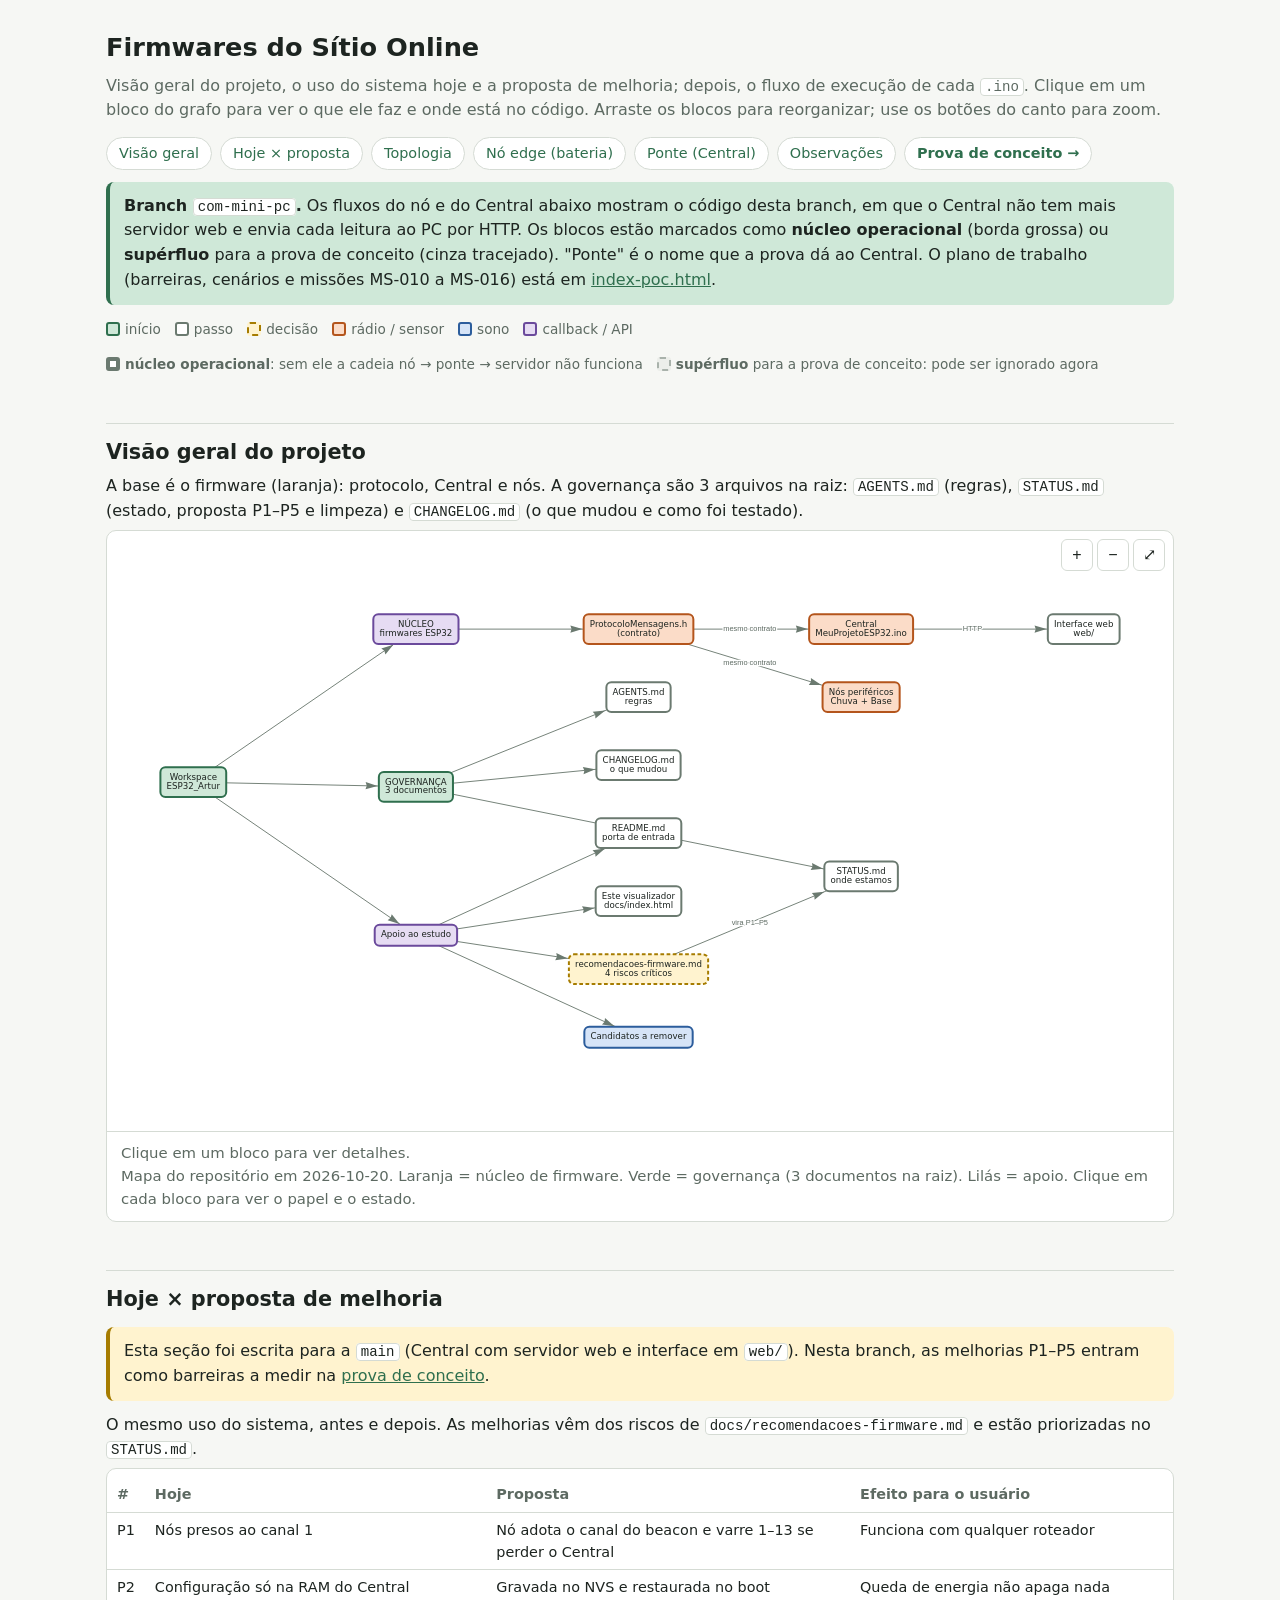
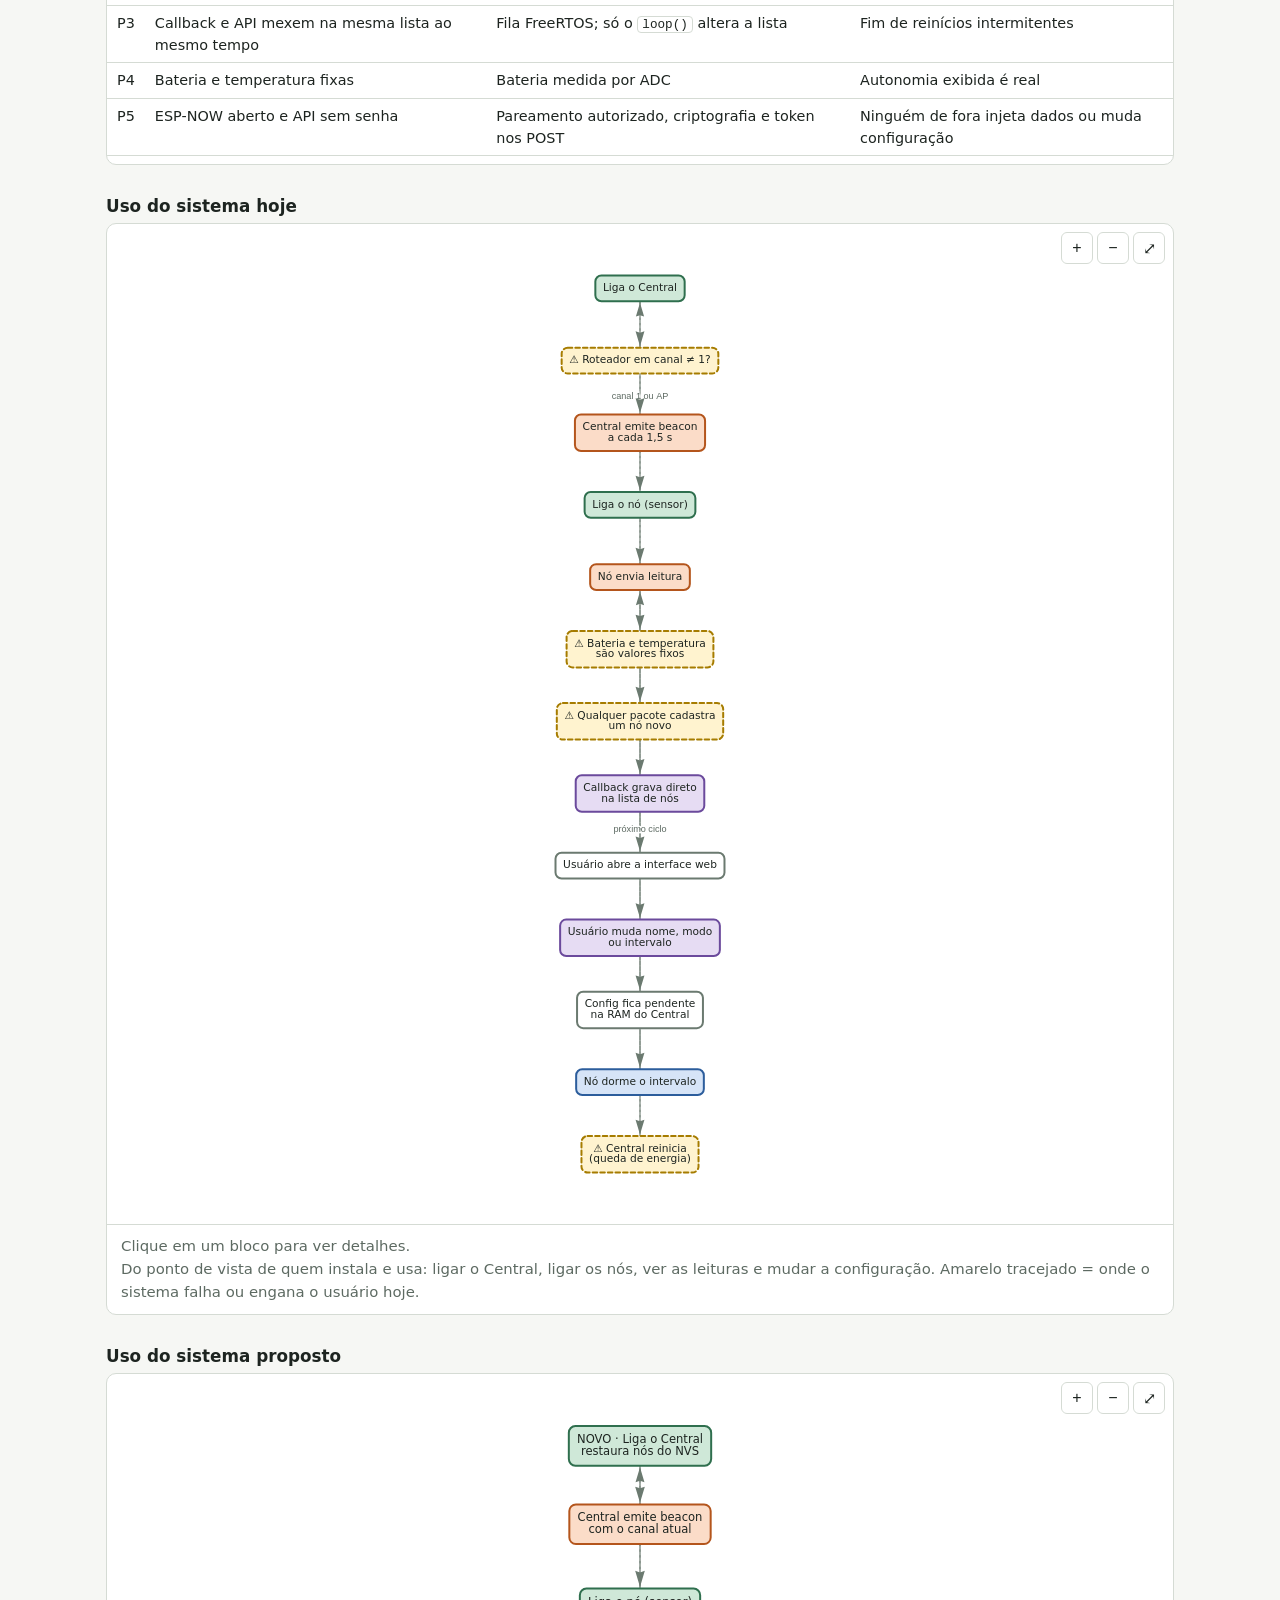
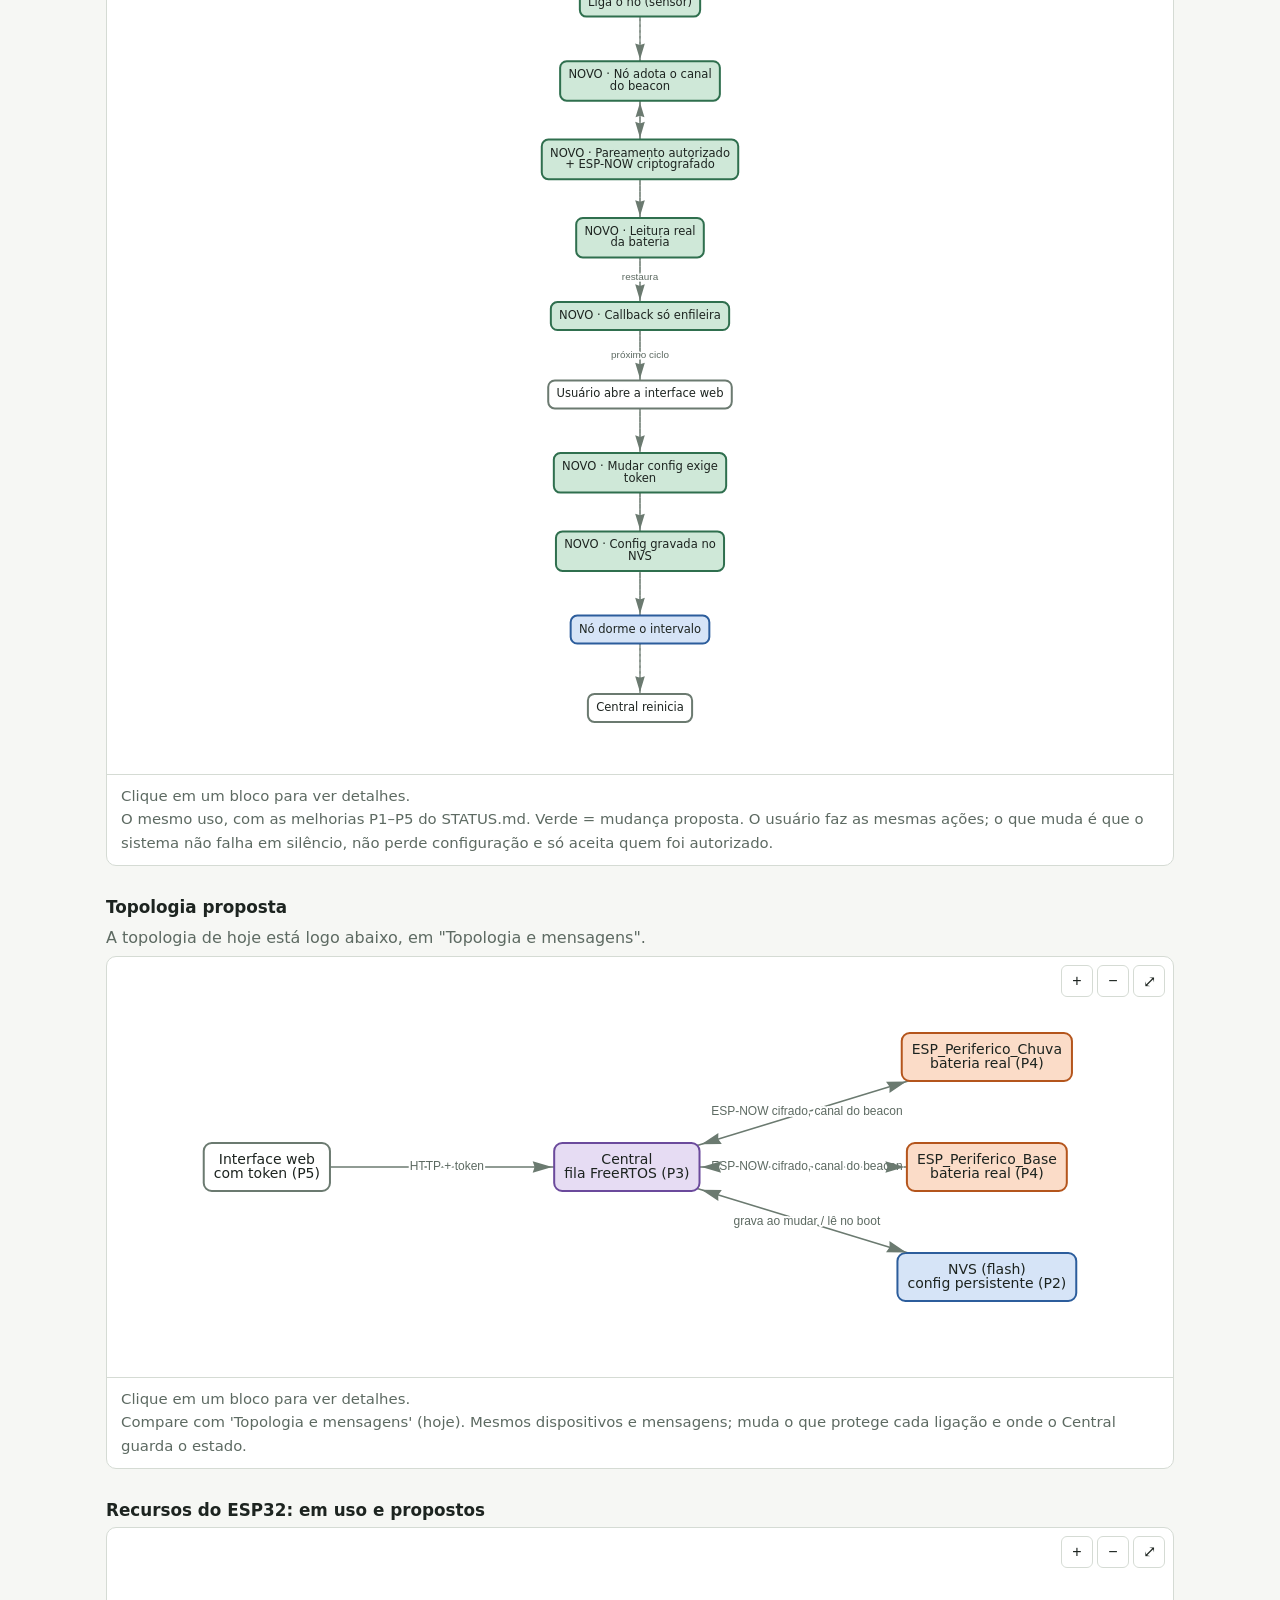
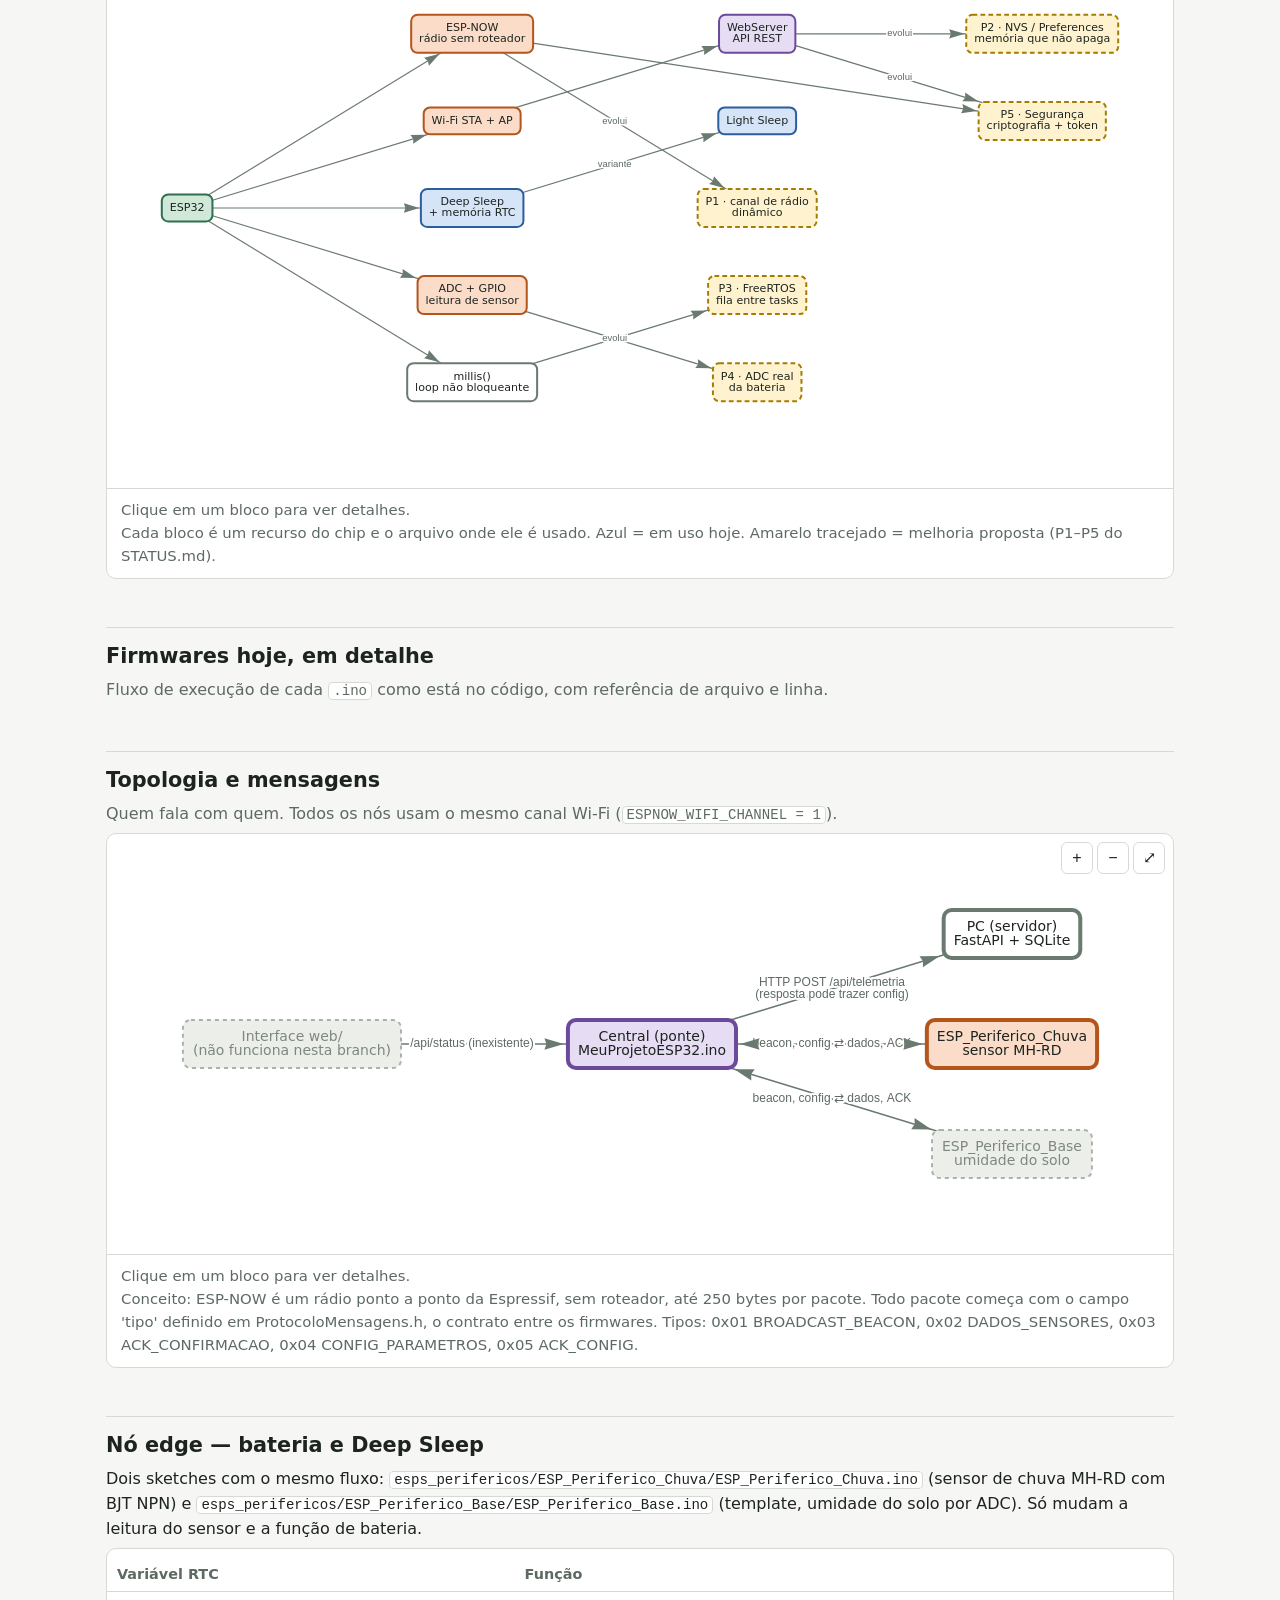
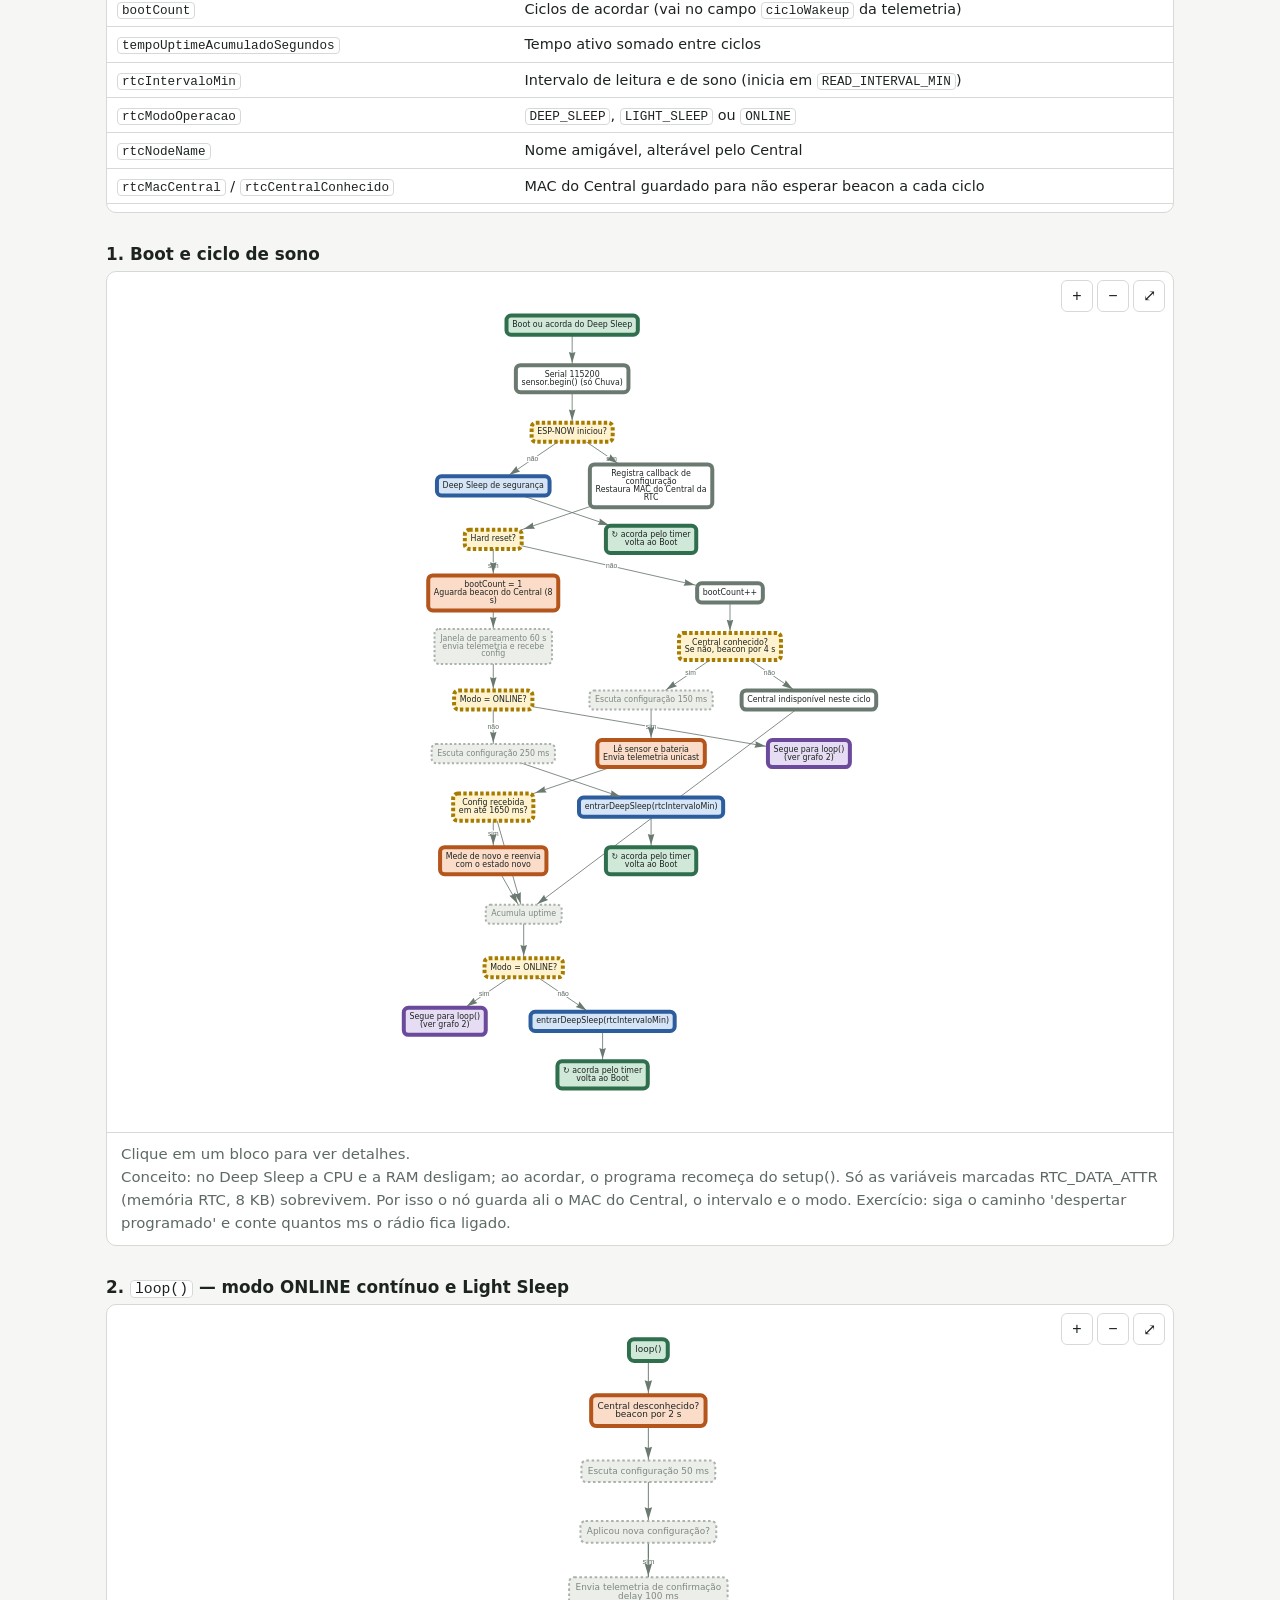
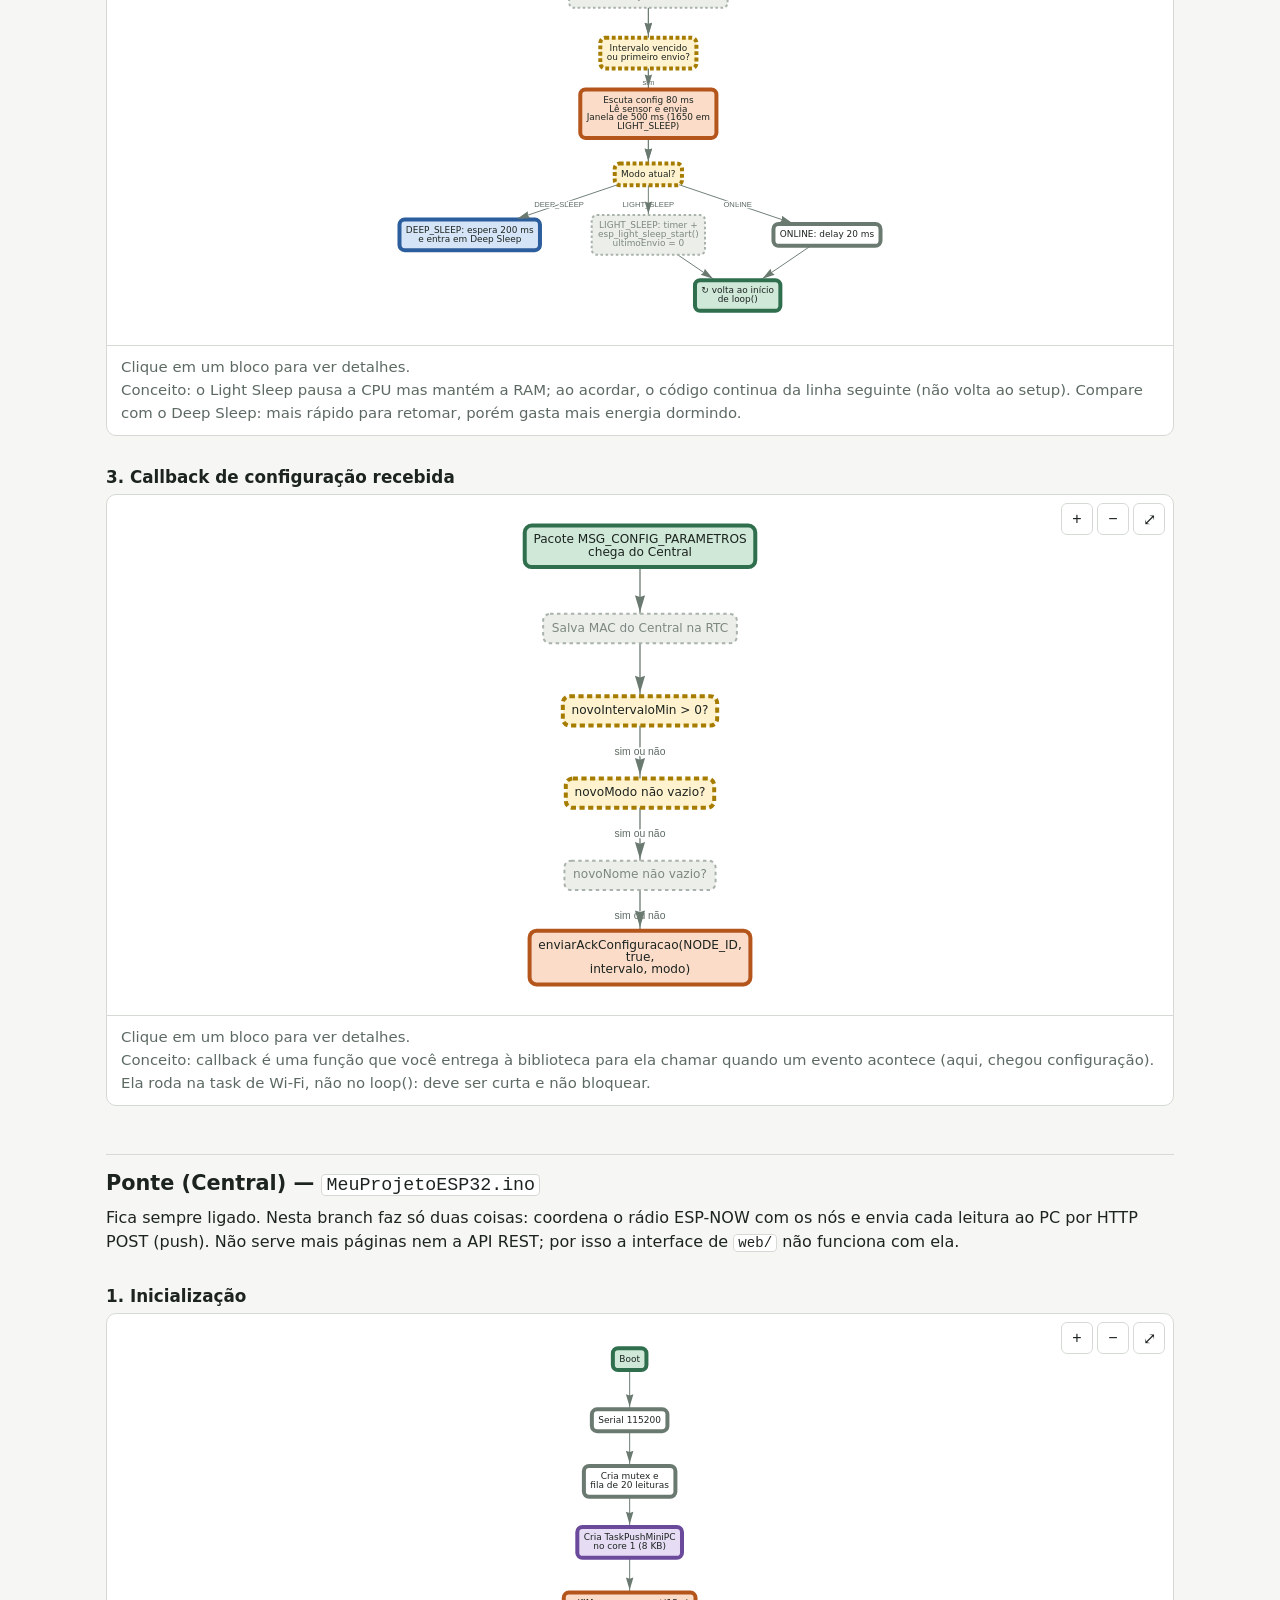
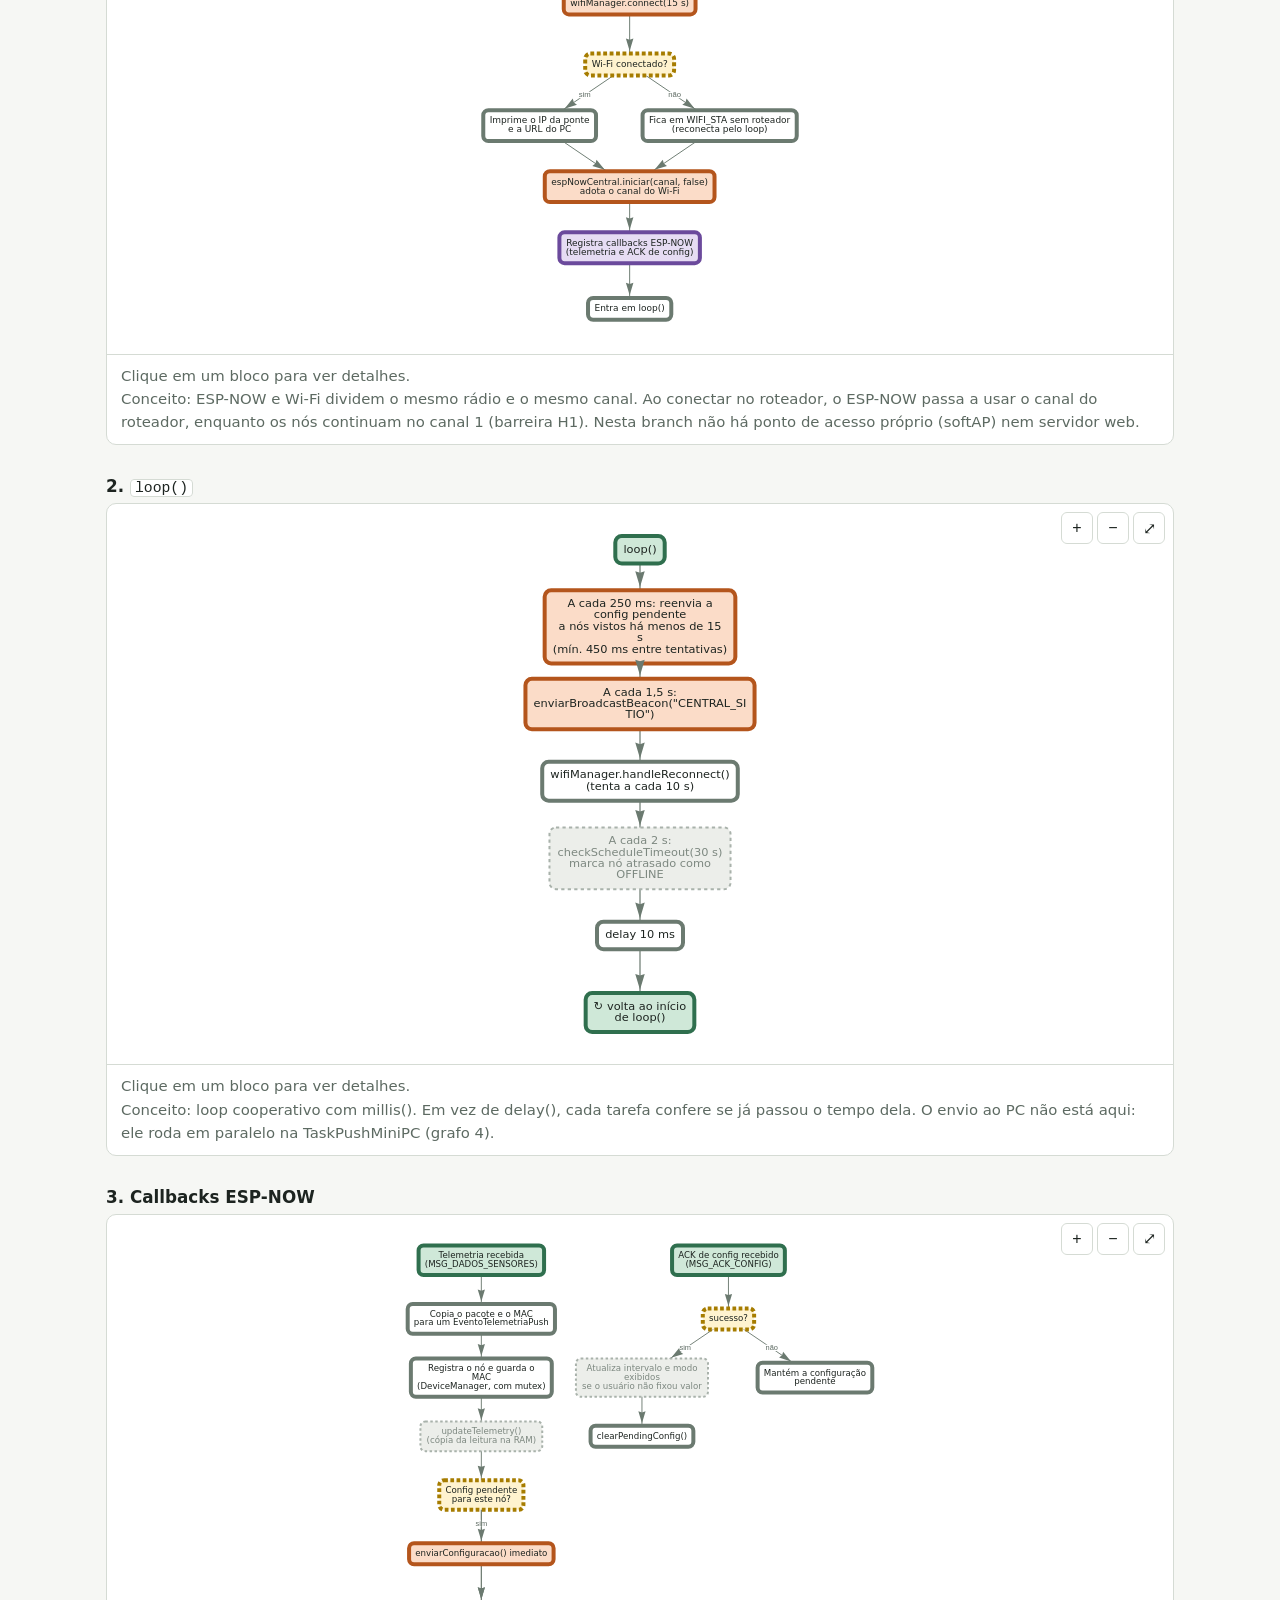
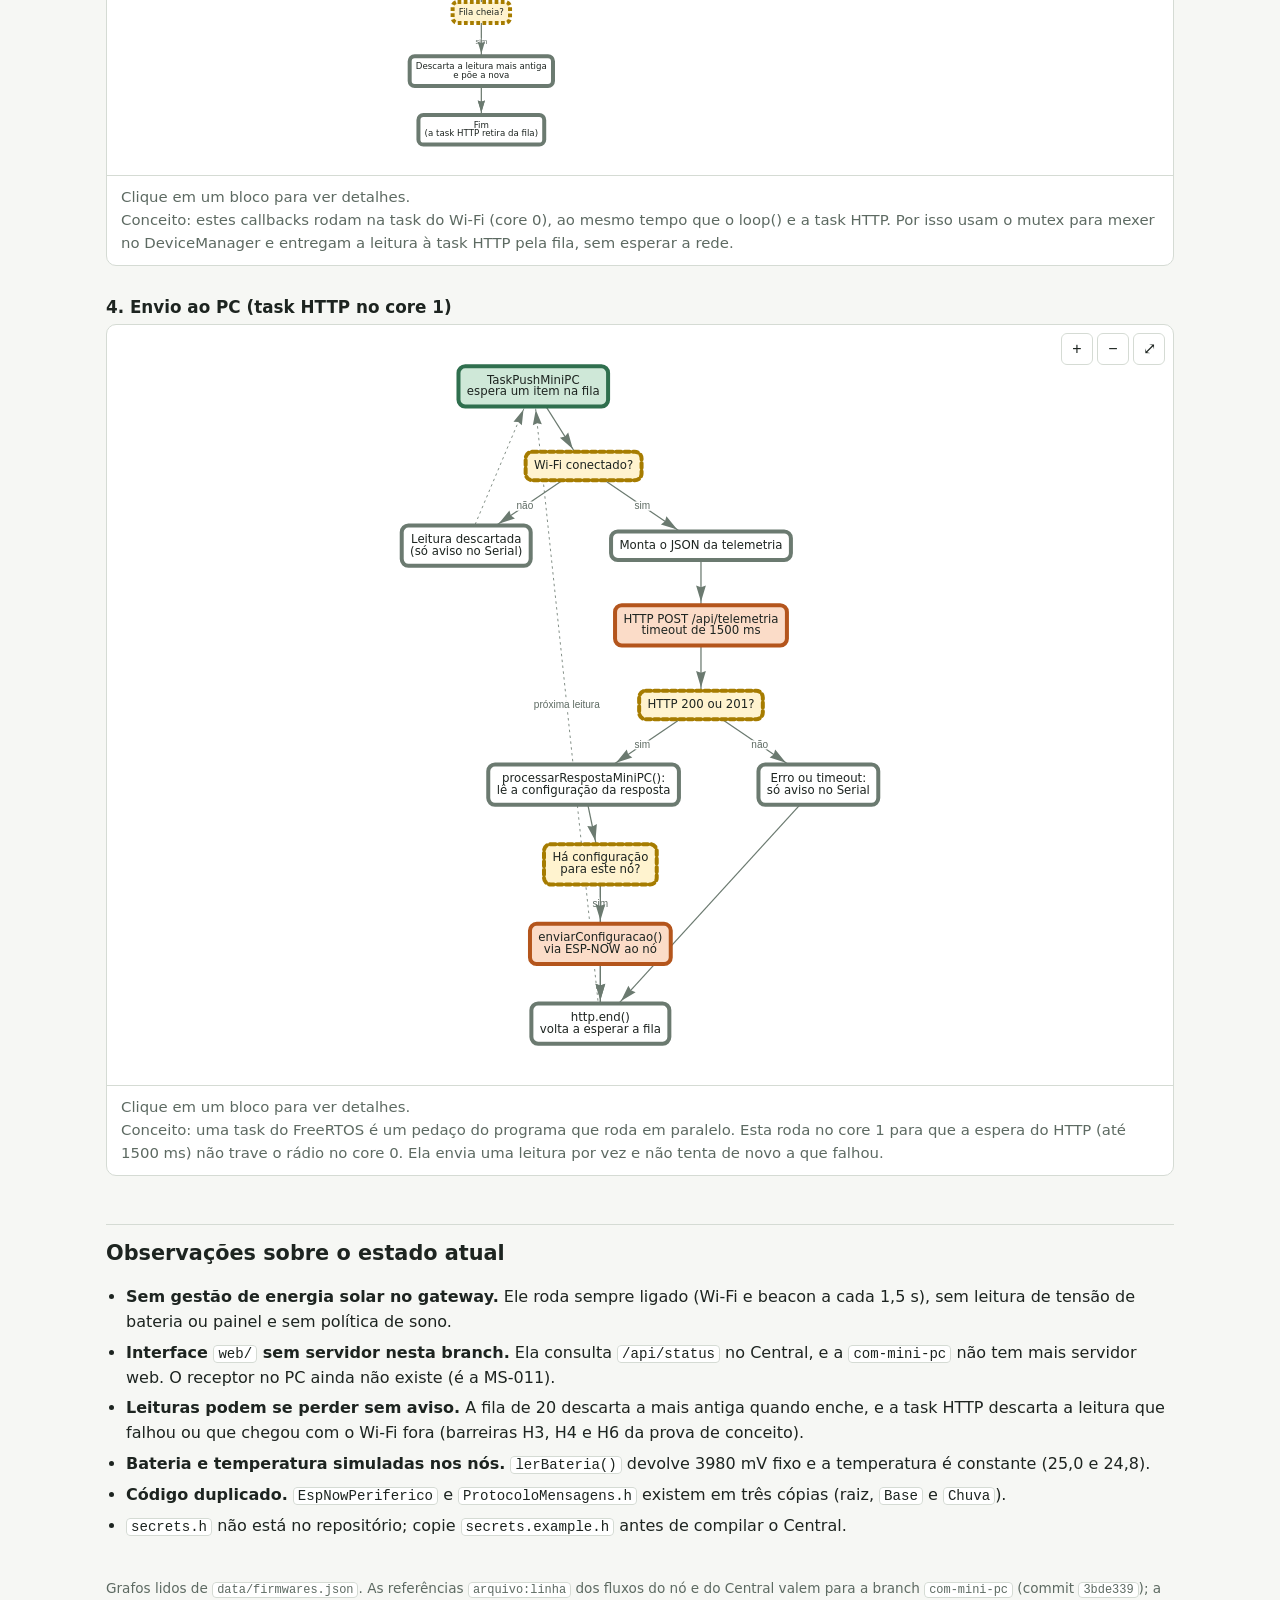
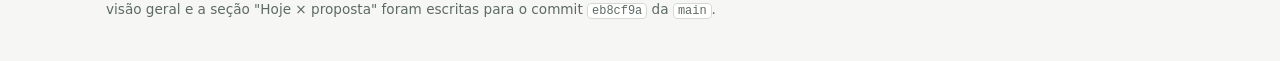
<file: docs/index.html>
<!doctype html>
<html lang="pt-BR">
<head>
<meta charset="utf-8">
<meta name="viewport" content="width=device-width, initial-scale=1">
<title>Firmwares do Sítio Online</title>
<link rel="stylesheet" href="visualizador.css">
</head>
<body>
<header>
  <h1>Firmwares do Sítio Online</h1>
  <p class="muted">Visão geral do projeto, o uso do sistema hoje e a proposta de melhoria; depois, o fluxo de execução de cada <code>.ino</code>. Clique em um bloco do grafo para ver o que ele faz e onde está no código. Arraste os blocos para reorganizar; use os botões do canto para zoom.</p>
  <nav>
    <a href="#inicio">Visão geral</a>
    <a href="#proposta">Hoje × proposta</a>
    <a href="#topologia">Topologia</a>
    <a href="#edge">Nó edge (bateria)</a>
    <a href="#gateway">Ponte (Central)</a>
    <a href="#obs">Observações</a>
    <a href="index-poc.html"><b>Prova de conceito →</b></a>
  </nav>
  <div class="callout"><b>Branch <code>com-mini-pc</code>.</b> Os fluxos do nó e do Central abaixo mostram o código desta branch, em que o
    Central não tem mais servidor web e envia cada leitura ao PC por HTTP. Os blocos estão marcados como <b>núcleo operacional</b> (borda grossa) ou
    <b>supérfluo</b> para a prova de conceito (cinza tracejado). "Ponte" é o nome que a prova dá ao Central. O plano de trabalho (barreiras, cenários e missões MS-010 a MS-016) está em
    <a href="index-poc.html">index-poc.html</a>.</div>
  <div class="legend" aria-label="Legenda">
    <span><i style="background:var(--n-start-bg);border-color:var(--n-start-bd)"></i>início</span>
    <span><i style="background:var(--n-step-bg);border-color:var(--n-step-bd)"></i>passo</span>
    <span><i style="background:var(--n-dec-bg);border-color:var(--n-dec-bd);border-style:dashed"></i>decisão</span>
    <span><i style="background:var(--n-io-bg);border-color:var(--n-io-bd)"></i>rádio / sensor</span>
    <span><i style="background:var(--n-sleep-bg);border-color:var(--n-sleep-bd)"></i>sono</span>
    <span><i style="background:var(--n-sub-bg);border-color:var(--n-sub-bd)"></i>callback / API</span>
  </div>
  <div class="legend" aria-label="Legenda do papel na prova de conceito">
    <span><i class="nucleo"></i><b>núcleo operacional</b>: sem ele a cadeia nó → ponte → servidor não funciona</span>
    <span><i class="superfluo"></i><b>supérfluo</b> para a prova de conceito: pode ser ignorado agora</span>
  </div>
  <noscript>Os grafos precisam de JavaScript.</noscript>
</header>

<main>
  <h2 id="inicio">Visão geral do projeto</h2>
  <p>A base é o firmware (laranja): protocolo, Central e nós. A governança são 3 arquivos na raiz: <code>AGENTS.md</code> (regras), <code>STATUS.md</code> (estado, proposta P1–P5 e limpeza) e <code>CHANGELOG.md</code> (o que mudou e como foi testado).</p>
  <div class="card"><div class="graph-wrap"><div class="tools"></div><div class="graph" id="g-avaliacao" style="height:600px"></div></div>
    <div class="detail"></div></div>
  <h2 id="proposta">Hoje × proposta de melhoria</h2>
  <p class="callout warn">Esta seção foi escrita para a <code>main</code> (Central com servidor web e interface em <code>web/</code>).
    Nesta branch, as melhorias P1–P5 entram como barreiras a medir na <a href="index-poc.html">prova de conceito</a>.</p>
  <p>O mesmo uso do sistema, antes e depois. As melhorias vêm dos riscos de <code>docs/recomendacoes-firmware.md</code> e estão priorizadas no <code>STATUS.md</code>.</p>
  <div class="tablewrap"><table>
    <tr><th>#</th><th>Hoje</th><th>Proposta</th><th>Efeito para o usuário</th></tr>
    <tr><td>P1</td><td>Nós presos ao canal 1</td><td>Nó adota o canal do beacon e varre 1–13 se perder o Central</td><td>Funciona com qualquer roteador</td></tr>
    <tr><td>P2</td><td>Configuração só na RAM do Central</td><td>Gravada no NVS e restaurada no boot</td><td>Queda de energia não apaga nada</td></tr>
    <tr><td>P3</td><td>Callback e API mexem na mesma lista ao mesmo tempo</td><td>Fila FreeRTOS; só o <code>loop()</code> altera a lista</td><td>Fim de reinícios intermitentes</td></tr>
    <tr><td>P4</td><td>Bateria e temperatura fixas</td><td>Bateria medida por ADC</td><td>Autonomia exibida é real</td></tr>
    <tr><td>P5</td><td>ESP-NOW aberto e API sem senha</td><td>Pareamento autorizado, criptografia e token nos POST</td><td>Ninguém de fora injeta dados ou muda configuração</td></tr>
  </table></div>
  <h3>Uso do sistema hoje</h3>
  <div class="card"><div class="graph-wrap"><div class="tools"></div><div class="graph" id="g-uso-atual" style="height:1000px"></div></div>
    <div class="detail"></div></div>
  <h3>Uso do sistema proposto</h3>
  <div class="card"><div class="graph-wrap"><div class="tools"></div><div class="graph" id="g-uso-proposto" style="height:1000px"></div></div>
    <div class="detail"></div></div>
  <h3>Topologia proposta</h3>
  <p class="muted">A topologia de hoje está logo abaixo, em "Topologia e mensagens".</p>
  <div class="card"><div class="graph-wrap"><div class="tools"></div><div class="graph" id="g-topo-proposta" style="height:420px"></div></div>
    <div class="detail"></div></div>
  <h3>Recursos do ESP32: em uso e propostos</h3>
  <div class="card"><div class="graph-wrap"><div class="tools"></div><div class="graph" id="g-capacidades" style="height:560px"></div></div>
    <div class="detail"></div></div>

  <h2 id="hoje">Firmwares hoje, em detalhe</h2>
  <p class="muted">Fluxo de execução de cada <code>.ino</code> como está no código, com referência de arquivo e linha.</p>

  <h2 id="topologia">Topologia e mensagens</h2>
  <p class="muted">Quem fala com quem. Todos os nós usam o mesmo canal Wi-Fi (<code>ESPNOW_WIFI_CHANNEL = 1</code>).</p>
  <div class="card"><div class="graph-wrap"><div class="tools"></div><div class="graph" id="g-topo" style="height:420px"></div></div>
    <div class="detail"></div></div>

  <h2 id="edge">Nó edge — bateria e Deep Sleep</h2>
  <p>Dois sketches com o mesmo fluxo: <code>esps_perifericos/ESP_Periferico_Chuva/ESP_Periferico_Chuva.ino</code> (sensor de chuva MH-RD com BJT NPN) e <code>esps_perifericos/ESP_Periferico_Base/ESP_Periferico_Base.ino</code> (template, umidade do solo por ADC). Só mudam a leitura do sensor e a função de bateria.</p>

  <div class="tablewrap"><table>
    <tr><th>Variável RTC</th><th>Função</th></tr>
    <tr><td><code>bootCount</code></td><td>Ciclos de acordar (vai no campo <code>cicloWakeup</code> da telemetria)</td></tr>
    <tr><td><code>tempoUptimeAcumuladoSegundos</code></td><td>Tempo ativo somado entre ciclos</td></tr>
    <tr><td><code>rtcIntervaloMin</code></td><td>Intervalo de leitura e de sono (inicia em <code>READ_INTERVAL_MIN</code>)</td></tr>
    <tr><td><code>rtcModoOperacao</code></td><td><code>DEEP_SLEEP</code>, <code>LIGHT_SLEEP</code> ou <code>ONLINE</code></td></tr>
    <tr><td><code>rtcNodeName</code></td><td>Nome amigável, alterável pelo Central</td></tr>
    <tr><td><code>rtcMacCentral</code> / <code>rtcCentralConhecido</code></td><td>MAC do Central guardado para não esperar beacon a cada ciclo</td></tr>
  </table></div>

  <h3>1. Boot e ciclo de sono</h3>
  <div class="card"><div class="graph-wrap"><div class="tools"></div><div class="graph" id="g-edge-boot" style="height:860px"></div></div>
    <div class="detail"></div></div>

  <h3>2. <code>loop()</code> — modo ONLINE contínuo e Light Sleep</h3>
  <div class="card"><div class="graph-wrap"><div class="tools"></div><div class="graph" id="g-edge-loop" style="height:640px"></div></div>
    <div class="detail"></div></div>

  <h3>3. Callback de configuração recebida</h3>
  <div class="card"><div class="graph-wrap"><div class="tools"></div><div class="graph" id="g-edge-cfg" style="height:520px"></div></div>
    <div class="detail"></div></div>

  <h2 id="gateway">Ponte (Central) — <code>MeuProjetoESP32.ino</code></h2>
  <p>Fica sempre ligado. Nesta branch faz só duas coisas: coordena o rádio ESP-NOW com os nós e envia cada leitura ao PC por
    HTTP POST (push). Não serve mais páginas nem a API REST; por isso a interface de <code>web/</code> não funciona com ela.</p>

  <h3>1. Inicialização</h3>
  <div class="card"><div class="graph-wrap"><div class="tools"></div><div class="graph" id="g-gw-setup" style="height:640px"></div></div>
    <div class="detail"></div></div>

  <h3>2. <code>loop()</code></h3>
  <div class="card"><div class="graph-wrap"><div class="tools"></div><div class="graph" id="g-gw-loop" style="height:560px"></div></div>
    <div class="detail"></div></div>

  <h3>3. Callbacks ESP-NOW</h3>
  <div class="card"><div class="graph-wrap"><div class="tools"></div><div class="graph" id="g-gw-cb" style="height:560px"></div></div>
    <div class="detail"></div></div>

  <h3>4. Envio ao PC (task HTTP no core 1)</h3>
  <div class="card"><div class="graph-wrap"><div class="tools"></div><div class="graph" id="g-gw-push" style="height:760px"></div></div>
    <div class="detail"></div></div>

  <section id="extras"></section>

  <h2 id="obs">Observações sobre o estado atual</h2>
  <ul class="notes">
    <li><b>Sem gestão de energia solar no gateway.</b> Ele roda sempre ligado (Wi-Fi e beacon a cada 1,5 s), sem leitura de tensão de bateria ou painel e sem política de sono.</li>
    <li><b>Interface <code>web/</code> sem servidor nesta branch.</b> Ela consulta <code>/api/status</code> no Central, e a <code>com-mini-pc</code> não tem mais servidor web. O receptor no PC ainda não existe (é a MS-011).</li>
    <li><b>Leituras podem se perder sem aviso.</b> A fila de 20 descarta a mais antiga quando enche, e a task HTTP descarta a leitura que falhou ou que chegou com o Wi-Fi fora (barreiras H3, H4 e H6 da prova de conceito).</li>
    <li><b>Bateria e temperatura simuladas nos nós.</b> <code>lerBateria()</code> devolve 3980 mV fixo e a temperatura é constante (25,0 e 24,8).</li>
    <li><b>Código duplicado.</b> <code>EspNowPeriferico</code> e <code>ProtocoloMensagens.h</code> existem em três cópias (raiz, <code>Base</code> e <code>Chuva</code>).</li>
    <li><b><code>secrets.h</code></b> não está no repositório; copie <code>secrets.example.h</code> antes de compilar o Central.</li>
  </ul>
</main>

<footer>Grafos lidos de <code>data/firmwares.json</code>. As referências <code>arquivo:linha</code> dos fluxos do nó e do Central valem para a branch <code>com-mini-pc</code> (commit <code>3bde339</code>); a visão geral e a seção "Hoje × proposta" foram escritas para o commit <code>eb8cf9a</code> da <code>main</code>. <span id="src"></span></footer>

<script src="vendor/vis-network.min.js"></script>
<script src="data/firmwares.js"></script>
<script src="visualizador.js"></script>
</body>
</html>
</file>
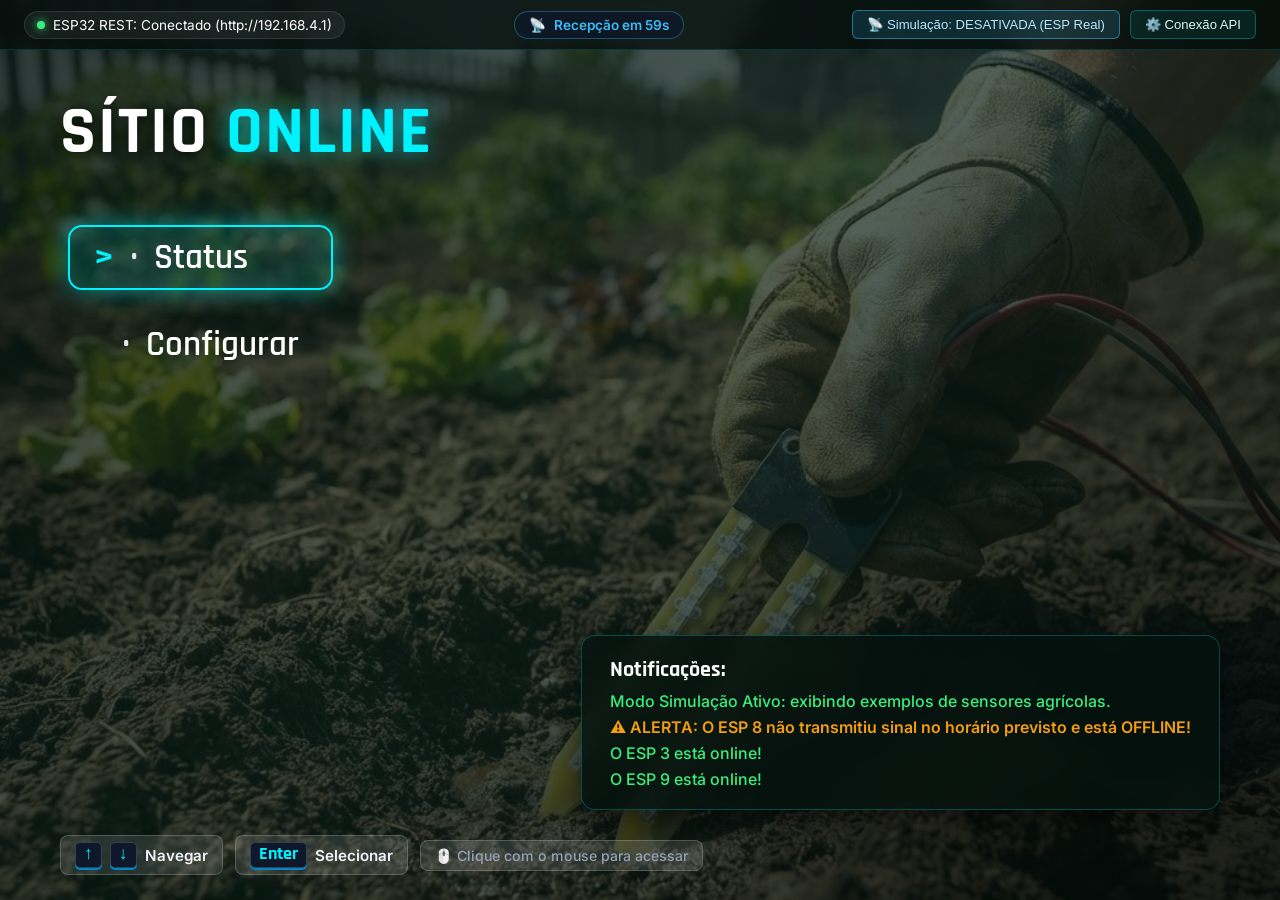
<file: web/index.html>
<!DOCTYPE html>
<html lang="pt-BR">
<head>
    <meta charset="UTF-8">
    <meta name="viewport" content="width=device-width, initial-scale=1.0">
    <title>Sítio Online - Monitoramento Agrícola ESP32</title>
    <link rel="stylesheet" href="styles.css">
    <link rel="preconnect" href="https://fonts.googleapis.com">
    <link rel="preconnect" href="https://fonts.gstatic.com" crossorigin>
    <link href="https://fonts.googleapis.com/css2?family=Rajdhani:wght@500;600;700&family=Inter:wght@300;400;500;600;700&display=swap" rel="stylesheet">
</head>
<body>
    <div id="app" class="app-container">
        <!-- Camada de Fundo Dinâmico (Menu Principal) -->
        <div id="dynamic-bg-container" class="bg-container">
            <div id="bg-slide-1" class="bg-slide bg-active" style="background-image: url('assets/sensor_solo.jpg');"></div>
            <div id="bg-slide-2" class="bg-slide" style="background-image: url('assets/sensor_mhrd.jpg');"></div>
            <div class="bg-gradient-overlay"></div>
        </div>

        <!-- Camada de Fundo com Opacidade Exata de 14% (Status e Configurações) -->
        <div id="subpage-bg-layer" class="subpage-bg-overlay"></div>

        <!-- Barra Superior com Indicador de Conexão com o ESP32 -->
        <header class="top-bar">
            <div class="api-status-badge" id="api-status-badge">
                <span class="status-dot online" id="api-status-dot"></span>
                <span id="api-status-text">ESP32 REST API: Conectado (192.168.4.1)</span>
            </div>
            <div class="reception-status-badge" id="reception-status-badge" title="Janela agendada de recepção de dados dos nós periféricos">
                <span class="reception-icon">📡</span>
                <span id="reception-text">Recepção em 60s</span>
            </div>
            <div class="queue-status-badge" id="queue-status-badge" title="Alterações pendentes para nós dormindo">
                <span class="queue-icon">⏳</span>
                <span id="queue-count-text">0 comandos na fila offline</span>
            </div>
            <div class="top-controls">
                <button class="top-btn simulation-active" id="btn-toggle-simulation" title="Alternar entre modo simulação e conexão real">🧪 Simulação: ATIVA</button>
                <button class="top-btn" id="btn-toggle-api-modal" title="Configurar IP do ESP32">⚙️ Conexão API</button>
            </div>
        </header>

        <!-- Painel Principal de Telas -->
        <main class="screens-viewport">
            <!-- TELA 1: MENU PRINCIPAL (Slides 1 e 2) -->
            <section id="screen-main-menu" class="screen-view active">
                <div class="brand-header">
                    <h1 class="main-title">SÍTIO <span class="highlight-cyan">ONLINE</span></h1>
                </div>

                <div class="menu-options-container">
                    <div class="menu-option active-target" data-action="go-status" id="menu-opt-status" title="Clique ou use Enter para abrir Status">
                        <span class="cursor-indicator">&gt;</span>
                        <span class="bullet">•</span>
                        <span class="opt-label">Status</span>
                    </div>
                    <div class="menu-option" data-action="go-config" id="menu-opt-config" title="Clique ou use Enter para abrir Configurações">
                        <span class="cursor-indicator">&gt;</span>
                        <span class="bullet">•</span>
                        <span class="opt-label">Configurar</span>
                    </div>
                </div>

                <div class="notifications-card" id="notifications-box">
                    <h3 class="notifications-title">Notificações:</h3>
                    <div class="notifications-list" id="notifications-content">
                        <p class="notif-item">O ESP 3 está online!</p>
                        <p class="notif-item">O ESP 9 está online!</p>
                    </div>
                </div>

                <footer class="screen-footer-legend">
                    <div class="legend-pc-controls">
                        <span class="control-badge"><kbd>↑</kbd> <kbd>↓</kbd> Navegar</span>
                        <span class="control-badge"><kbd>Enter</kbd> Selecionar</span>
                        <span class="control-badge mouse-hint">🖱️ Clique com o mouse para acessar</span>
                    </div>
                </footer>
            </section>

            <!-- TELA 2: STATUS - PÁGINA 1 (Slide 3) -->
            <section id="screen-status-p1" class="screen-view subpage-view">
                <div class="subpage-header">
                    <h2 class="subpage-title">STATUS</h2>
                    <div class="status-pagination-indicators">
                        <span class="page-indicator" id="status-col-indicator">Colunas: 1/2</span>
                        <span class="row-page-indicator" id="status-row-indicator">Linhas: 1/2 (Nós 1 a 5 de 10)</span>
                    </div>
                </div>

                <div class="table-container" id="status-table-p1-container">
                    <table class="data-table" id="table-status-p1">
                        <thead>
                            <tr>
                                <th>Nó</th>
                                <th>Conectividade</th>
                                <th>Modo atual</th>
                                <th>Estimativa de Bateria</th>
                                <th>Última atualização</th>
                                <th>Dado do sensor</th>
                            </tr>
                        </thead>
                        <tbody id="tbody-status-p1">
                            <!-- Preenchido dinamicamente via JS -->
                        </tbody>
                    </table>
                    <div class="empty-state-message" id="empty-status-message">
                        Nenhum ESP Online ou Configurado
                    </div>
                </div>

                <footer class="subpage-footer-legend">
                    <button class="footer-btn action-return" id="btn-status-return" title="Retornar ao Menu Principal (Esc)">
                        <span class="btn-icon">&lt;</span> RETORNAR <span class="key-tag">Esc</span>
                    </button>
                    <button class="footer-btn action-scroll" id="btn-status-scroll" title="Descer e mostrar mais microcontroladores (Seta Baixo ou C)">
                        <span class="btn-icon">v</span> MAIS LINHAS / ESPs <span class="key-tag">↓</span>
                    </button>
                    <button class="footer-btn action-next" id="btn-status-next-page" title="Ver próximas colunas de status (Tab ou Seta Direita)">
                        PRÓXIMA PÁGINA (COLUNAS) <span class="key-tag">Tab / &gt;</span> <span class="btn-icon">&gt;</span>
                    </button>
                </footer>
            </section>

            <!-- TELA 3: STATUS - PÁGINA 2 (Slide 4) -->
            <section id="screen-status-p2" class="screen-view subpage-view">
                <div class="subpage-header">
                    <h2 class="subpage-title">STATUS</h2>
                    <div class="status-pagination-indicators">
                        <span class="page-indicator">Colunas: 2/2</span>
                        <span class="row-page-indicator" id="status-row-indicator-p2">Linhas: 1/2 (Nós 1 a 5 de 10)</span>
                    </div>
                </div>

                <div class="table-container">
                    <table class="data-table" id="table-status-p2">
                        <thead>
                            <tr>
                                <th>Nó</th>
                                <th>Próxima atualização</th>
                                <th>Consumo Médio (Estimado)</th>
                                <th>Tempo Total em Operação</th>
                                <th>Fila Offline (Deep Sleep)</th>
                            </tr>
                        </thead>
                        <tbody id="tbody-status-p2">
                            <!-- Preenchido dinamicamente via JS -->
                        </tbody>
                    </table>
                    <div class="empty-state-message" id="empty-status-message-p2">
                        Nenhum ESP Online ou Configurado
                    </div>
                </div>

                <footer class="subpage-footer-legend">
                    <button class="footer-btn action-return" id="btn-status-prev-page" title="Retornar à página anterior de colunas (Esc ou Seta Esquerda)">
                        <span class="btn-icon">&lt;</span> PÁGINA ANTERIOR <span class="key-tag">Esc / &lt;</span>
                    </button>
                    <button class="footer-btn action-scroll" id="btn-status-scroll-p2" title="Descer e mostrar mais microcontroladores (Seta Baixo ou C)">
                        <span class="btn-icon">v</span> MAIS LINHAS / ESPs <span class="key-tag">↓</span>
                    </button>
                </footer>
            </section>

            <!-- TELA 4: CONFIGURAÇÕES - LISTA DE ESPs (Slides 5 e 6) -->
            <section id="screen-config-list" class="screen-view subpage-view">
                <div class="subpage-header">
                    <h2 class="subpage-title">CONFIGURAÇÕES</h2>
                </div>

                <div class="config-selection-area">
                    <div class="config-instruction-banner">
                        <span id="config-instruction-text">CLIQUE NO ESP OU DIGITE 1 A 7</span>
                        <small class="instruction-sub">ou use as setas ↑ ↓ e Enter para confirmar</small>
                    </div>

                    <div class="esp-list-cards" id="esp-config-list-container">
                        <!-- Itens dos ESPs gerados dinamicamente -->
                    </div>

                    <div class="empty-state-message" id="empty-config-message">
                        Nenhum ESP conectado
                    </div>
                </div>

                <footer class="subpage-footer-legend">
                    <button class="footer-btn action-return" id="btn-config-list-return" title="Retornar ao Menu Principal (Esc)">
                        <span class="btn-icon">&lt;</span> RETORNAR <span class="key-tag">Esc</span>
                    </button>
                    <div class="legend-pc-controls">
                        <span class="control-badge"><kbd>↑</kbd> <kbd>↓</kbd> Navegar</span>
                        <span class="control-badge"><kbd>Enter</kbd> Selecionar ESP</span>
                        <span class="control-badge mouse-hint">🖱️ Clique direto no card</span>
                    </div>
                </footer>
            </section>

            <!-- TELA 5: CONFIGURAÇÕES DO ESP SELECIONADO (Slide 7) -->
            <section id="screen-esp-options" class="screen-view subpage-view">
                <div class="subpage-header">
                    <h2 class="subpage-title">CONFIGURAÇÕES</h2>
                    <h3 class="subpage-subtitle" id="selected-esp-title">ESP 1</h3>
                </div>

                <div class="esp-suboptions-list">
                    <div class="esp-subopt active-target" data-opt="rename" id="subopt-rename" title="Clique ou use Enter para Renomear">
                        <span class="cursor-indicator">&gt;</span>
                        <span class="subopt-text">Renomear</span>
                    </div>
                    <div class="esp-subopt" data-opt="interval" id="subopt-interval" title="Clique ou use Enter para Definir intervalo">
                        <span class="cursor-indicator">&gt;</span>
                        <span class="subopt-text">Definir intervalo de leitura</span>
                        <span class="subopt-value" id="val-preview-interval">(atual: 60s)</span>
                    </div>
                    <div class="esp-subopt" data-opt="unit" id="subopt-unit" title="Clique ou use Enter para Definir unidade">
                        <span class="cursor-indicator">&gt;</span>
                        <span class="subopt-text">Definir unidade de medida</span>
                        <span class="subopt-value" id="val-preview-unit">(atual: % Umidade)</span>
                    </div>
                    <div class="esp-subopt" data-opt="mode" id="subopt-mode" title="Clique ou use Enter para Definir modo de energia">
                        <span class="cursor-indicator">&gt;</span>
                        <span class="subopt-text">Definir modo</span>
                        <span class="subopt-value" id="val-preview-mode">(atual: ONLINE)</span>
                    </div>
                    <div class="esp-subopt" data-opt="power" id="subopt-power" title="Clique ou use Enter para Definir fonte de alimentação">
                        <span class="cursor-indicator">&gt;</span>
                        <span class="subopt-text">Definir fonte de alimentação</span>
                        <span class="subopt-value" id="val-preview-power">(atual: Bateria 2500 mAh)</span>
                    </div>
                    <div class="esp-subopt danger-opt" data-opt="delete" id="subopt-delete" title="Clique ou use Enter para Apagar este periférico">
                        <span class="cursor-indicator">&gt;</span>
                        <span class="subopt-text">🗑️ Apagar periférico</span>
                        <span class="subopt-value danger-text">Excluir do sistema</span>
                    </div>
                </div>

                <div class="sync-status-box" id="esp-sync-badge">
                    <span class="sync-icon">⚡</span>
                    <span id="esp-sync-status-text">Status: Conectado e Sincronizado</span>
                </div>

                <footer class="subpage-footer-legend">
                    <button class="footer-btn action-return" id="btn-esp-options-return" title="Retornar à lista de ESPs (Esc)">
                        <span class="btn-icon">&lt;</span> RETORNAR <span class="key-tag">Esc</span>
                    </button>
                    <div class="legend-pc-controls">
                        <span class="control-badge"><kbd>↑</kbd> <kbd>↓</kbd> Navegar</span>
                        <span class="control-badge"><kbd>Enter</kbd> Selecionar Opção</span>
                        <span class="control-badge mouse-hint">🖱️ Clique direto na opção</span>
                    </div>
                </footer>
            </section>

            <!-- TELA 6: TECLADO VIRTUAL DE DIGITAÇÃO (Slide 8) -->
            <section id="screen-virtual-keyboard" class="screen-view subpage-view">
                <div class="vk-header">
                    <h3 class="vk-field-label" id="vk-field-label">(NOME SENDO DIGITADO)</h3>
                    <div class="vk-display-box">
                        <span id="vk-text-preview" class="vk-text-content">MEU_ESP_1</span>
                        <span class="vk-caret"></span>
                    </div>
                    <div class="vk-slots-decor" id="vk-slots-decor">_ _ _ _ _ _ _ _ _ _</div>
                </div>

                <div class="virtual-keyboard-grid" id="vk-grid">
                    <!-- Gerado dinamicamente via JS com linha de números, QWERTYUIOP, etc. -->
                </div>

                <div class="vk-pc-guide">
                    <div class="vk-guide-item"><span class="key-tag">Teclado PC</span> Digitação direta de letras, números e símbolos</div>
                    <div class="vk-guide-item"><span class="key-tag">Enter</span> Salvar</div>
                    <div class="vk-guide-item"><span class="key-tag">Backspace</span> Apagar</div>
                    <div class="vk-guide-item"><span class="key-tag">Esc</span> Cancelar</div>
                </div>

                <footer class="vk-footer-controls">
                    <button class="vk-btn-cancel" id="btn-vk-cancel" title="Cancelar e voltar (Esc)">
                        <span class="key-badge">Esc</span> CANCELAR
                    </button>
                    <button class="vk-btn-save" id="btn-vk-save" title="Salvar alteração (Enter)">
                        <span class="key-badge">Enter</span> SALVAR
                    </button>
                </footer>
            </section>

            <!-- TELA 7: SELETOR DE MODO DE ENERGIA -->
            <section id="screen-mode-selector" class="screen-view subpage-view">
                <div class="subpage-header">
                    <h2 class="subpage-title">DEFINIR MODO DE ENERGIA</h2>
                    <h3 class="subpage-subtitle" id="mode-esp-title">ESP 1</h3>
                </div>

                <div class="mode-options-container" id="mode-options-list">
                    <div class="mode-card active-target" data-mode="ONLINE" id="mode-opt-online" title="Clique ou use Enter para confirmar">
                        <span class="cursor-indicator">&gt;</span>
                        <div class="mode-info">
                            <h4>ONLINE (Contínuo)</h4>
                            <p>ESP32 sempre ativo, responde imediatamente a requisições e comandos.</p>
                        </div>
                    </div>
                    <div class="mode-card" data-mode="LIGHT SLEEP" id="mode-opt-light" title="Clique ou use Enter para confirmar">
                        <span class="cursor-indicator">&gt;</span>
                        <div class="mode-info">
                            <h4>LIGHT SLEEP</h4>
                            <p>Economia moderada. Acorda periodicamente ou via interrupção de pino.</p>
                        </div>
                    </div>
                    <div class="mode-card" data-mode="DEEP SLEEP" id="mode-opt-deep" title="Clique ou use Enter para confirmar">
                        <span class="cursor-indicator">&gt;</span>
                        <div class="mode-info">
                            <h4>DEEP SLEEP</h4>
                            <p>Máxima economia de bateria. Alterações ficarão na fila e serão aplicadas ao acordar.</p>
                        </div>
                    </div>
                </div>

                <footer class="subpage-footer-legend">
                    <button class="footer-btn action-return" id="btn-mode-return" title="Retornar às opções (Esc)">
                        <span class="btn-icon">&lt;</span> RETORNAR <span class="key-tag">Esc</span>
                    </button>
                    <div class="legend-pc-controls">
                        <span class="control-badge"><kbd>↑</kbd> <kbd>↓</kbd> Navegar</span>
                        <span class="control-badge"><kbd>Enter</kbd> Confirmar Modo</span>
                        <span class="control-badge mouse-hint">🖱️ Clique no modo para selecionar</span>
                    </div>
                </footer>
            </section>

            <!-- TELA 8: SELETOR DE FONTE DE ALIMENTAÇÃO -->
            <section id="screen-power-selector" class="screen-view subpage-view">
                <div class="subpage-header">
                    <h2 class="subpage-title">FONTE DE ALIMENTAÇÃO</h2>
                    <h3 class="subpage-subtitle" id="power-esp-title">ESP 1</h3>
                </div>

                <div class="power-options-container" id="power-options-list">
                    <div class="power-card active-target" data-power="BATTERY_2500" id="power-opt-bat2500" title="Clique ou use Enter para confirmar">
                        <span class="cursor-indicator">&gt;</span>
                        <div class="power-icon">🔋</div>
                        <div class="power-info">
                            <h4>Bateria Li-ion 18650 (2500 mAh)</h4>
                            <p>Célula padrão recarregável. Autonomia típica de meses em Deep Sleep.</p>
                        </div>
                    </div>
                    <div class="power-card" data-power="BATTERY_5000" id="power-opt-bat5000" title="Clique ou use Enter para confirmar">
                        <span class="cursor-indicator">&gt;</span>
                        <div class="power-icon">🔋🔋</div>
                        <div class="power-info">
                            <h4>Bateria Dupla / Banco Li-ion (5000 mAh)</h4>
                            <p>2x células em paralelo ou LiPo de alta capacidade para estações remotas.</p>
                        </div>
                    </div>
                    <div class="power-card" data-power="BATTERY_1200" id="power-opt-bat1200" title="Clique ou use Enter para confirmar">
                        <span class="cursor-indicator">&gt;</span>
                        <div class="power-icon">🪫</div>
                        <div class="power-info">
                            <h4>Pilhas AA / Compacta (1200 mAh)</h4>
                            <p>Pilhas convencionais ou célula compacta para medições temporárias.</p>
                        </div>
                    </div>
                    <div class="power-card" data-power="DC" id="power-opt-dc" title="Clique ou use Enter para confirmar">
                        <span class="cursor-indicator">&gt;</span>
                        <div class="power-icon">🔌</div>
                        <div class="power-info">
                            <h4>Fonte DC / Tomada (Rede Elétrica 5V/12V)</h4>
                            <p>Alimentação contínua ininterrupta (sem bateria). Autonomia ilimitada (∞ Contínuo).</p>
                        </div>
                    </div>
                    <div class="power-card" data-power="SOLAR" id="power-opt-solar" title="Clique ou use Enter para confirmar">
                        <span class="cursor-indicator">&gt;</span>
                        <div class="power-icon">☀️</div>
                        <div class="power-info">
                            <h4>Painel Solar + Bateria (Híbrido)</h4>
                            <p>Módulo solar com bateria tampão (2500 mAh). Sistema autossuficiente em campo.</p>
                        </div>
                    </div>
                    <div class="power-card" data-power="CUSTOM_MAH" id="power-opt-custom" title="Clique ou use Enter para digitar capacidade">
                        <span class="cursor-indicator">&gt;</span>
                        <div class="power-icon">⚙️</div>
                        <div class="power-info">
                            <h4>Capacidade Personalizada (Editar mAh)</h4>
                            <p>Definir capacidade específica da bateria em mAh usando o teclado virtual ou teclado do PC.</p>
                        </div>
                    </div>
                </div>

                <footer class="subpage-footer-legend">
                    <button class="footer-btn action-return" id="btn-power-return" title="Retornar às opções (Esc)">
                        <span class="btn-icon">&lt;</span> RETORNAR <span class="key-tag">Esc</span>
                    </button>
                    <div class="legend-pc-controls">
                        <span class="control-badge"><kbd>↑</kbd> <kbd>↓</kbd> Navegar</span>
                        <span class="control-badge"><kbd>Enter</kbd> Confirmar Fonte</span>
                        <span class="control-badge mouse-hint">🖱️ Clique no card para selecionar</span>
                    </div>
                </footer>
            </section>
        </main>

        <!-- MODAL DE CONFIGURAÇÃO DA API REST DO ESP32 -->
        <div class="modal-backdrop" id="modal-api-config">
            <div class="modal-dialog">
                <div class="modal-header">
                    <h3>Configurações de Conexão com ESP32</h3>
                    <button class="modal-close-btn" id="btn-close-modal">✕</button>
                </div>
                <div class="modal-body">
                    <label for="input-esp-ip">Endereço IP / URL do ESP32 REST Server:</label>
                    <input type="text" id="input-esp-ip" value="http://192.168.4.1" placeholder="http://192.168.4.1 ou http://192.168.1.50">

                    <label for="input-sync-interval">Intervalo de atualização (Polling):</label>
                    <select id="input-sync-interval">
                        <option value="2000">2 segundos (Rápido)</option>
                        <option value="4000" selected>4 segundos (Padrão)</option>
                        <option value="8000">8 segundos (Econômico)</option>
                    </select>

                    <div class="mode-toggle-group">
                        <label>
                            <input type="checkbox" id="chk-simulator-mode">
                            Modo Simulador Offline Ativo (Desmarque para exibir apenas dados do ESP Central real)
                        </label>
                    </div>

                    <div class="schedule-config-group" style="margin-top: 15px; padding-top: 12px; border-top: 1px solid #334155;">
                        <h4 style="color: #38bdf8; margin-bottom: 6px; font-size: 0.95rem;">Janela Agendada de Recepção de Dados (Periféricos):</h4>
                        <p style="font-size: 0.8rem; color: #94a3b8; margin-bottom: 10px;">
                            A interface web cessa automaticamente todas as requisições HTTP durante a janela para evitar colisões e perda de pacotes no rádio do ESP Central.
                        </p>
                        <div style="display: flex; gap: 12px;">
                            <div style="flex: 1;">
                                <label for="input-reception-cycle" style="font-size: 0.8rem;">Ciclo entre janelas (segundos):</label>
                                <input type="number" id="input-reception-cycle" value="60" min="15" max="600" style="width: 100%; padding: 6px; border-radius: 6px; background: #0f172a; border: 1px solid #334155; color: #fff;">
                            </div>
                            <div style="flex: 1;">
                                <label for="input-reception-duration" style="font-size: 0.8rem;">Duração da janela (segundos):</label>
                                <input type="number" id="input-reception-duration" value="10" min="3" max="60" style="width: 100%; padding: 6px; border-radius: 6px; background: #0f172a; border: 1px solid #334155; color: #fff;">
                            </div>
                        </div>
                    </div>

                    <div class="pending-queue-summary" style="margin-top: 15px;">
                        <h4>Fila de Comandos Offline (Deep Sleep):</h4>
                        <div id="modal-queue-items" class="modal-queue-list">
                            <p class="empty-queue-msg">Nenhum comando na fila no momento.</p>
                        </div>
                    </div>
                </div>
                <div class="modal-footer">
                    <button class="modal-btn secondary" id="btn-modal-cancel">Fechar</button>
                    <button class="modal-btn primary" id="btn-modal-save">Salvar e Conectar</button>
                </div>
            </div>
        </div>
        <!-- MODAL DE CONFIRMAÇÃO PARA APAGAR PERIFÉRICO -->
        <div class="modal-backdrop" id="modal-confirm-delete">
            <div class="modal-dialog modal-dialog-danger">
                <div class="modal-header">
                    <h3 style="color: #ef4444;">⚠️ Confirmar Exclusão de Periférico</h3>
                    <button class="modal-close-btn" id="btn-close-delete-modal">✕</button>
                </div>
                <div class="modal-body">
                    <p style="font-size: 1.05rem; color: #f8fafc; margin-bottom: 12px;">
                        Tem certeza de que deseja apagar o periférico <strong id="delete-esp-name" style="color: #38bdf8;">ESP 1</strong>?
                    </p>
                    <p style="font-size: 0.85rem; color: #94a3b8; line-height: 1.4;">
                        Esta ação removerá este microcontrolador da base de dados, da fila de sincronização e do registro do ESP Central. Caso ele transmita dados novamente no futuro via ESP-NOW, ele será redescoberto automaticamente.
                    </p>
                </div>
                <div class="modal-footer">
                    <button class="modal-btn secondary" id="btn-cancel-delete">Cancelar (Esc)</button>
                    <button class="modal-btn danger" id="btn-confirm-delete">🗑️ Sim, Apagar Periférico (Enter)</button>
                </div>
            </div>
        </div>
    </div>

    <script src="app.js"></script>
</body>
</html>
</file>
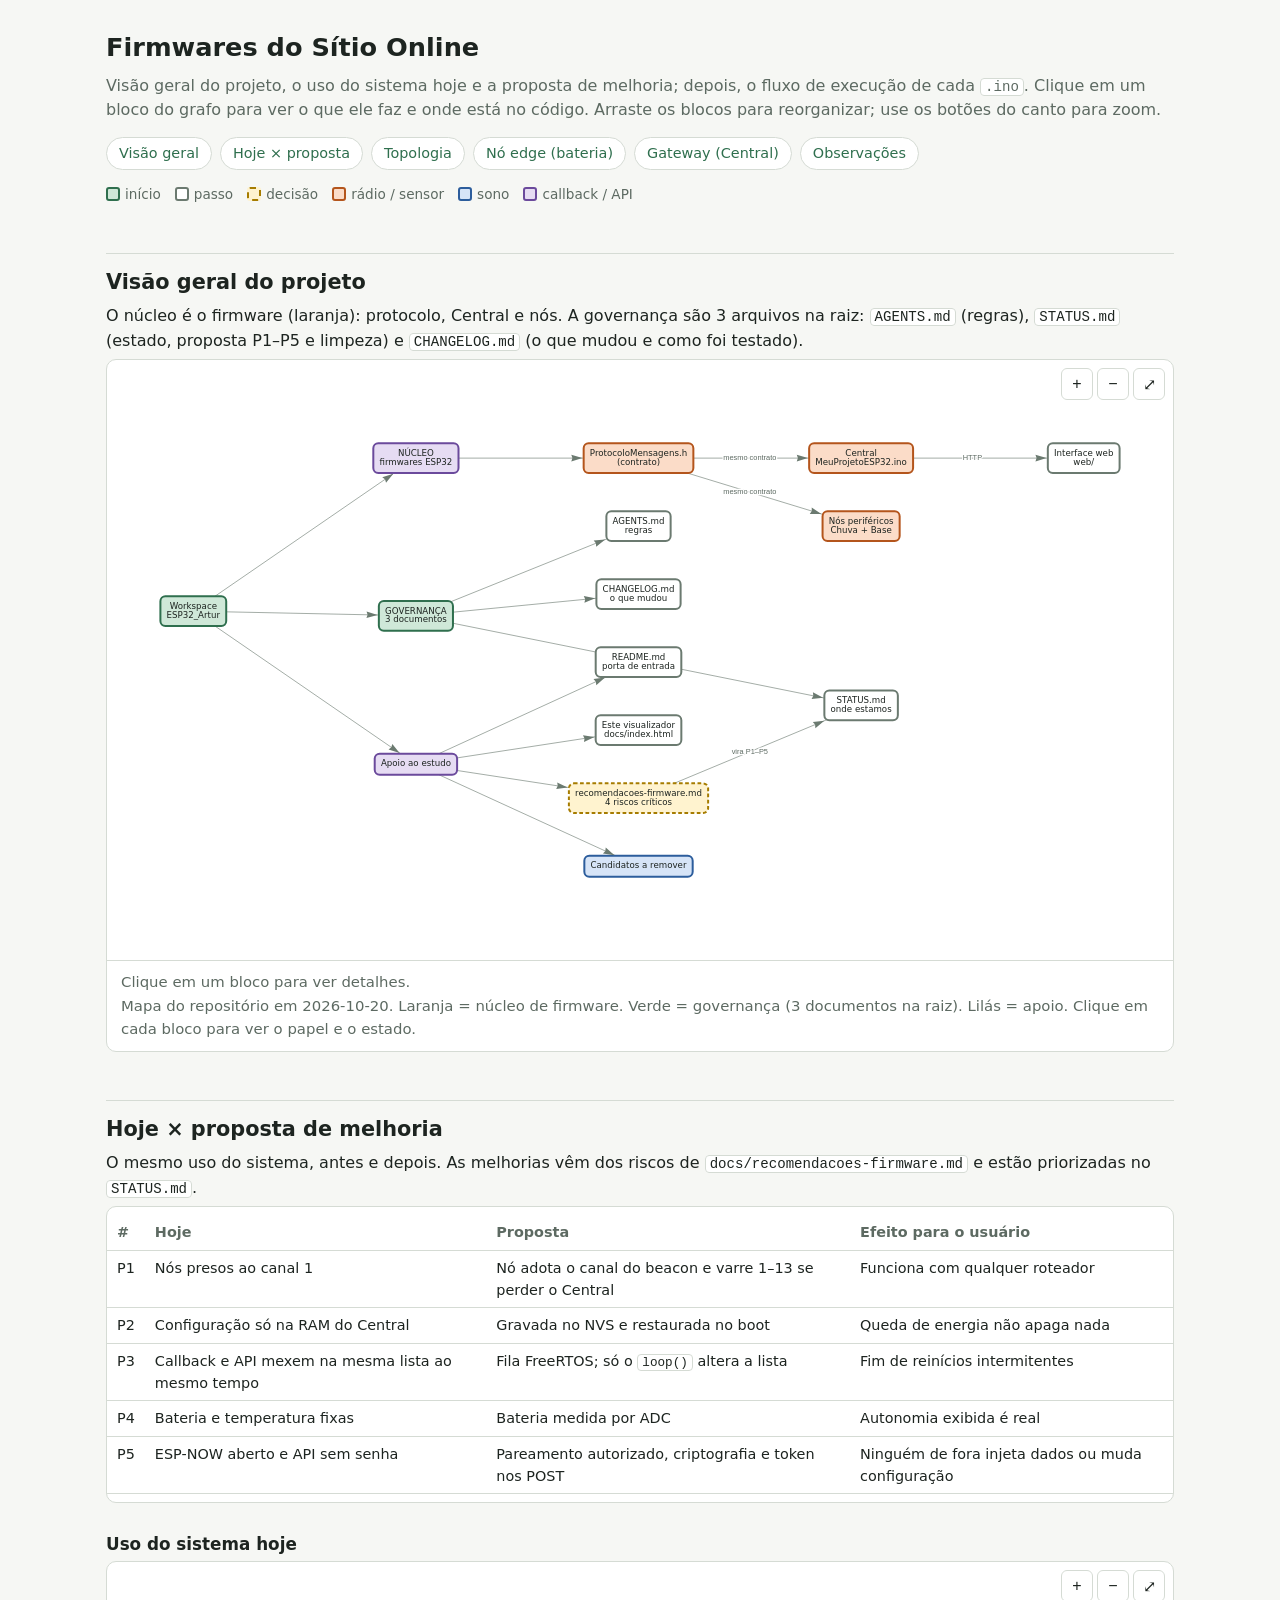
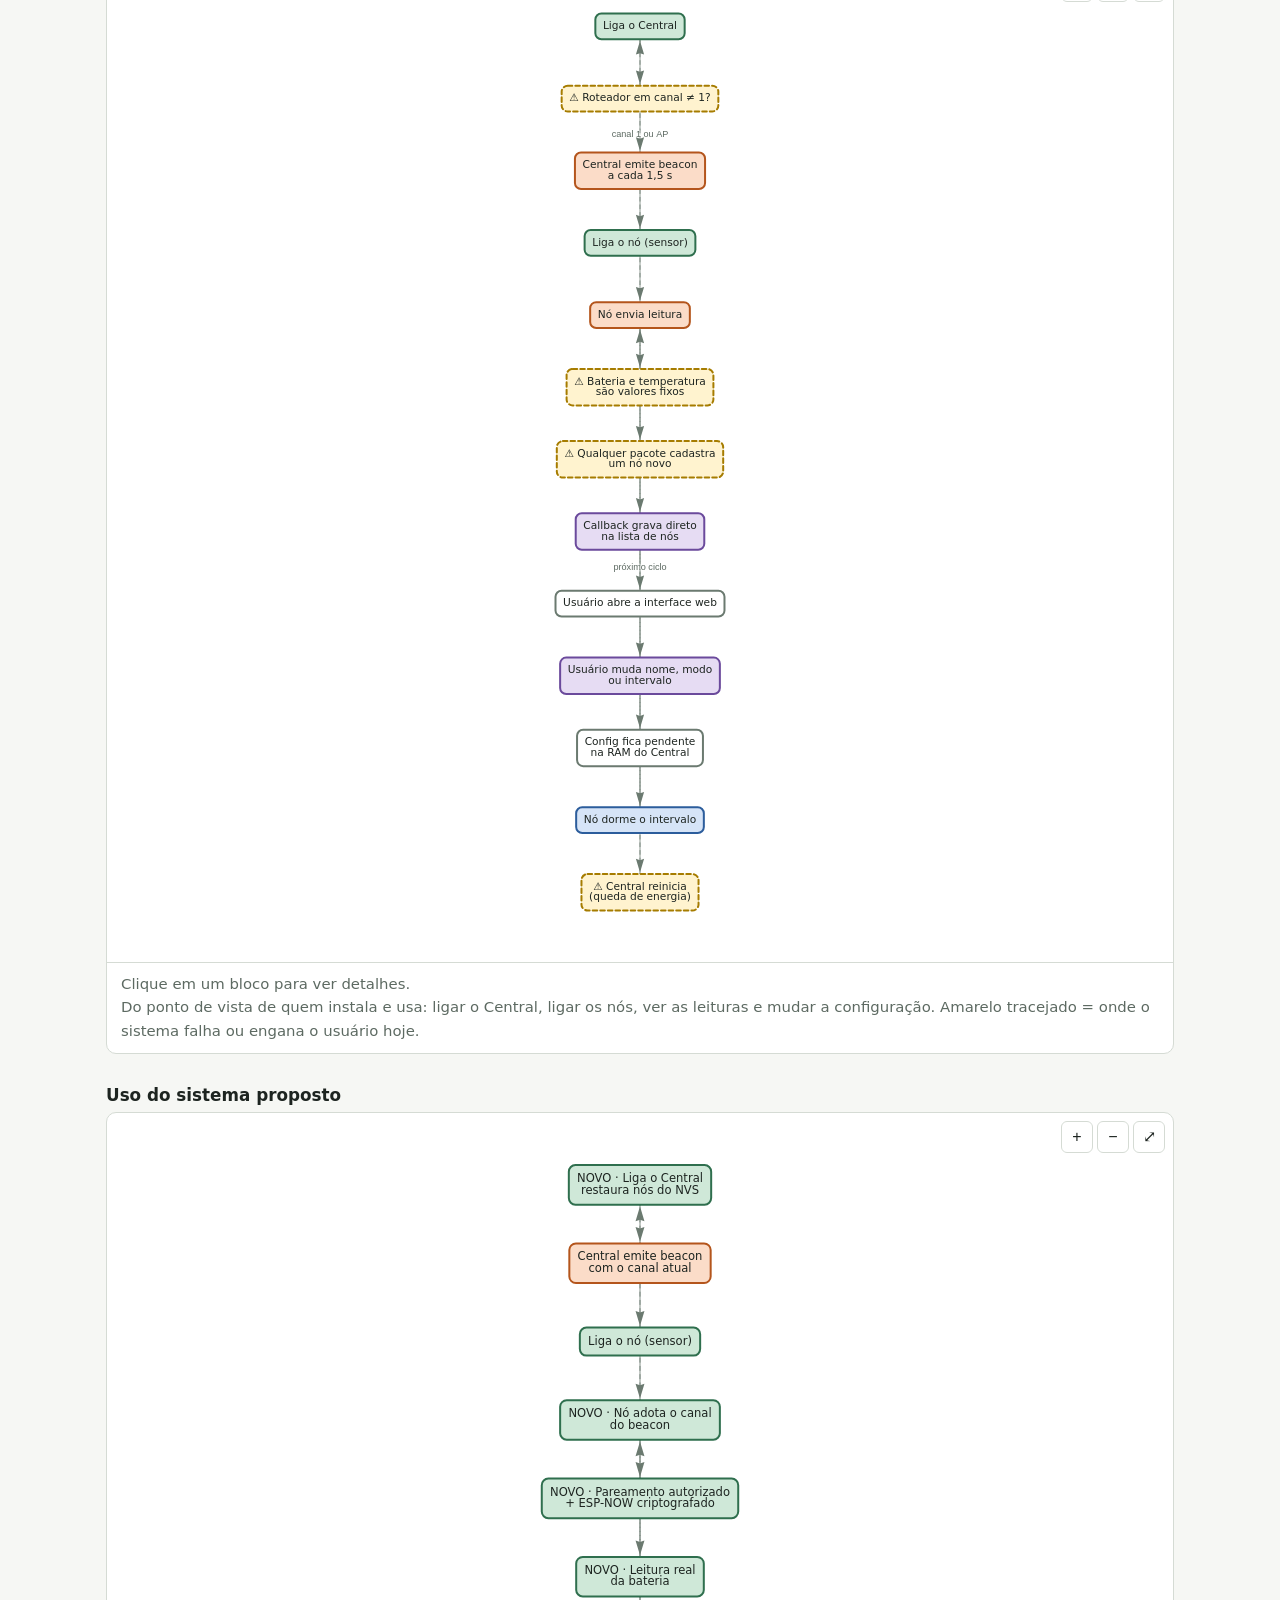
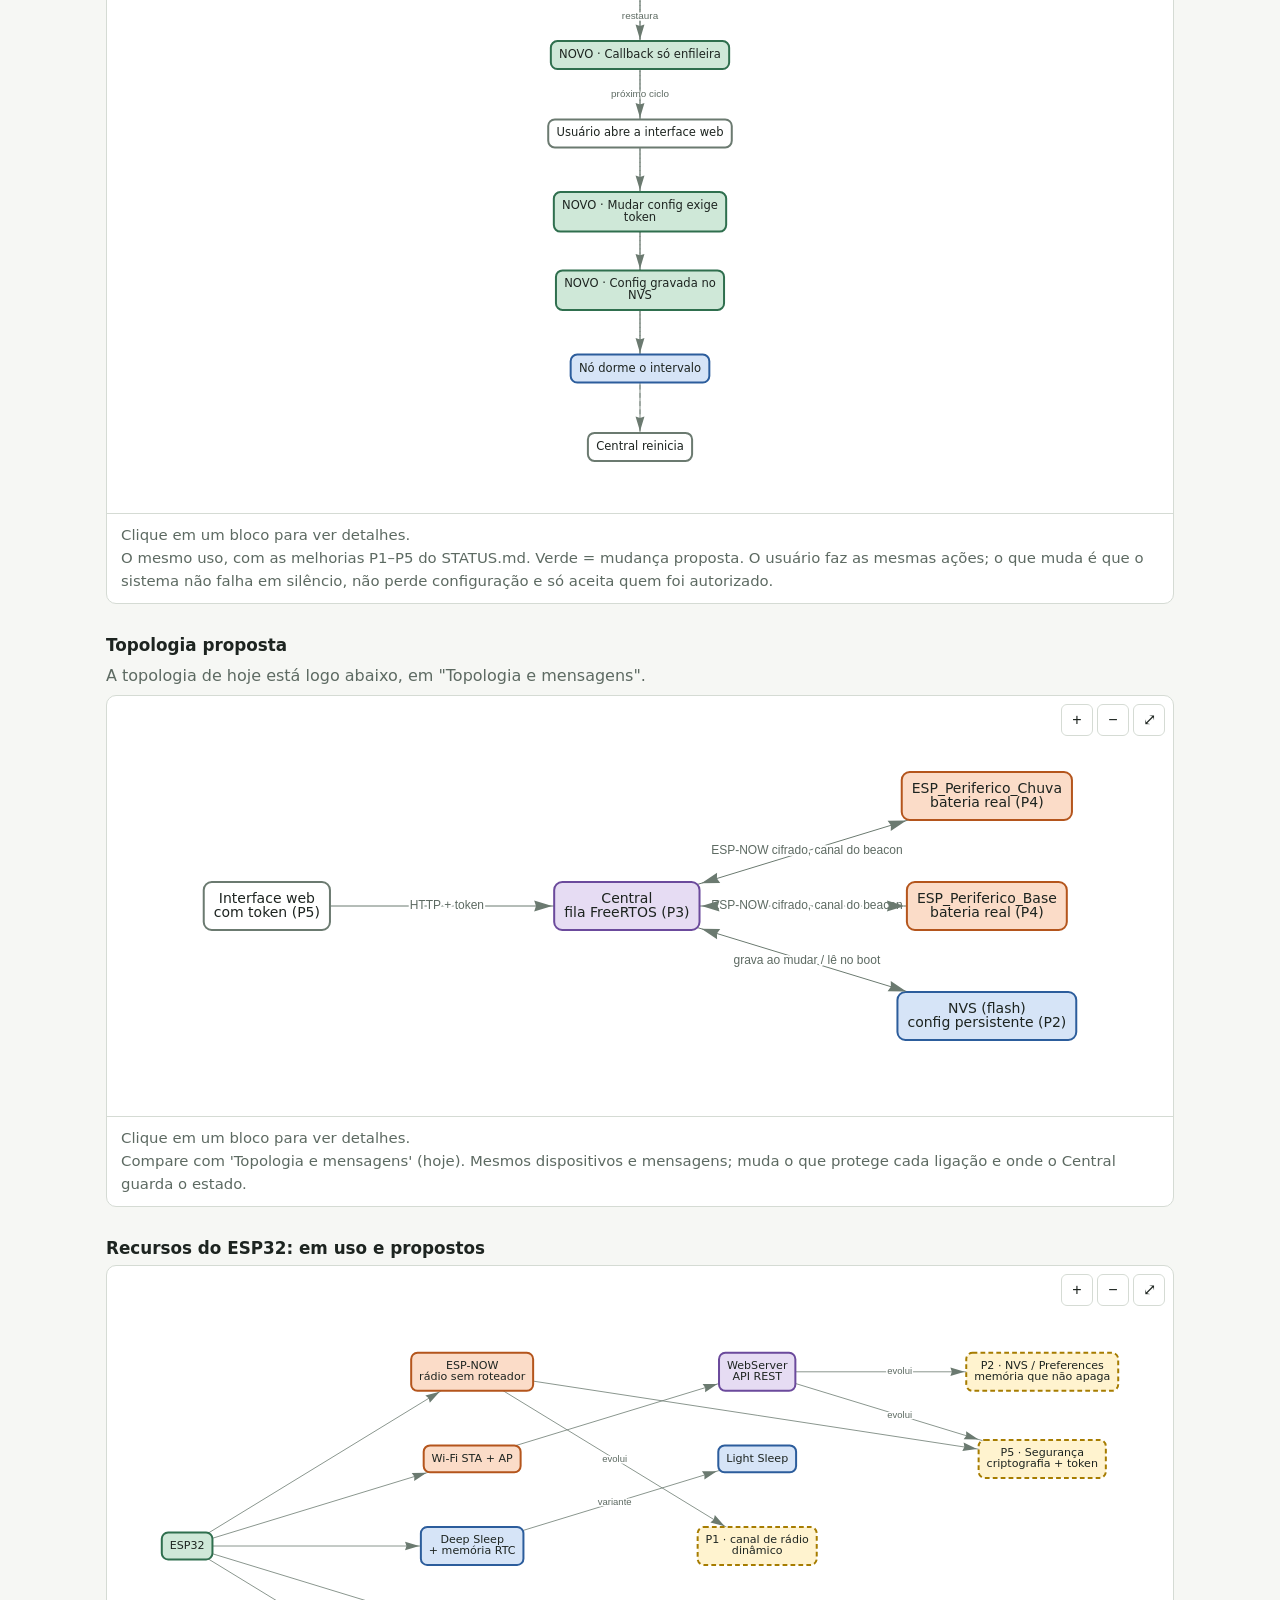
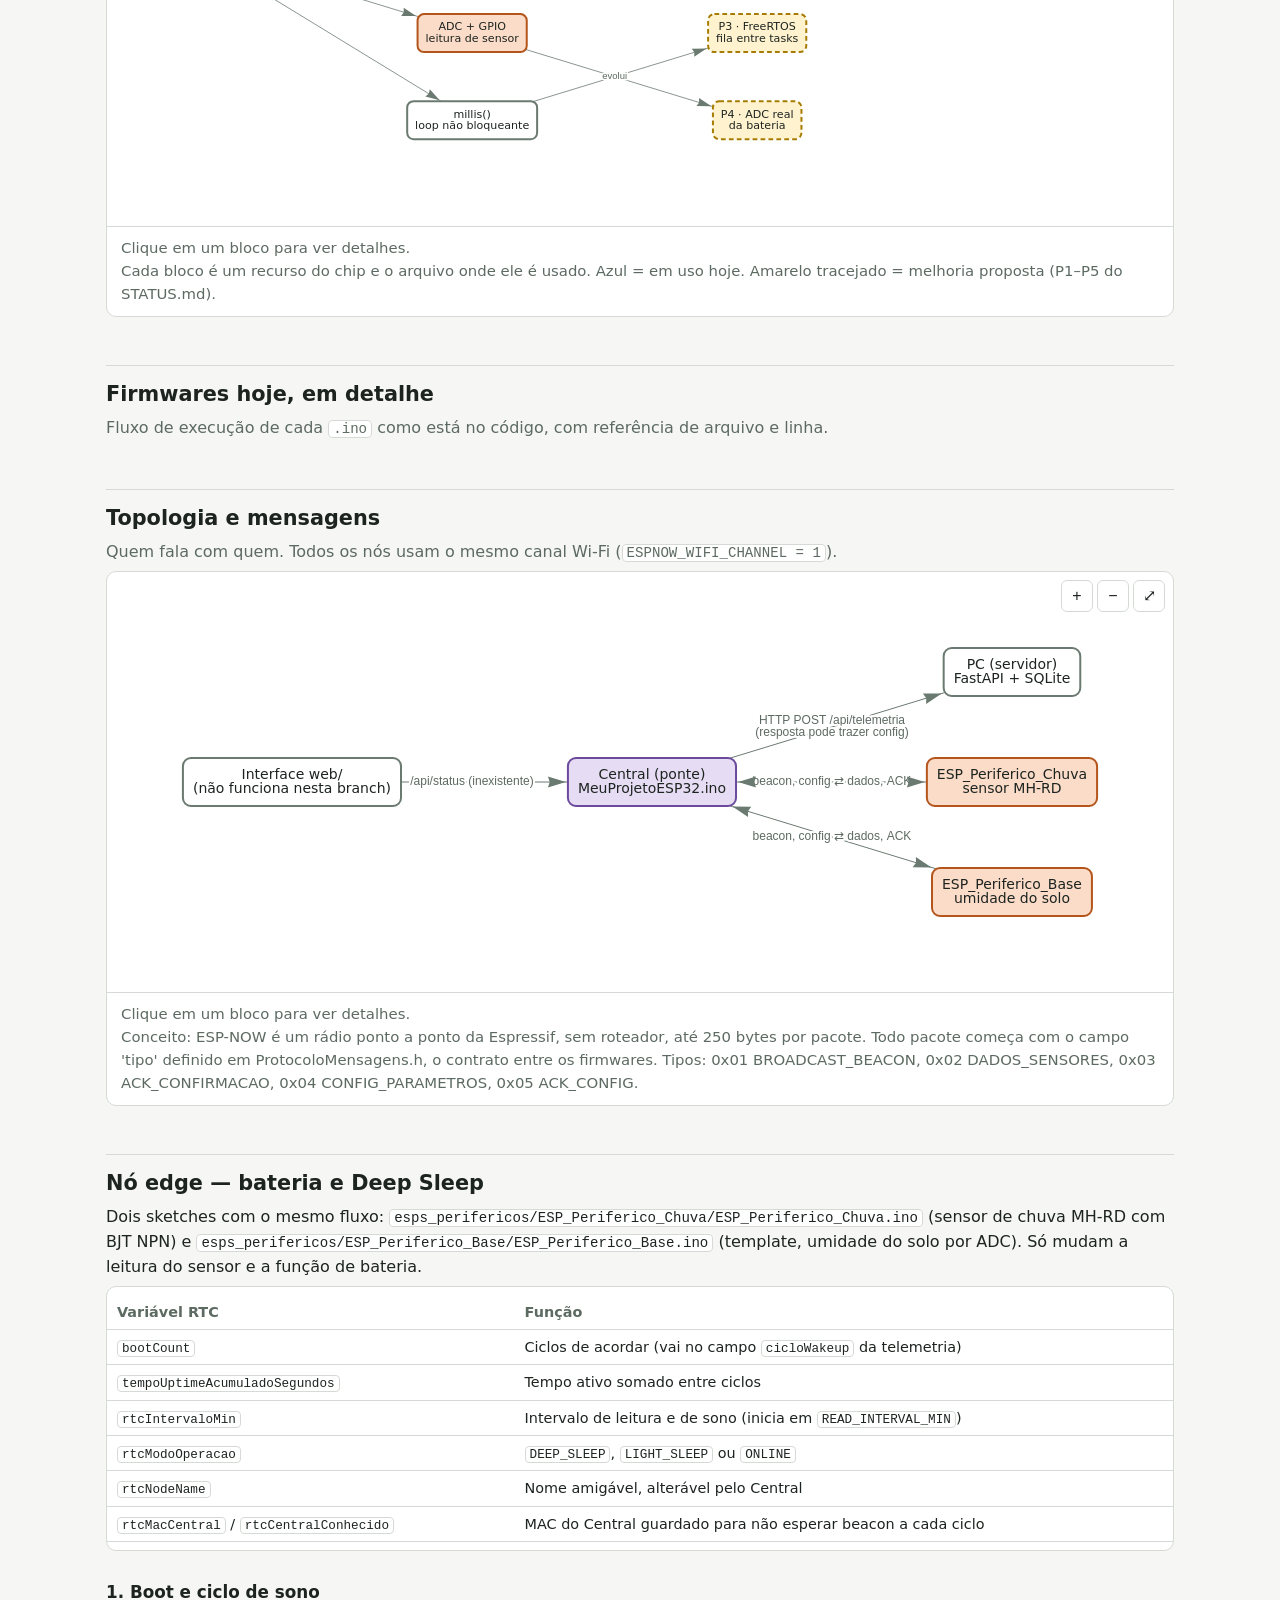
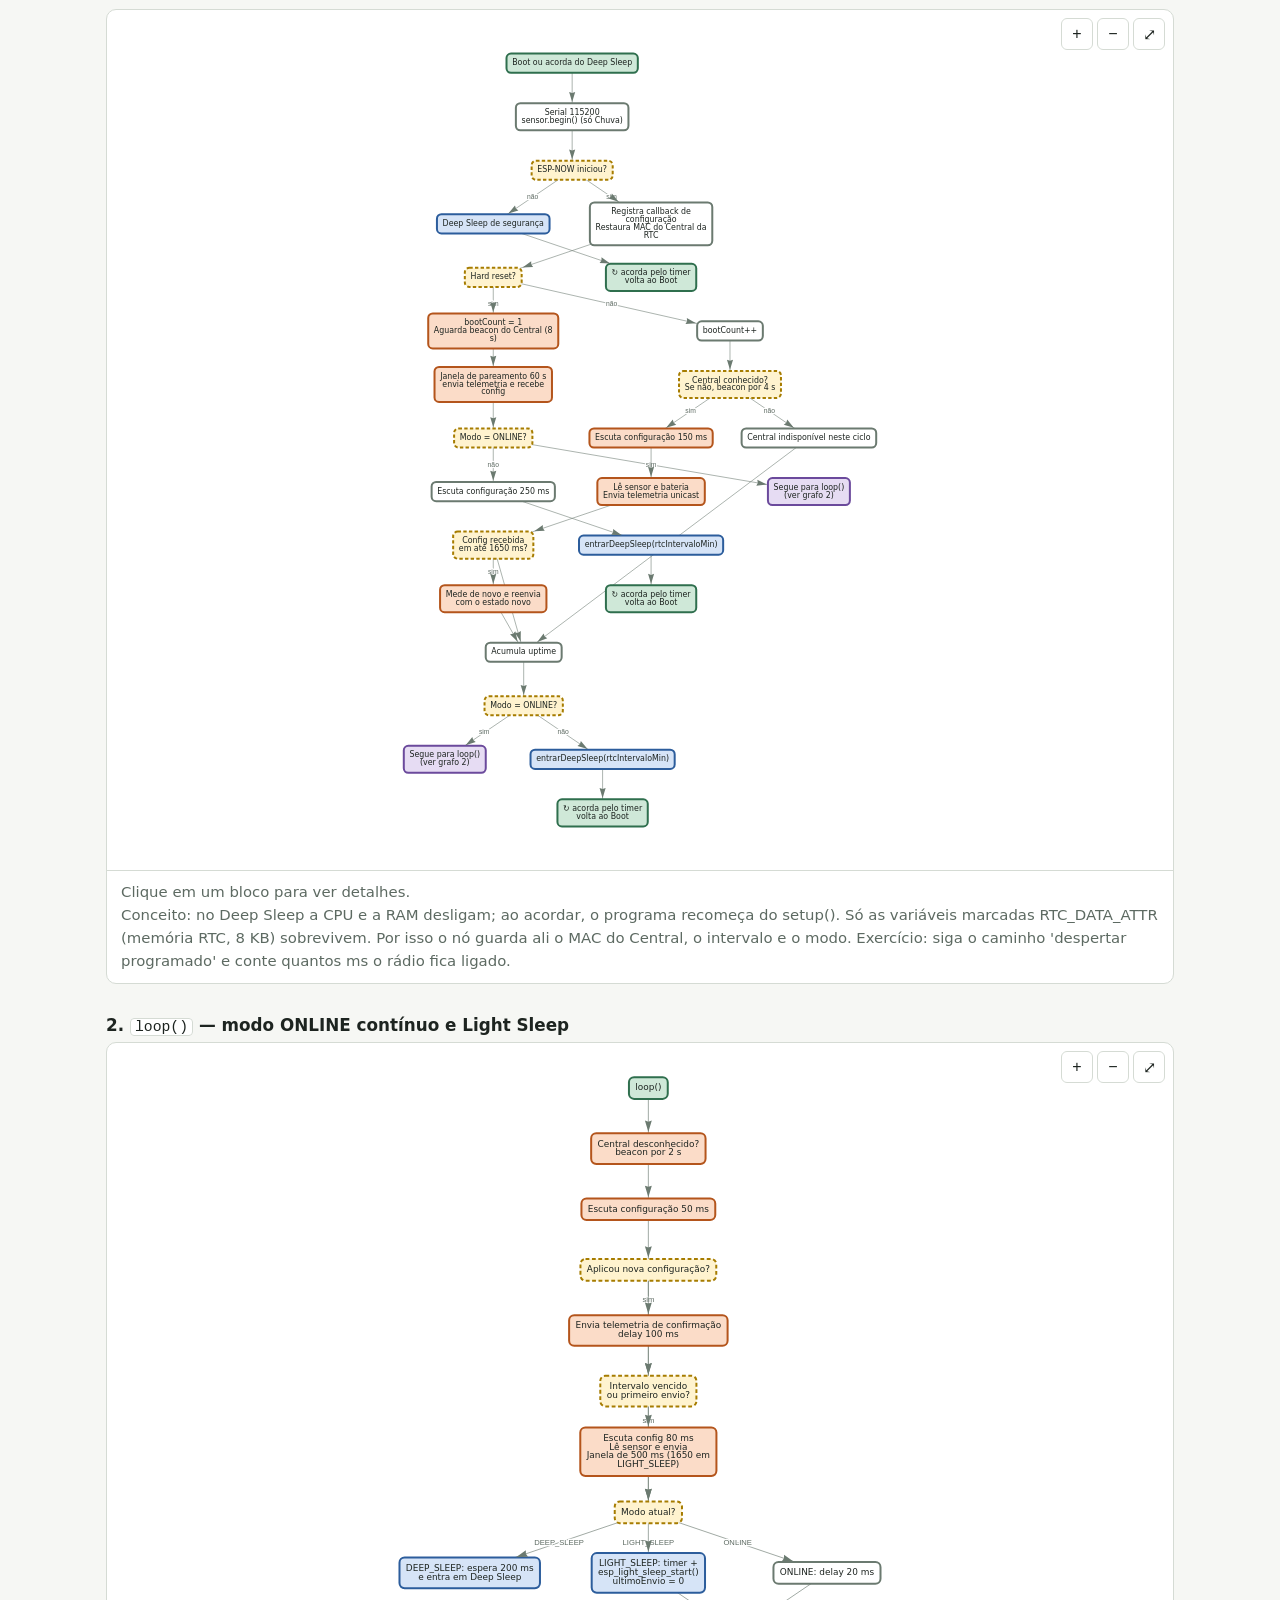
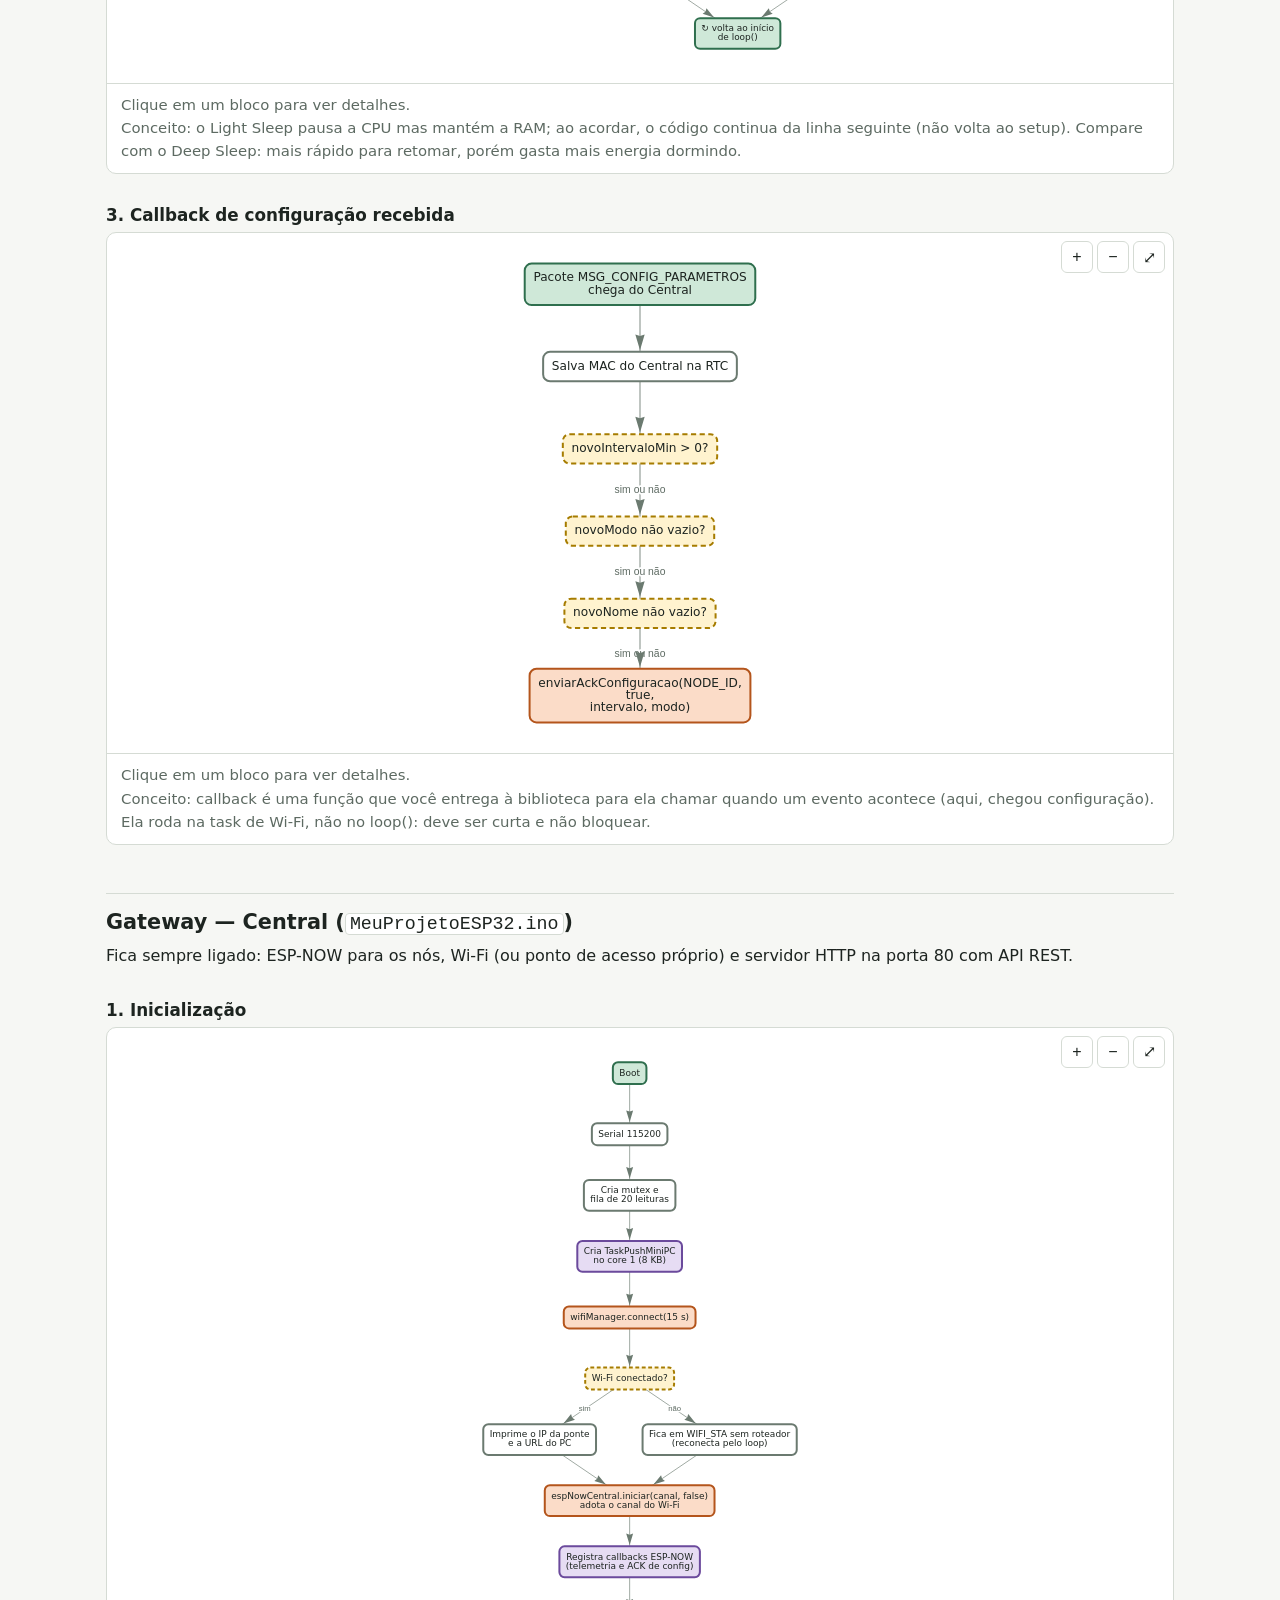
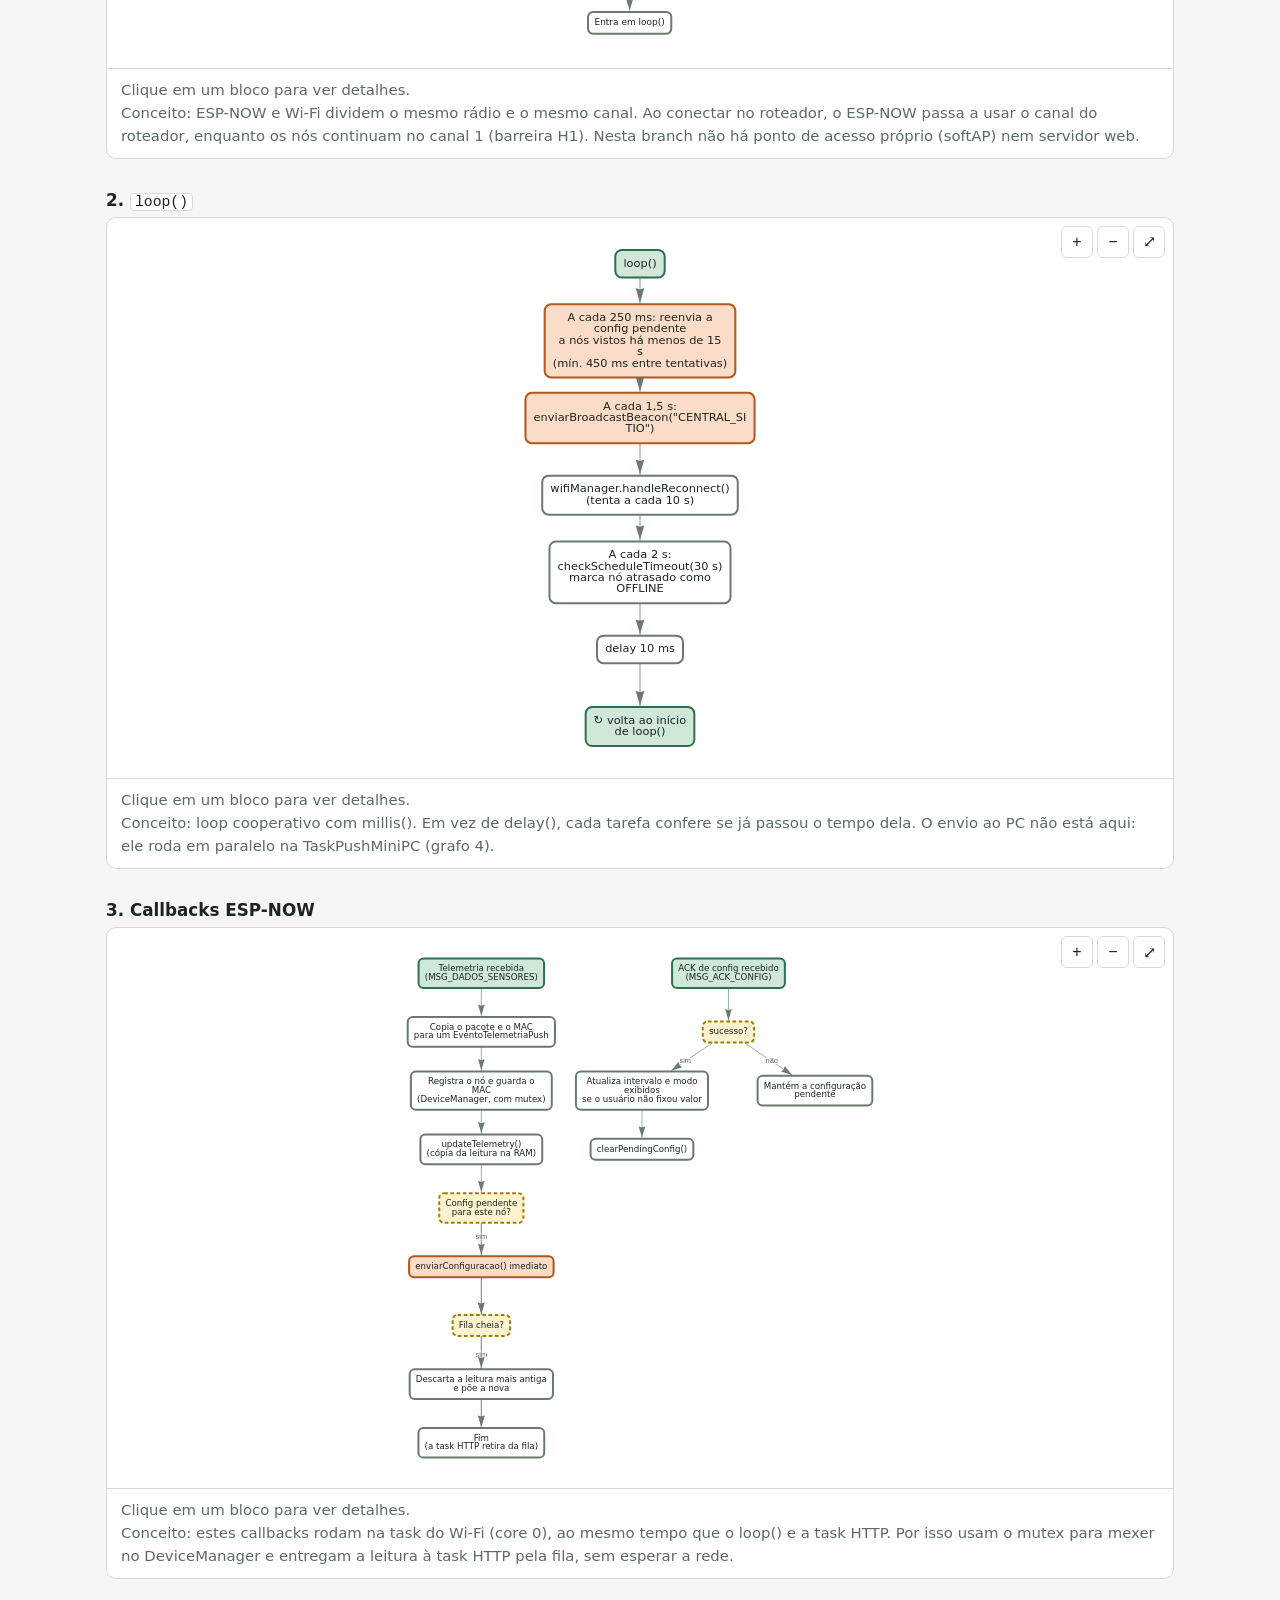
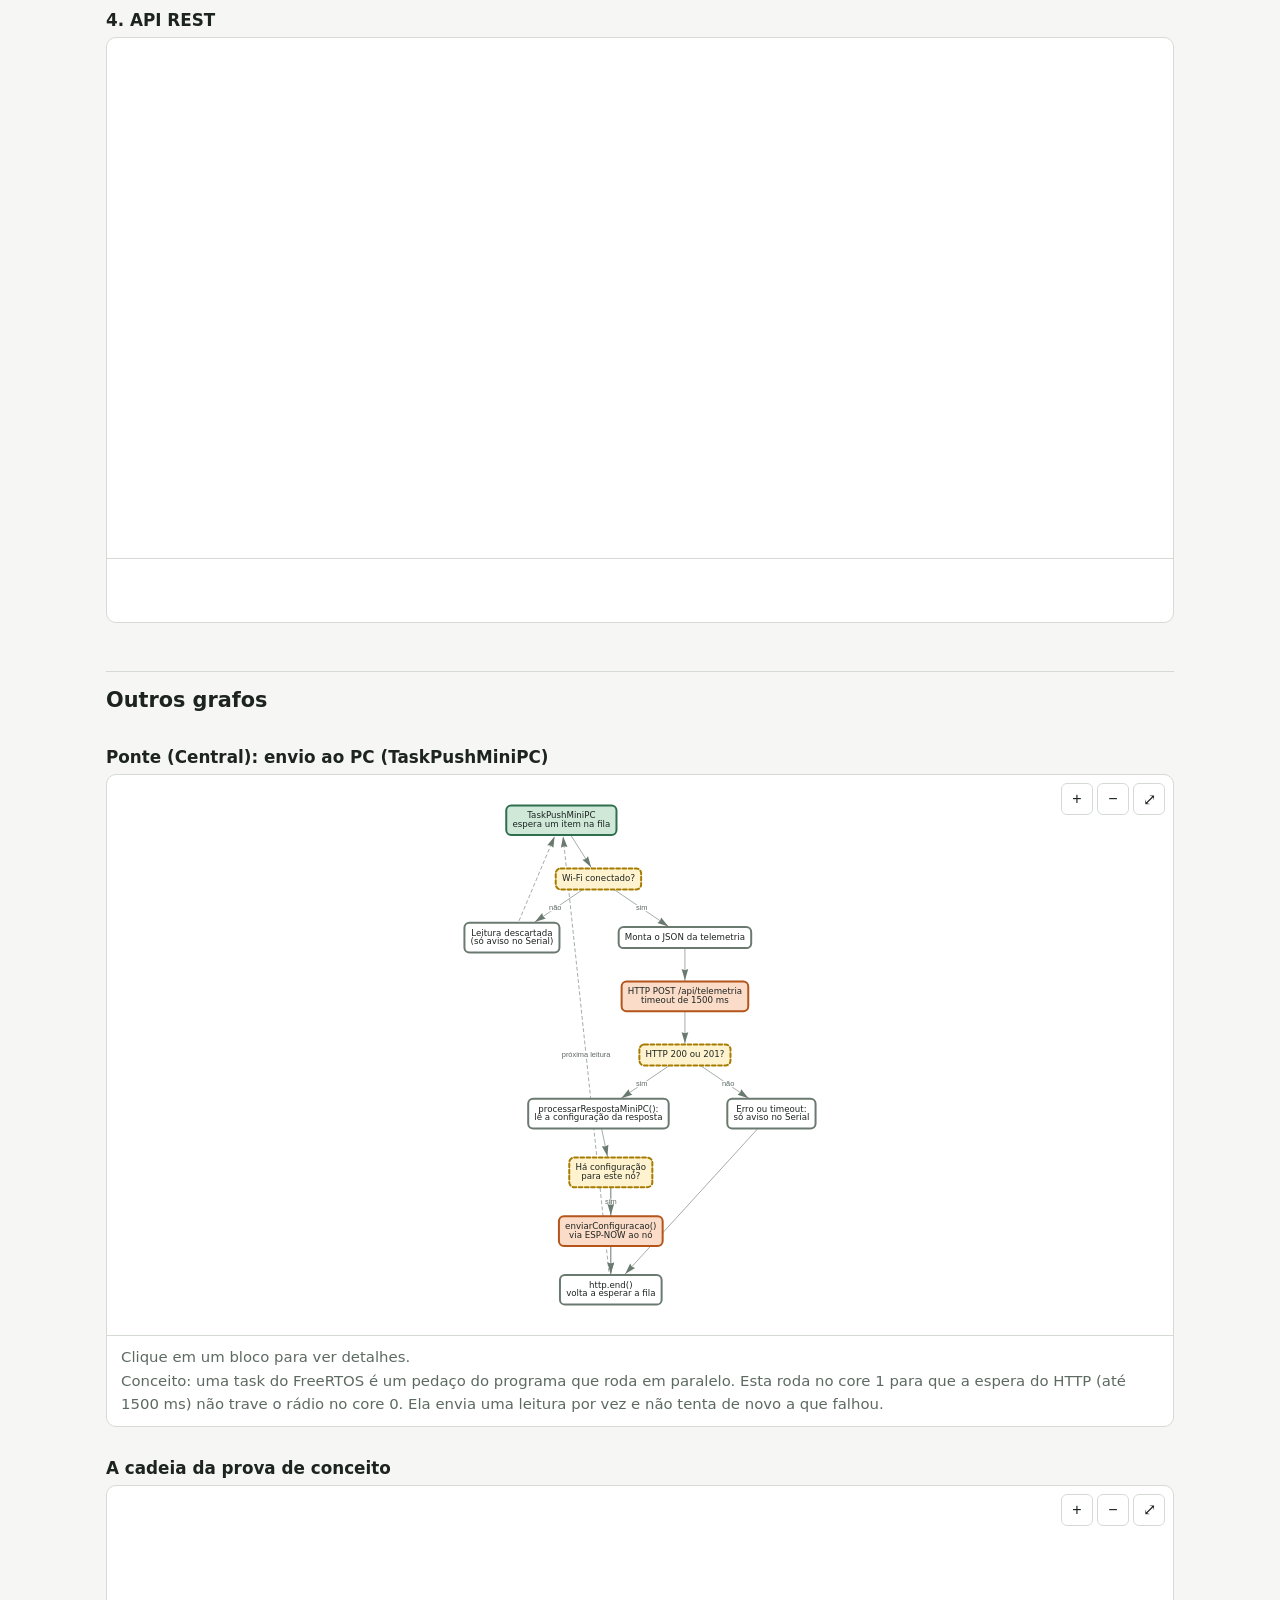
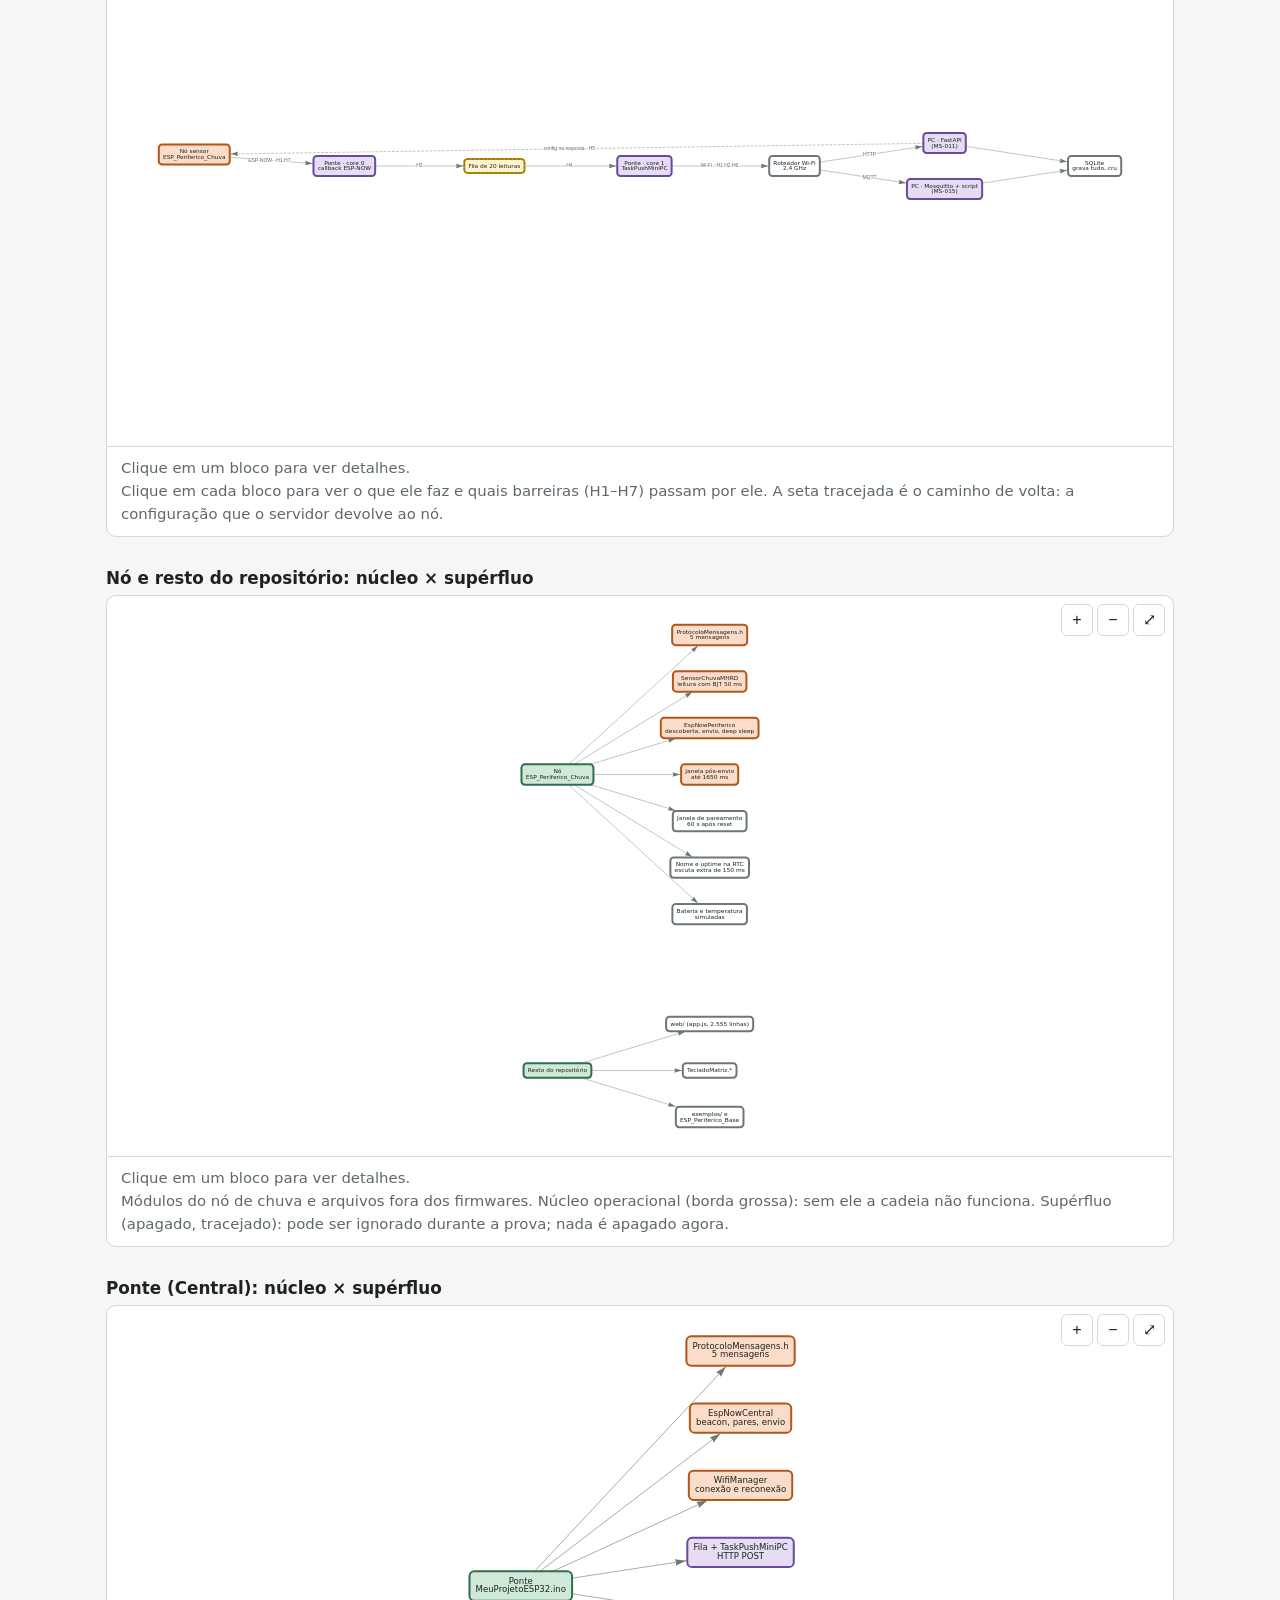
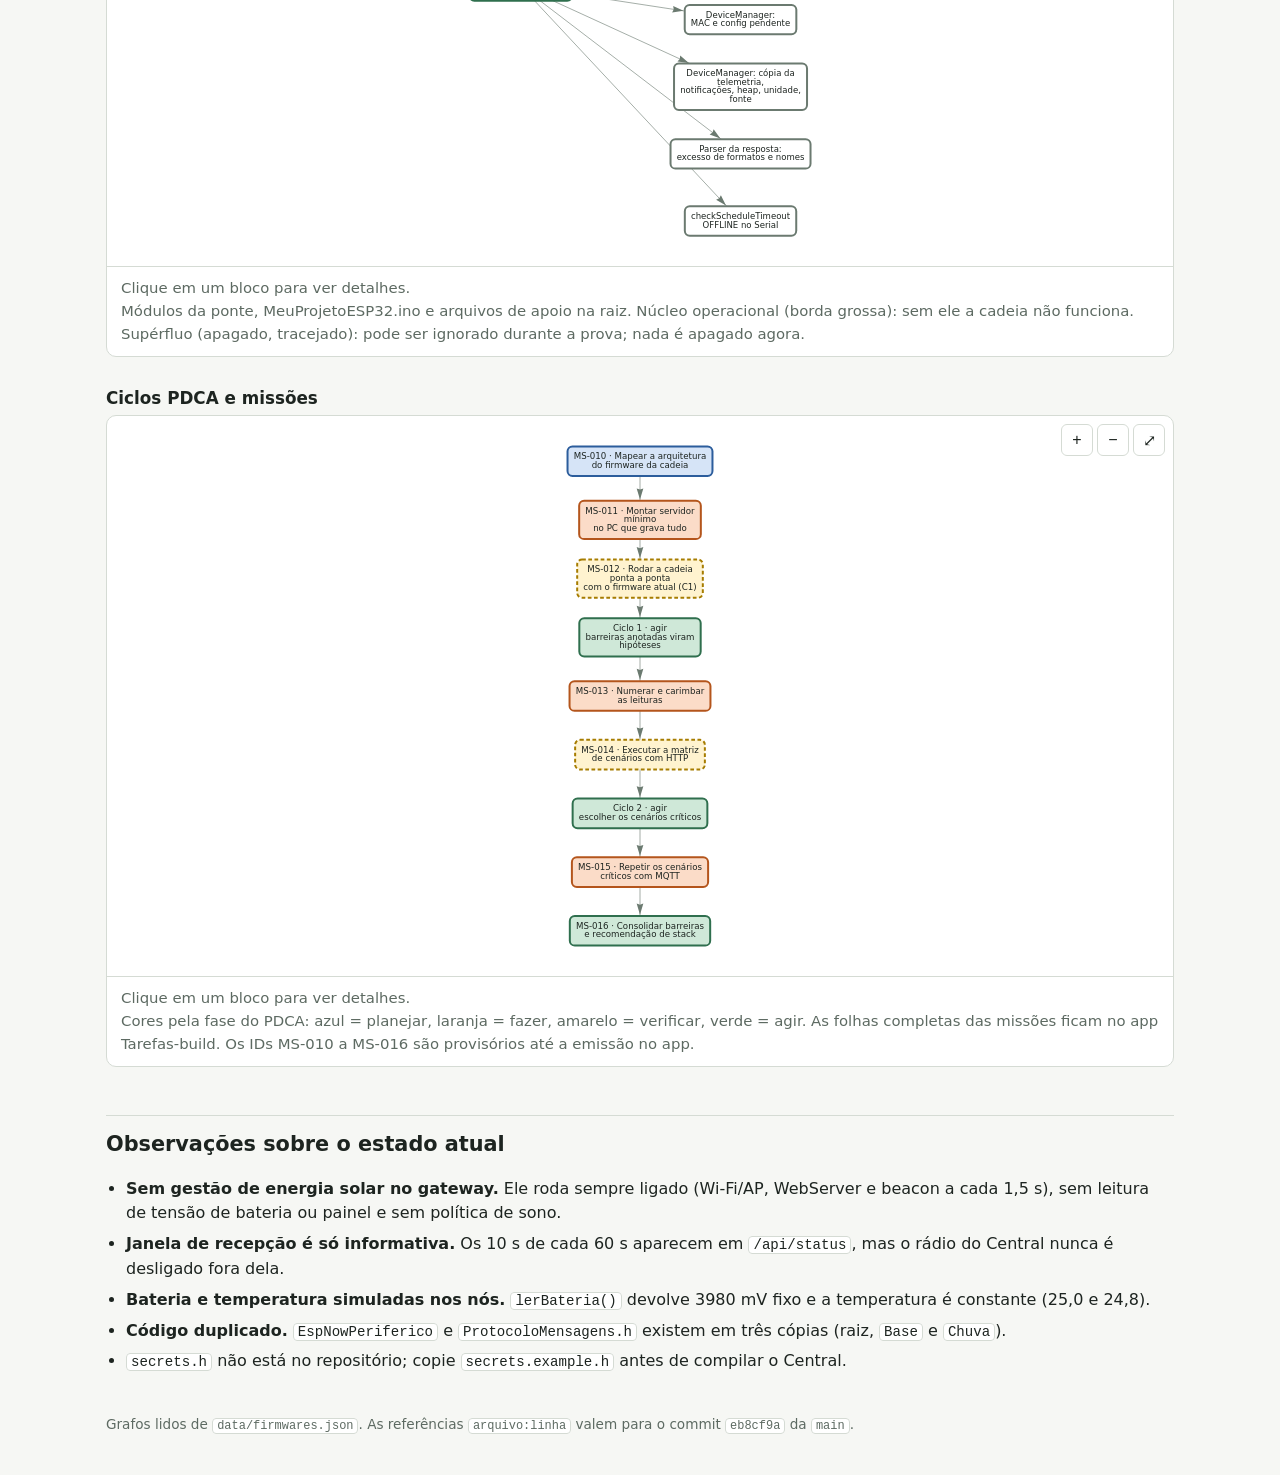
<file: docs/firmwares.html>
<!doctype html>
<html lang="pt-BR">
<head>
<meta charset="utf-8">
<meta name="viewport" content="width=device-width, initial-scale=1">
<title>Firmwares do Sítio Online</title>
<style>
  :root {
    --bg: #f6f7f4;
    --surface: #ffffff;
    --text: #1d2420;
    --muted: #5d6a62;
    --line: #d5dbd4;
    --accent: #2f6f4e;
    --n-start-bg: #cfe8d8;   --n-start-bd: #2f6f4e;
    --n-step-bg: #ffffff;    --n-step-bd: #6b7a70;
    --n-dec-bg: #fff3cf;     --n-dec-bd: #a67c00;
    --n-sleep-bg: #d6e4f7;   --n-sleep-bd: #2c5d9c;
    --n-io-bg: #fbdcc8;      --n-io-bd: #b4551c;
    --n-sub-bg: #e6dcf3;     --n-sub-bd: #6b4a9c;
    --edge: #6b7a70;
    --node-text: #1d2420;
  }
  @media (prefers-color-scheme: dark) {
    :root:not([data-theme="light"]) {
      --bg: #141815; --surface: #1c221e; --text: #e6ebe7; --muted: #9aa89f; --line: #2f3832;
      --accent: #6fcf9a;
      --n-start-bg: #1f4a33; --n-start-bd: #6fcf9a;
      --n-step-bg: #232b26;  --n-step-bd: #7d8c82;
      --n-dec-bg: #4a3d12;   --n-dec-bd: #e0b84a;
      --n-sleep-bg: #1d3556; --n-sleep-bd: #7fb0ee;
      --n-io-bg: #532a12;    --n-io-bd: #f0a070;
      --n-sub-bg: #35264f;   --n-sub-bd: #b79be0;
      --edge: #8a998f; --node-text: #e6ebe7;
    }
  }
  :root[data-theme="dark"] {
    --bg: #141815; --surface: #1c221e; --text: #e6ebe7; --muted: #9aa89f; --line: #2f3832;
    --accent: #6fcf9a;
    --n-start-bg: #1f4a33; --n-start-bd: #6fcf9a;
    --n-step-bg: #232b26;  --n-step-bd: #7d8c82;
    --n-dec-bg: #4a3d12;   --n-dec-bd: #e0b84a;
    --n-sleep-bg: #1d3556; --n-sleep-bd: #7fb0ee;
    --n-io-bg: #532a12;    --n-io-bd: #f0a070;
    --n-sub-bg: #35264f;   --n-sub-bd: #b79be0;
    --edge: #8a998f; --node-text: #e6ebe7;
  }
  * { box-sizing: border-box; }
  body { margin: 0; background: var(--bg); color: var(--text);
         font: 16px/1.55 system-ui, -apple-system, "Segoe UI", Roboto, sans-serif; }
  header, main { max-width: 1100px; margin: 0 auto; padding: 0 16px; }
  header { padding-top: 28px; }
  h1 { font-size: 1.6rem; margin: 0 0 4px; }
  h2 { font-size: 1.3rem; margin: 48px 0 6px; padding-top: 12px; border-top: 1px solid var(--line); }
  h3 { font-size: 1.05rem; margin: 28px 0 4px; }
  p { margin: 6px 0; }
  .muted { color: var(--muted); }
  nav { display: flex; flex-wrap: wrap; gap: 8px; margin: 14px 0 0; }
  nav a { color: var(--accent); text-decoration: none; border: 1px solid var(--line);
          background: var(--surface); padding: 4px 12px; border-radius: 999px; font-size: .9rem; }
  nav a:hover { border-color: var(--accent); }
  code { overflow-wrap: anywhere; font: .88em ui-monospace, SFMono-Regular, Menlo, monospace; background: var(--surface);
         border: 1px solid var(--line); padding: 0 4px; border-radius: 4px; }
  .legend { display: flex; flex-wrap: wrap; gap: 6px 14px; margin: 14px 0 0; font-size: .85rem; color: var(--muted); }
  .legend i { display: inline-block; width: 14px; height: 14px; border-radius: 3px; vertical-align: -2px;
              margin-right: 5px; border: 2px solid; }
  .card { background: var(--surface); border: 1px solid var(--line); border-radius: 10px; overflow: hidden; }
  .graph-wrap { position: relative; }
  .graph { width: 100%; height: 520px; }
  .tools { position: absolute; top: 8px; right: 8px; display: flex; gap: 4px; z-index: 2; }
  .tools button { width: 32px; height: 32px; border: 1px solid var(--line); background: var(--surface);
                  color: var(--text); border-radius: 6px; font-size: 16px; cursor: pointer; }
  .tools button:hover { border-color: var(--accent); }
  .detail { border-top: 1px solid var(--line); padding: 10px 14px; min-height: 64px; font-size: .93rem; }
  .detail b { color: var(--accent); }
  .detail .hint { color: var(--muted); }
  table { width: 100%; border-collapse: collapse; font-size: .9rem; margin: 8px 0; }
  th, td { text-align: left; padding: 6px 10px; border-bottom: 1px solid var(--line); vertical-align: top; }
  th { color: var(--muted); font-weight: 600; }
  .tablewrap { overflow-x: auto; background: var(--surface); border: 1px solid var(--line); border-radius: 10px; }
  ul.notes { padding-left: 20px; }
  ul.notes li { margin: 6px 0; }
  footer { max-width: 1100px; margin: 40px auto; padding: 0 16px; color: var(--muted); font-size: .85rem; }
  noscript { display: block; padding: 12px; background: var(--n-dec-bg); border-radius: 8px; }
</style>
</head>
<body>
<header>
  <h1>Firmwares do Sítio Online</h1>
  <p class="muted">Visão geral do projeto, o uso do sistema hoje e a proposta de melhoria; depois, o fluxo de execução de cada <code>.ino</code>. Clique em um bloco do grafo para ver o que ele faz e onde está no código. Arraste os blocos para reorganizar; use os botões do canto para zoom.</p>
  <nav>
    <a href="#inicio">Visão geral</a>
    <a href="#proposta">Hoje × proposta</a>
    <a href="#topologia">Topologia</a>
    <a href="#edge">Nó edge (bateria)</a>
    <a href="#gateway">Gateway (Central)</a>
    <a href="#obs">Observações</a>
  </nav>
  <div class="legend" aria-label="Legenda">
    <span><i style="background:var(--n-start-bg);border-color:var(--n-start-bd)"></i>início</span>
    <span><i style="background:var(--n-step-bg);border-color:var(--n-step-bd)"></i>passo</span>
    <span><i style="background:var(--n-dec-bg);border-color:var(--n-dec-bd);border-style:dashed"></i>decisão</span>
    <span><i style="background:var(--n-io-bg);border-color:var(--n-io-bd)"></i>rádio / sensor</span>
    <span><i style="background:var(--n-sleep-bg);border-color:var(--n-sleep-bd)"></i>sono</span>
    <span><i style="background:var(--n-sub-bg);border-color:var(--n-sub-bd)"></i>callback / API</span>
  </div>
  <noscript>Os grafos precisam de JavaScript.</noscript>
</header>

<main>
  <h2 id="inicio">Visão geral do projeto</h2>
  <p>O núcleo é o firmware (laranja): protocolo, Central e nós. A governança são 3 arquivos na raiz: <code>AGENTS.md</code> (regras), <code>STATUS.md</code> (estado, proposta P1–P5 e limpeza) e <code>CHANGELOG.md</code> (o que mudou e como foi testado).</p>
  <div class="card"><div class="graph-wrap"><div class="tools"></div><div class="graph" id="g-avaliacao" style="height:600px"></div></div>
    <div class="detail"></div></div>
  <h2 id="proposta">Hoje × proposta de melhoria</h2>
  <p>O mesmo uso do sistema, antes e depois. As melhorias vêm dos riscos de <code>docs/recomendacoes-firmware.md</code> e estão priorizadas no <code>STATUS.md</code>.</p>
  <div class="tablewrap"><table>
    <tr><th>#</th><th>Hoje</th><th>Proposta</th><th>Efeito para o usuário</th></tr>
    <tr><td>P1</td><td>Nós presos ao canal 1</td><td>Nó adota o canal do beacon e varre 1–13 se perder o Central</td><td>Funciona com qualquer roteador</td></tr>
    <tr><td>P2</td><td>Configuração só na RAM do Central</td><td>Gravada no NVS e restaurada no boot</td><td>Queda de energia não apaga nada</td></tr>
    <tr><td>P3</td><td>Callback e API mexem na mesma lista ao mesmo tempo</td><td>Fila FreeRTOS; só o <code>loop()</code> altera a lista</td><td>Fim de reinícios intermitentes</td></tr>
    <tr><td>P4</td><td>Bateria e temperatura fixas</td><td>Bateria medida por ADC</td><td>Autonomia exibida é real</td></tr>
    <tr><td>P5</td><td>ESP-NOW aberto e API sem senha</td><td>Pareamento autorizado, criptografia e token nos POST</td><td>Ninguém de fora injeta dados ou muda configuração</td></tr>
  </table></div>
  <h3>Uso do sistema hoje</h3>
  <div class="card"><div class="graph-wrap"><div class="tools"></div><div class="graph" id="g-uso-atual" style="height:1000px"></div></div>
    <div class="detail"></div></div>
  <h3>Uso do sistema proposto</h3>
  <div class="card"><div class="graph-wrap"><div class="tools"></div><div class="graph" id="g-uso-proposto" style="height:1000px"></div></div>
    <div class="detail"></div></div>
  <h3>Topologia proposta</h3>
  <p class="muted">A topologia de hoje está logo abaixo, em "Topologia e mensagens".</p>
  <div class="card"><div class="graph-wrap"><div class="tools"></div><div class="graph" id="g-topo-proposta" style="height:420px"></div></div>
    <div class="detail"></div></div>
  <h3>Recursos do ESP32: em uso e propostos</h3>
  <div class="card"><div class="graph-wrap"><div class="tools"></div><div class="graph" id="g-capacidades" style="height:560px"></div></div>
    <div class="detail"></div></div>

  <h2 id="hoje">Firmwares hoje, em detalhe</h2>
  <p class="muted">Fluxo de execução de cada <code>.ino</code> como está no código, com referência de arquivo e linha.</p>

  <h2 id="topologia">Topologia e mensagens</h2>
  <p class="muted">Quem fala com quem. Todos os nós usam o mesmo canal Wi-Fi (<code>ESPNOW_WIFI_CHANNEL = 1</code>).</p>
  <div class="card"><div class="graph-wrap"><div class="tools"></div><div class="graph" id="g-topo" style="height:420px"></div></div>
    <div class="detail"></div></div>

  <h2 id="edge">Nó edge — bateria e Deep Sleep</h2>
  <p>Dois sketches com o mesmo fluxo: <code>esps_perifericos/ESP_Periferico_Chuva/ESP_Periferico_Chuva.ino</code> (sensor de chuva MH-RD com BJT NPN) e <code>esps_perifericos/ESP_Periferico_Base/ESP_Periferico_Base.ino</code> (template, umidade do solo por ADC). Só mudam a leitura do sensor e a função de bateria.</p>

  <div class="tablewrap"><table>
    <tr><th>Variável RTC</th><th>Função</th></tr>
    <tr><td><code>bootCount</code></td><td>Ciclos de acordar (vai no campo <code>cicloWakeup</code> da telemetria)</td></tr>
    <tr><td><code>tempoUptimeAcumuladoSegundos</code></td><td>Tempo ativo somado entre ciclos</td></tr>
    <tr><td><code>rtcIntervaloMin</code></td><td>Intervalo de leitura e de sono (inicia em <code>READ_INTERVAL_MIN</code>)</td></tr>
    <tr><td><code>rtcModoOperacao</code></td><td><code>DEEP_SLEEP</code>, <code>LIGHT_SLEEP</code> ou <code>ONLINE</code></td></tr>
    <tr><td><code>rtcNodeName</code></td><td>Nome amigável, alterável pelo Central</td></tr>
    <tr><td><code>rtcMacCentral</code> / <code>rtcCentralConhecido</code></td><td>MAC do Central guardado para não esperar beacon a cada ciclo</td></tr>
  </table></div>

  <h3>1. Boot e ciclo de sono</h3>
  <div class="card"><div class="graph-wrap"><div class="tools"></div><div class="graph" id="g-edge-boot" style="height:860px"></div></div>
    <div class="detail"></div></div>

  <h3>2. <code>loop()</code> — modo ONLINE contínuo e Light Sleep</h3>
  <div class="card"><div class="graph-wrap"><div class="tools"></div><div class="graph" id="g-edge-loop" style="height:640px"></div></div>
    <div class="detail"></div></div>

  <h3>3. Callback de configuração recebida</h3>
  <div class="card"><div class="graph-wrap"><div class="tools"></div><div class="graph" id="g-edge-cfg" style="height:520px"></div></div>
    <div class="detail"></div></div>

  <h2 id="gateway">Gateway — Central (<code>MeuProjetoESP32.ino</code>)</h2>
  <p>Fica sempre ligado: ESP-NOW para os nós, Wi-Fi (ou ponto de acesso próprio) e servidor HTTP na porta 80 com API REST.</p>

  <h3>1. Inicialização</h3>
  <div class="card"><div class="graph-wrap"><div class="tools"></div><div class="graph" id="g-gw-setup" style="height:640px"></div></div>
    <div class="detail"></div></div>

  <h3>2. <code>loop()</code></h3>
  <div class="card"><div class="graph-wrap"><div class="tools"></div><div class="graph" id="g-gw-loop" style="height:560px"></div></div>
    <div class="detail"></div></div>

  <h3>3. Callbacks ESP-NOW</h3>
  <div class="card"><div class="graph-wrap"><div class="tools"></div><div class="graph" id="g-gw-cb" style="height:560px"></div></div>
    <div class="detail"></div></div>

  <h3>4. API REST</h3>
  <div class="card"><div class="graph-wrap"><div class="tools"></div><div class="graph" id="g-gw-api" style="height:520px"></div></div>
    <div class="detail"></div></div>

  <section id="extras"></section>

  <h2 id="obs">Observações sobre o estado atual</h2>
  <ul class="notes">
    <li><b>Sem gestão de energia solar no gateway.</b> Ele roda sempre ligado (Wi-Fi/AP, WebServer e beacon a cada 1,5 s), sem leitura de tensão de bateria ou painel e sem política de sono.</li>
    <li><b>Janela de recepção é só informativa.</b> Os 10 s de cada 60 s aparecem em <code>/api/status</code>, mas o rádio do Central nunca é desligado fora dela.</li>
    <li><b>Bateria e temperatura simuladas nos nós.</b> <code>lerBateria()</code> devolve 3980 mV fixo e a temperatura é constante (25,0 e 24,8).</li>
    <li><b>Código duplicado.</b> <code>EspNowPeriferico</code> e <code>ProtocoloMensagens.h</code> existem em três cópias (raiz, <code>Base</code> e <code>Chuva</code>).</li>
    <li><b><code>secrets.h</code></b> não está no repositório; copie <code>secrets.example.h</code> antes de compilar o Central.</li>
  </ul>
</main>

<footer>Grafos lidos de <code>data/firmwares.json</code>. As referências <code>arquivo:linha</code> valem para o commit <code>eb8cf9a</code> da <code>main</code>. <span id="src"></span></footer>

<script src="vendor/vis-network.min.js"></script>
<script src="data/firmwares.js"></script>
<script>
(function () {
  "use strict";

  // ---------------------------------------------------------------------
  // Dados dos grafos.  nó: [id, tipo, rótulo, detalhe]   aresta: [de, para, rótulo, "back"?]
  // ---------------------------------------------------------------------
  var E_BOOT = "esp_periferico_*.ino";
  var GRAPHS = {};

  // ---------------------------------------------------------------------
  // Renderização
  // ---------------------------------------------------------------------
  var KIND = {
    start: { bg: "--n-start-bg", bd: "--n-start-bd", shape: "box", dashes: false, bold: true },
    step:  { bg: "--n-step-bg",  bd: "--n-step-bd",  shape: "box", dashes: false },
    dec:   { bg: "--n-dec-bg",   bd: "--n-dec-bd",   shape: "box", dashes: [6, 4] },
    io:    { bg: "--n-io-bg",    bd: "--n-io-bd",    shape: "box", dashes: false },
    sleep: { bg: "--n-sleep-bg", bd: "--n-sleep-bd", shape: "box", dashes: false },
    sub:   { bg: "--n-sub-bg",   bd: "--n-sub-bd",   shape: "box", dashes: false }
  };
  var KIND_NAME = { start: "início", step: "passo", dec: "decisão", io: "rádio / sensor", sleep: "sono", sub: "callback / API" };

  var instances = [];

  function css(name) {
    return getComputedStyle(document.documentElement).getPropertyValue(name).trim();
  }

  function esc(s) {
    return String(s).replace(/[&<>"]/g, function (c) {
      return { "&": "&amp;", "<": "&lt;", ">": "&gt;", '"': "&quot;" }[c];
    });
  }

  // Níveis por caminho mais longo, ignorando arestas "back" (ciclos).
  function levels(def) {
    var lv = {};
    def.nodes.forEach(function (n) { lv[n[0]] = 0; });
    var fwd = def.edges.filter(function (e) { return e[3] !== "back"; });
    for (var pass = 0; pass < def.nodes.length; pass++) {
      var changed = false;
      fwd.forEach(function (e) {
        if (lv[e[1]] < lv[e[0]] + 1) { lv[e[1]] = lv[e[0]] + 1; changed = true; }
      });
      if (!changed) break;
    }
    return lv;
  }

  function build(id) {
    var def = GRAPHS[id];
    var lv = levels(def);
    var nodes = def.nodes.map(function (n) {
      var k = KIND[n[1]];
      return {
        id: n[0], label: n[2], shape: k.shape, level: lv[n[0]],
        color: { background: css(k.bg), border: css(k.bd), highlight: { background: css(k.bg), border: css("--accent") } },
        borderWidth: 2, borderWidthSelected: 3,
        shapeProperties: { borderDashes: k.dashes, borderRadius: 8 },
        font: { color: css("--node-text"), size: 14, face: "system-ui, sans-serif", bold: k.bold ? "bold" : undefined },
        margin: 10, widthConstraint: { maximum: 260 }
      };
    });
    var edges = def.edges.map(function (e, i) {
      var back = e[3] === "back";
      return {
        id: "e" + i, from: e[0], to: e[1], label: e[2] || undefined,
        arrows: e[3] === "both" ? "to, from" : "to", dashes: back,
        color: { color: css("--edge"), highlight: css("--accent") },
        font: { color: css("--muted"), size: 12, strokeWidth: 4, strokeColor: css("--surface"), align: "horizontal" },
        smooth: back ? { type: "curvedCW", roundness: 0.35 } : { type: "cubicBezier", roundness: 0.5 }
      };
    });
    return { nodes: new vis.DataSet(nodes), edges: new vis.DataSet(edges) };
  }

  function options(def) {
    return {
      layout: { hierarchical: { enabled: true, direction: def.dir, sortMethod: "directed",
                                levelSeparation: def.dir === "LR" ? 360 : 95, nodeSpacing: def.dir === "LR" ? 110 : 280,
                                treeSpacing: 260, shakeTowards: "roots" } },
      physics: { enabled: false },
      interaction: { dragView: false, zoomView: false, hover: true, tooltipDelay: 150 },
      nodes: { chosen: true }
    };
  }

  function showDetail(box, def, nodeId) {
    if (!nodeId) {
      box.innerHTML = '<span class="hint">Clique em um bloco para ver detalhes.' + (def.extra ? "<br>" + esc(def.extra) : "") + "</span>";
      return;
    }
    var n = def.nodes.filter(function (x) { return x[0] === nodeId; })[0];
    var label = n[2].replace(/\n/g, " ");
    box.innerHTML = "<b>" + esc(label) + '</b> <span class="hint">(' + KIND_NAME[n[1]] + ")</span><br>" +
                    (n[3] ? esc(n[3]) : '<span class="hint">Sem detalhes adicionais.</span>');
  }

  function mount(id) {
    var el = document.getElementById(id);
    var card = el.closest(".card");
    var box = card.querySelector(".detail");
    var tools = card.querySelector(".tools");
    var def = GRAPHS[id];
    var data = build(id);
    var network = new vis.Network(el, data, options(def));
    showDetail(box, def, null);

    network.on("click", function (p) { showDetail(box, def, p.nodes.length ? p.nodes[0] : null); });
    network.once("afterDrawing", function () { network.fit({ animation: false }); });

    function zoom(f) {
      network.moveTo({ scale: network.getScale() * f, animation: { duration: 150, easingFunction: "easeInOutQuad" } });
    }
    [["+", "Aproximar", function () { zoom(1.25); }],
     ["−", "Afastar", function () { zoom(0.8); }],
     ["⤢", "Ajustar à tela", function () { network.fit({ animation: { duration: 200 } }); }]
    ].forEach(function (b) {
      var btn = document.createElement("button");
      btn.type = "button"; btn.textContent = b[0]; btn.title = b[1]; btn.setAttribute("aria-label", b[1]);
      btn.addEventListener("click", b[2]);
      tools.appendChild(btn);
    });

    instances.push({ id: id, network: network, el: el, box: box, def: def });
  }

  function recolor() {
    instances.forEach(function (inst) {
      var data = build(inst.id);
      inst.network.setData(data);
      inst.network.once("afterDrawing", function () { inst.network.fit({ animation: false }); });
    });
  }

  if (typeof vis === "undefined") {
    document.querySelector("header").insertAdjacentHTML("beforeend",
      '<p class="detail">Não foi possível carregar vendor/vis-network.min.js. Abra esta página a partir da pasta docs/ do repositório.</p>');
    return;
  }

  function normalize(data) {
    var out = {};
    Object.keys(data.graphs).forEach(function (id) {
      var g = data.graphs[id];
      out[id] = {
        title: g.title || id, dir: g.direction || "UD", extra: g.note || "",
        nodes: g.nodes.map(function (n) { return [n.id, n.kind, n.label, n.detail || ""]; }),
        edges: g.edges.map(function (e) { return [e.from, e.to, e.label || "", e.style || ""]; })
      };
    });
    return out;
  }

  function ensureContainers() {
    var extras = document.getElementById("extras");
    Object.keys(GRAPHS).forEach(function (id) {
      if (document.getElementById(id)) return;
      if (!extras.firstChild) extras.insertAdjacentHTML("beforeend", '<h2>Outros grafos</h2>');
      extras.insertAdjacentHTML("beforeend",
        "<h3>" + esc(GRAPHS[id].title) + '</h3><div class="card"><div class="graph-wrap"><div class="tools"></div>' +
        '<div class="graph" id="' + esc(id) + '" style="height:560px"></div></div><div class="detail"></div></div>');
    });
  }

  function start(data, origin) {
    GRAPHS = normalize(data);
    ensureContainers();
    Object.keys(GRAPHS).forEach(mount);
    document.getElementById("src").textContent =
      origin === "json" ? "" : "(carregado de data/firmwares.js, a cópia gerada; rode tools/gen_firmwares_js.mjs após editar o JSON)";
  }

  fetch("data/firmwares.json", { cache: "no-store" })
    .then(function (r) { if (!r.ok) throw new Error(r.status); return r.json(); })
    .then(function (d) { start(d, "json"); })
    .catch(function () {
      // Aberto direto do disco (file://) o navegador bloqueia o fetch: usa a cópia gerada.
      if (window.FIRMWARE_GRAPHS) start(window.FIRMWARE_GRAPHS, "js");
      else document.querySelector("header").insertAdjacentHTML("beforeend",
        '<p class="detail">Não foi possível carregar data/firmwares.json nem data/firmwares.js.</p>');
    });

  var mq = window.matchMedia("(prefers-color-scheme: dark)");
  if (mq.addEventListener) mq.addEventListener("change", recolor);
  window.addEventListener("resize", function () {
    instances.forEach(function (i) { i.network.redraw(); });
  });
})();
</script>
</body>
</html>
</file>
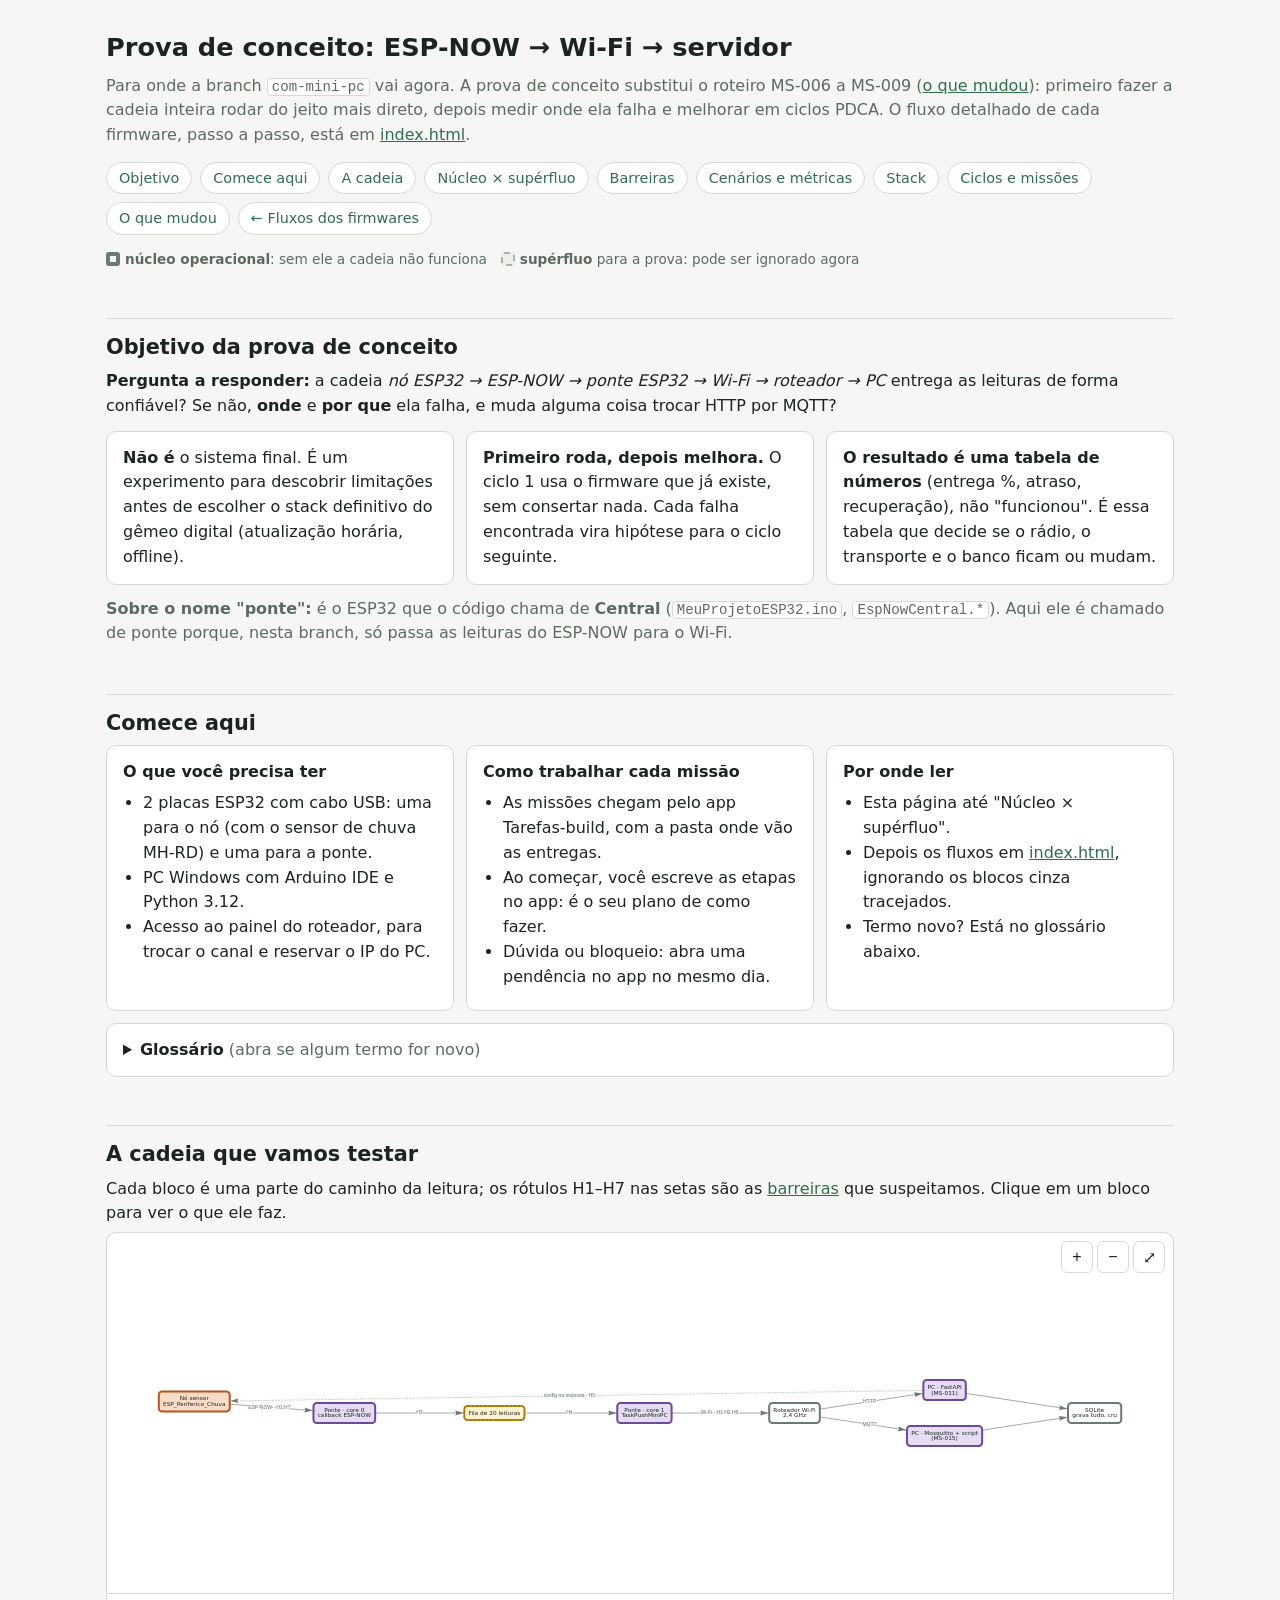
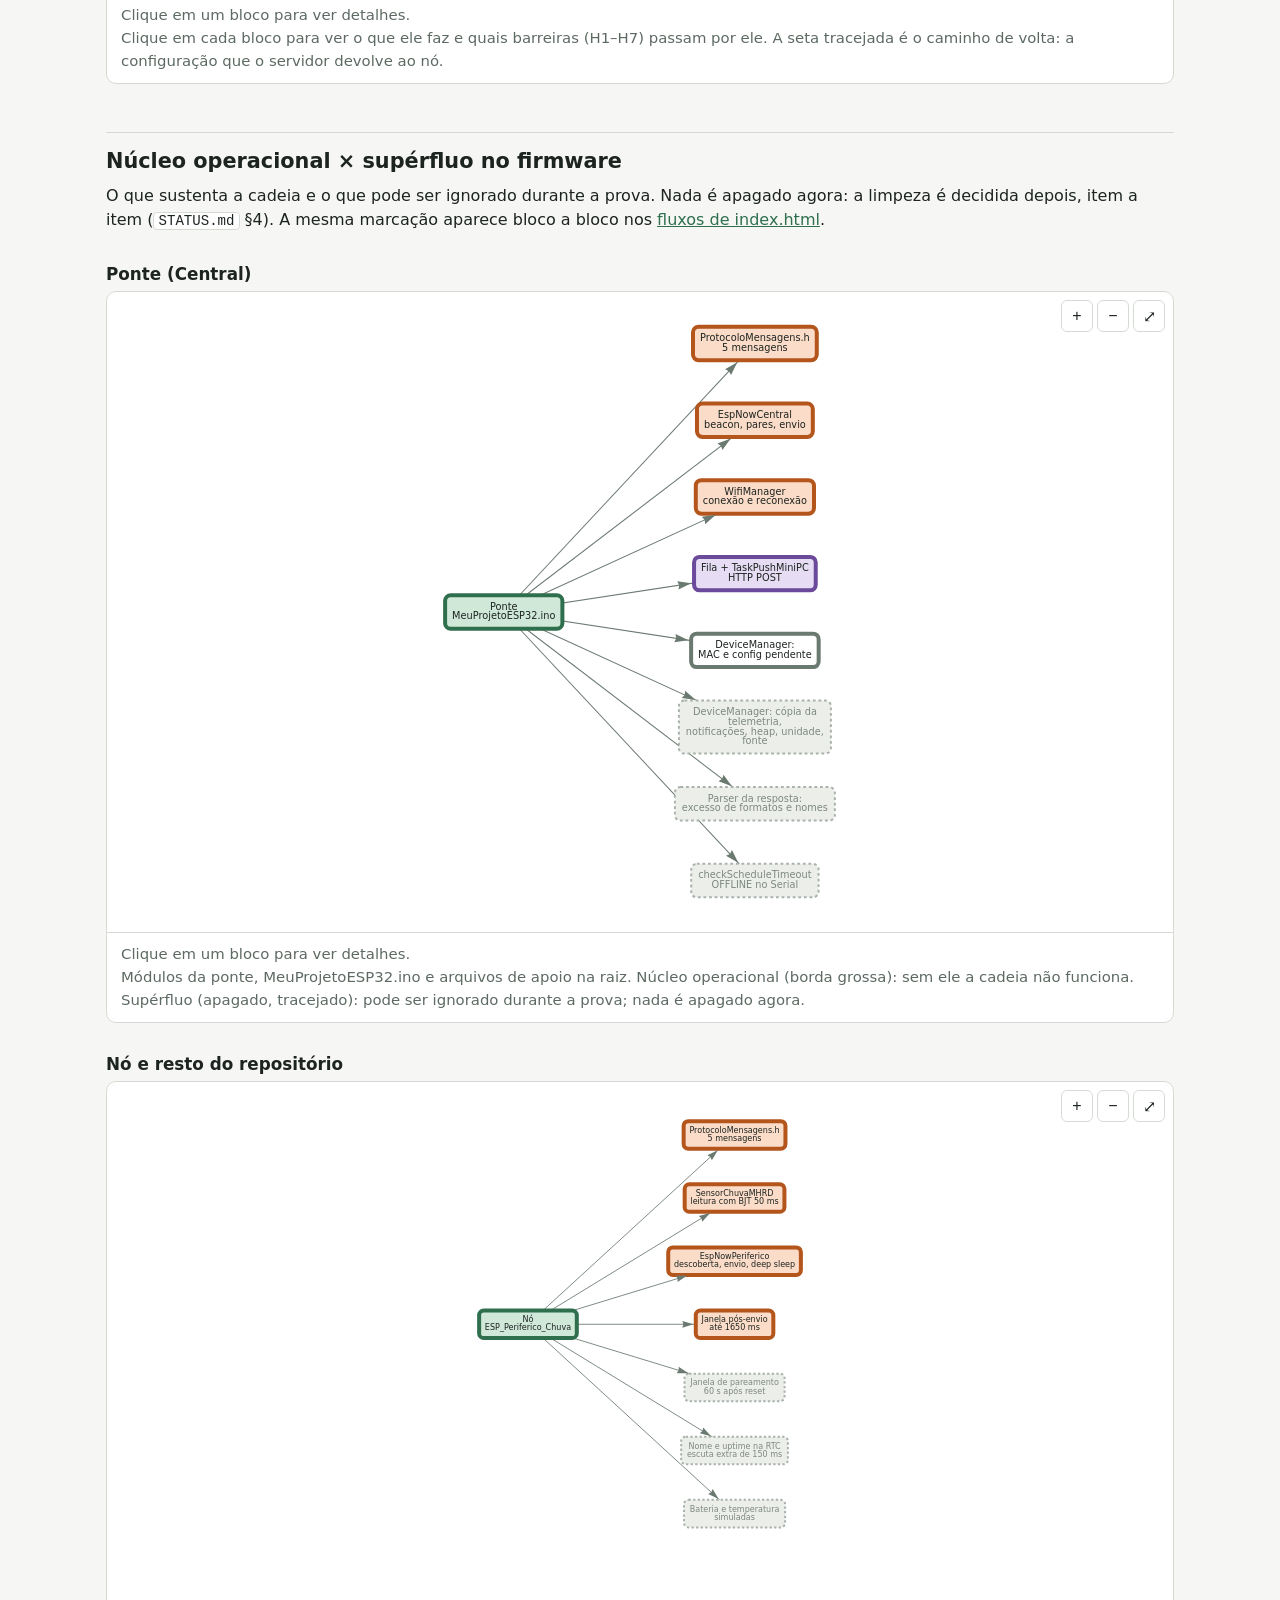
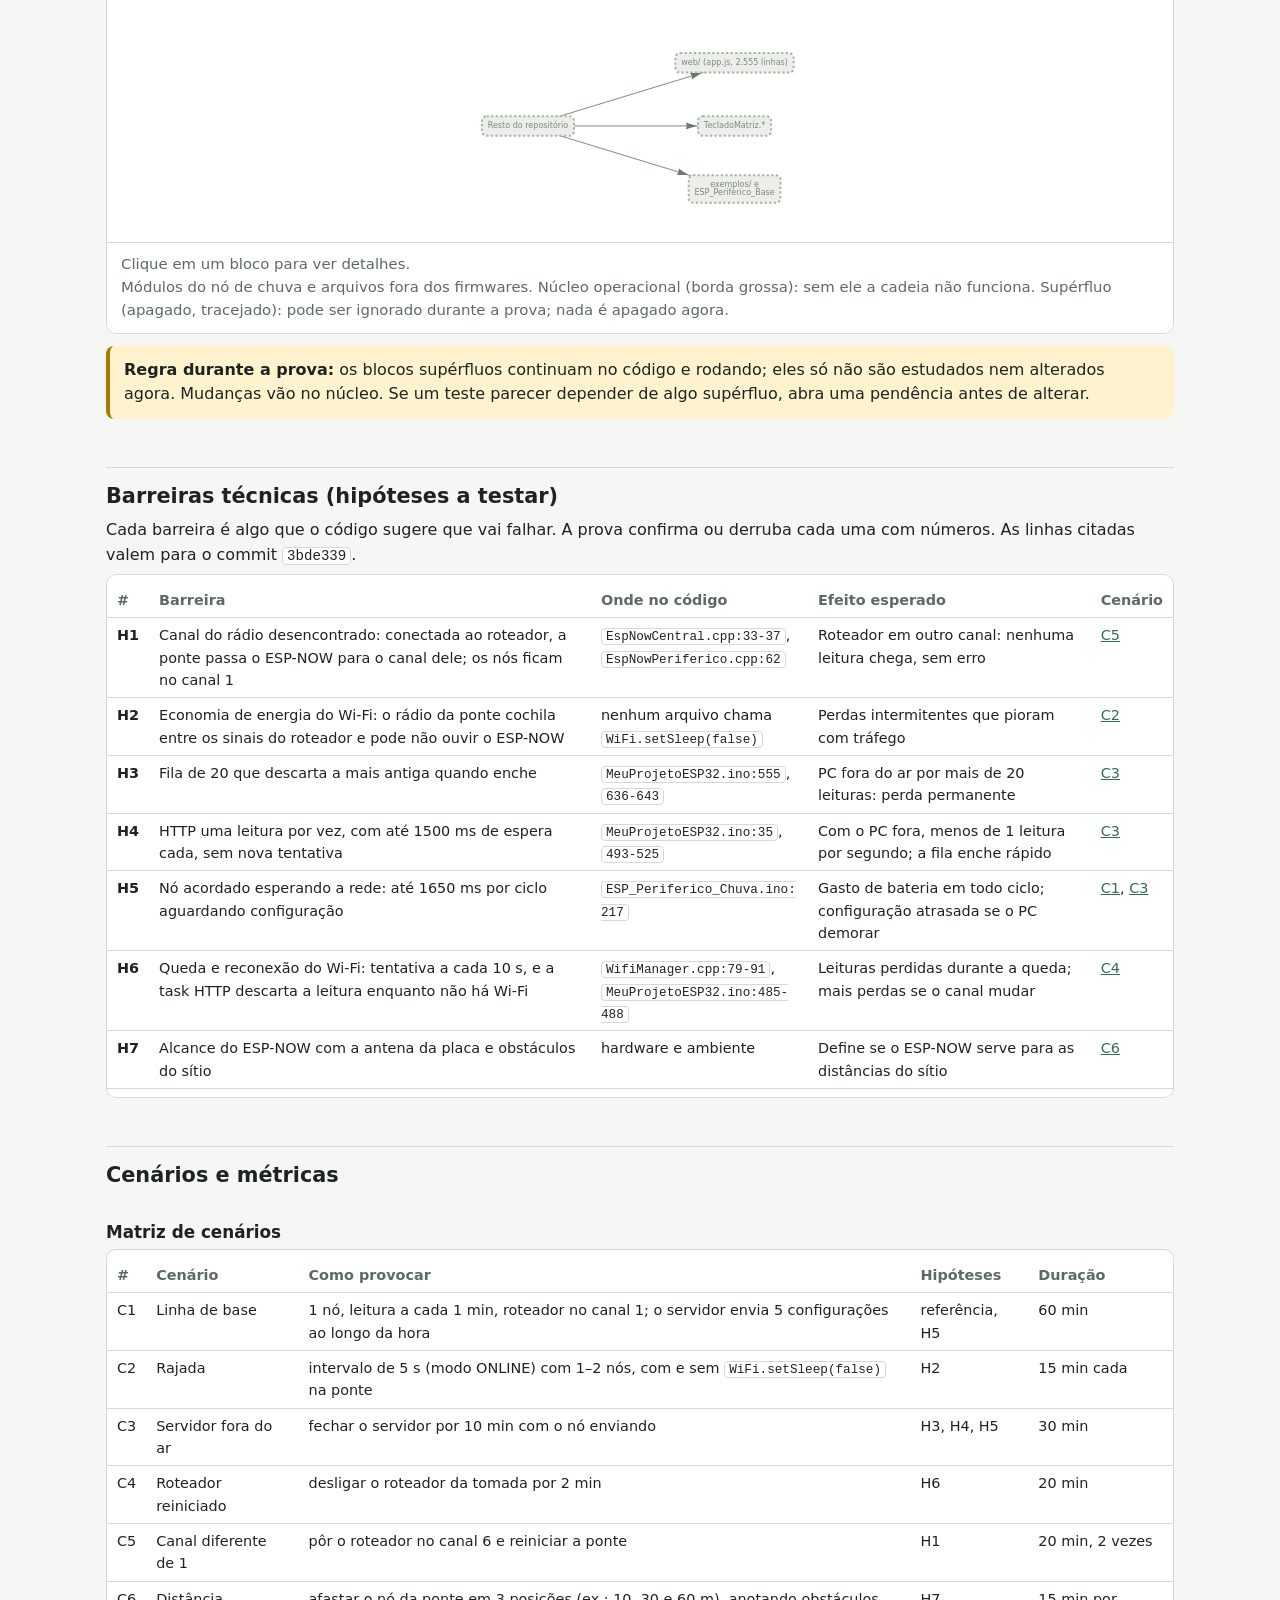
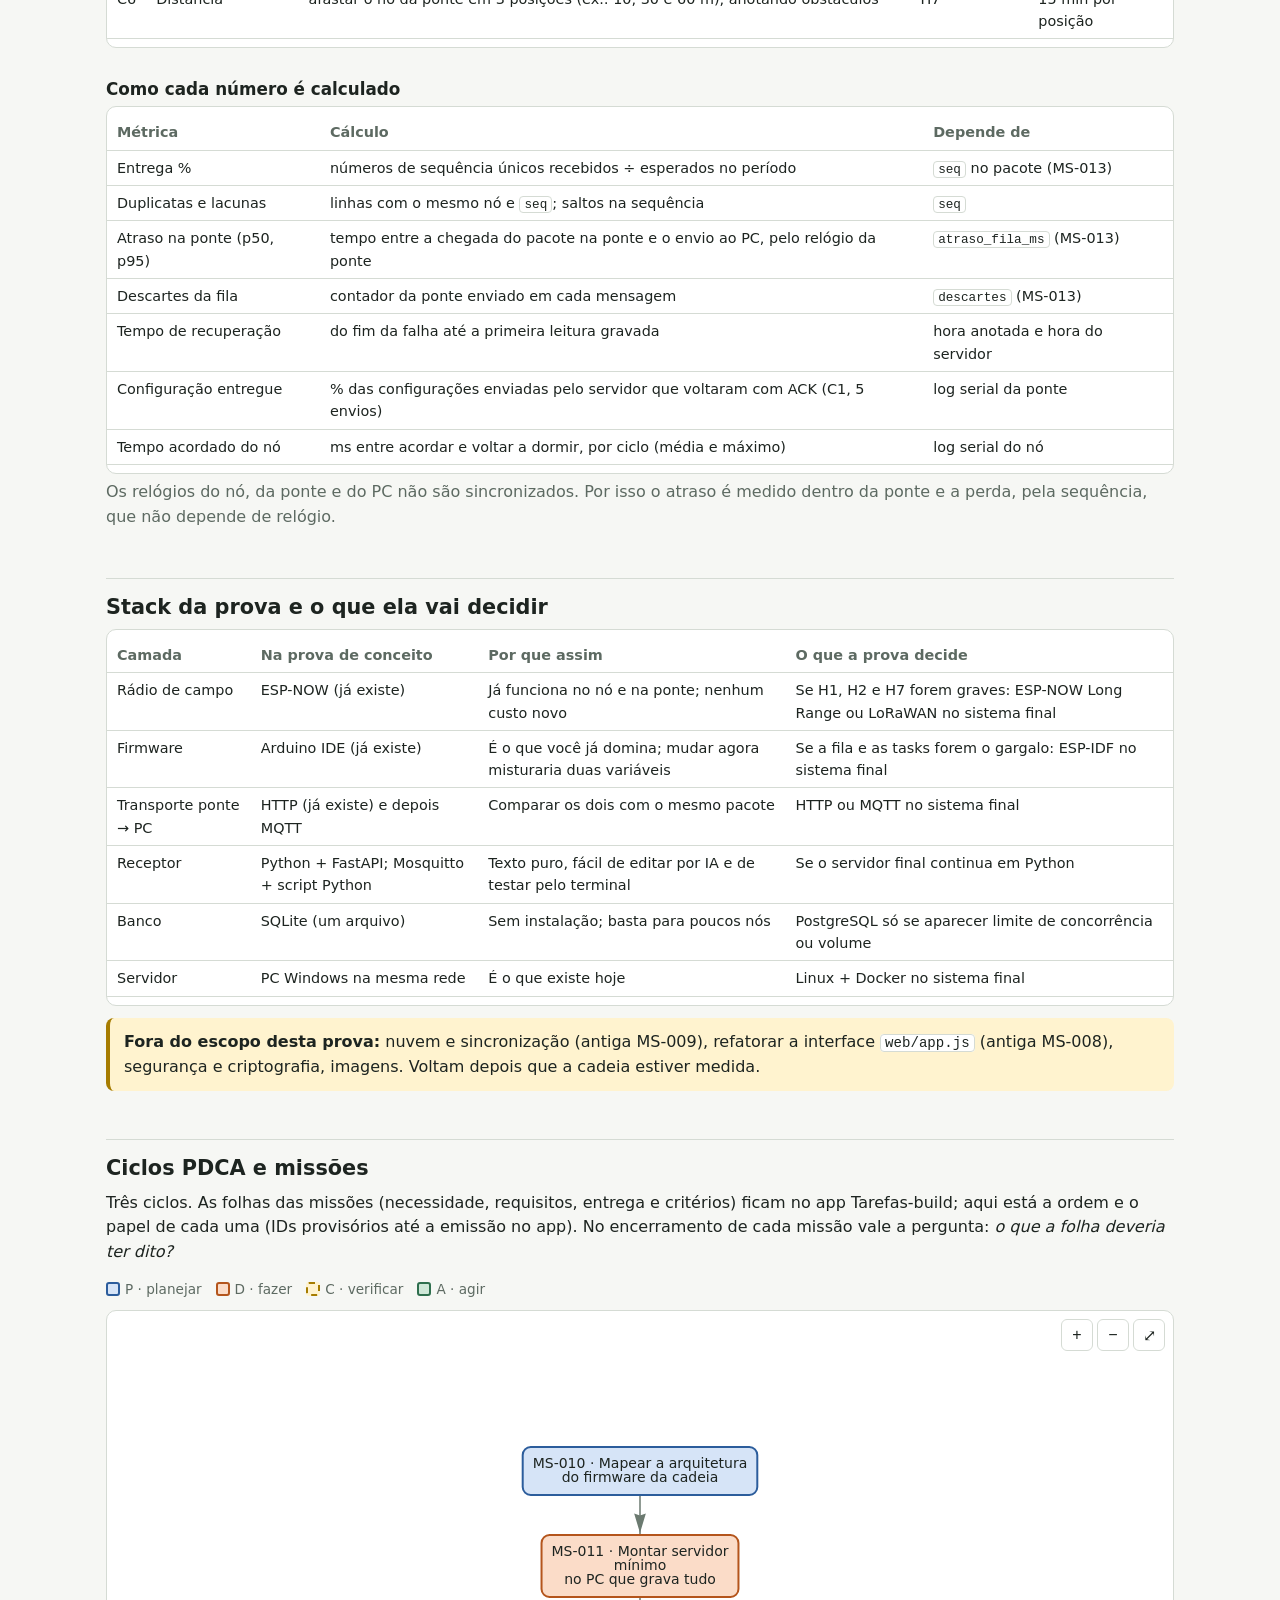
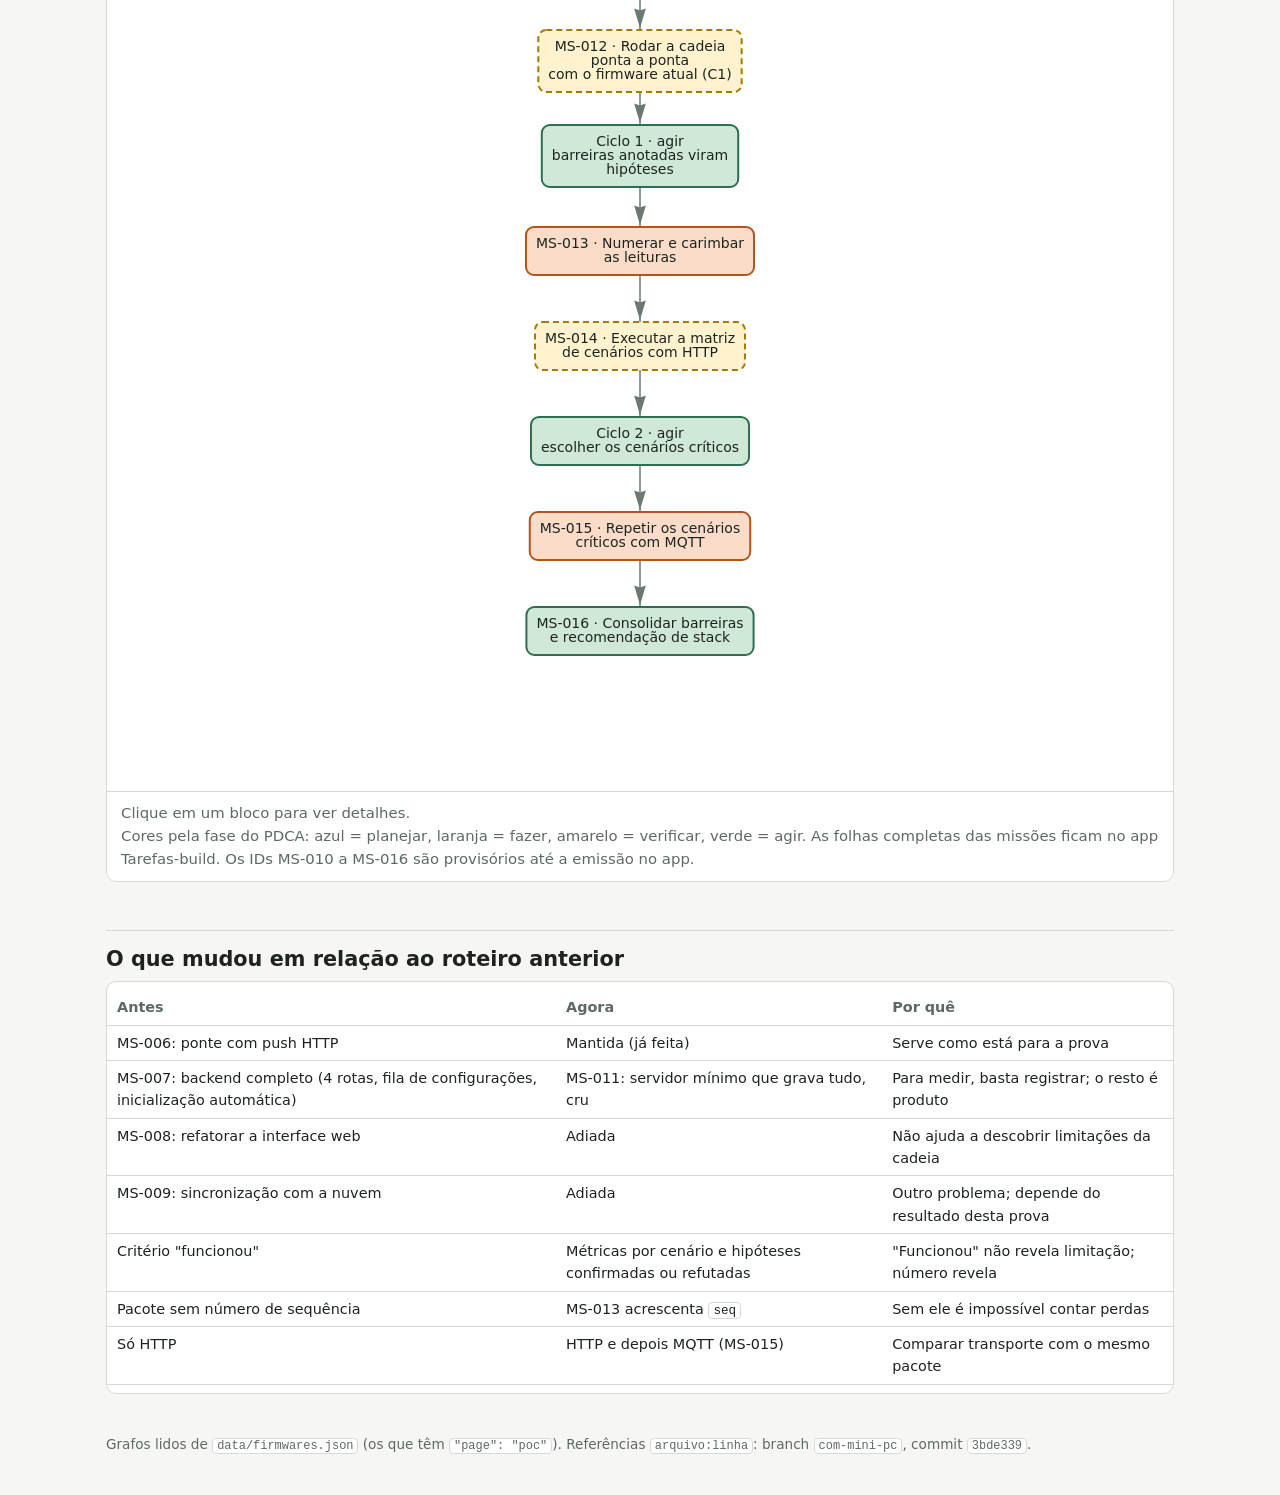
<file: docs/index-poc.html>
<!doctype html>
<html lang="pt-BR">
<head>
<meta charset="utf-8">
<meta name="viewport" content="width=device-width, initial-scale=1">
<title>Prova de Conceito ESP-NOW Wi-Fi</title>
<link rel="stylesheet" href="visualizador.css">
</head>
<body>
<header>
  <h1>Prova de conceito: ESP-NOW → Wi-Fi → servidor</h1>
  <p class="muted">Para onde a branch <code>com-mini-pc</code> vai agora. A prova de conceito substitui o roteiro MS-006 a MS-009
    (<a href="#mudou">o que mudou</a>): primeiro fazer a cadeia inteira rodar do jeito mais direto, depois medir onde ela falha e
    melhorar em ciclos PDCA. O fluxo detalhado de cada firmware, passo a passo, está em <a href="index.html">index.html</a>.</p>
  <nav>
    <a href="#objetivo">Objetivo</a>
    <a href="#comece">Comece aqui</a>
    <a href="#cadeia">A cadeia</a>
    <a href="#nucleo">Núcleo × supérfluo</a>
    <a href="#barreiras">Barreiras</a>
    <a href="#medicao">Cenários e métricas</a>
    <a href="#stack">Stack</a>
    <a href="#missoes">Ciclos e missões</a>
    <a href="#mudou">O que mudou</a>
    <a href="index.html">← Fluxos dos firmwares</a>
  </nav>
  <div class="legend" aria-label="Legenda do papel na prova de conceito">
    <span><i class="nucleo"></i><b>núcleo operacional</b>: sem ele a cadeia não funciona</span>
    <span><i class="superfluo"></i><b>supérfluo</b> para a prova: pode ser ignorado agora</span>
  </div>
  <noscript>Os grafos precisam de JavaScript.</noscript>
</header>

<main>
  <h2 id="objetivo">Objetivo da prova de conceito</h2>
  <p><b>Pergunta a responder:</b> a cadeia <i>nó ESP32 → ESP-NOW → ponte ESP32 → Wi-Fi → roteador → PC</i> entrega as leituras de
    forma confiável? Se não, <b>onde</b> e <b>por que</b> ela falha, e muda alguma coisa trocar HTTP por MQTT?</p>
  <div class="grid" style="margin-top:12px">
    <div class="box"><b>Não é</b> o sistema final. É um experimento para descobrir limitações antes de escolher o stack definitivo
      do gêmeo digital (atualização horária, offline).</div>
    <div class="box"><b>Primeiro roda, depois melhora.</b> O ciclo 1 usa o firmware que já existe, sem consertar nada. Cada falha
      encontrada vira hipótese para o ciclo seguinte.</div>
    <div class="box"><b>O resultado é uma tabela de números</b> (entrega %, atraso, recuperação), não "funcionou". É essa tabela que
      decide se o rádio, o transporte e o banco ficam ou mudam.</div>
  </div>
  <p class="muted" style="margin-top:12px"><b>Sobre o nome "ponte":</b> é o ESP32 que o código chama de <b>Central</b>
    (<code>MeuProjetoESP32.ino</code>, <code>EspNowCentral.*</code>). Aqui ele é chamado de ponte porque, nesta branch, só passa as
    leituras do ESP-NOW para o Wi-Fi.</p>

  <h2 id="comece">Comece aqui</h2>
  <div class="grid">
    <div class="box"><b>O que você precisa ter</b>
      <ul>
        <li>2 placas ESP32 com cabo USB: uma para o nó (com o sensor de chuva MH-RD) e uma para a ponte.</li>
        <li>PC Windows com Arduino IDE e Python 3.12.</li>
        <li>Acesso ao painel do roteador, para trocar o canal e reservar o IP do PC.</li>
      </ul></div>
    <div class="box"><b>Como trabalhar cada missão</b>
      <ul>
        <li>As missões chegam pelo app Tarefas-build, com a pasta onde vão as entregas.</li>
        <li>Ao começar, você escreve as etapas no app: é o seu plano de como fazer.</li>
        <li>Dúvida ou bloqueio: abra uma pendência no app no mesmo dia.</li>
      </ul></div>
    <div class="box"><b>Por onde ler</b>
      <ul>
        <li>Esta página até "Núcleo × supérfluo".</li>
        <li>Depois os fluxos em <a href="index.html#edge">index.html</a>, ignorando os blocos cinza tracejados.</li>
        <li>Termo novo? Está no glossário abaixo.</li>
      </ul></div>
  </div>
  <details class="box" id="glossario" style="margin-top:12px">
    <summary><b>Glossário</b> <span class="muted">(abra se algum termo for novo)</span></summary>
    <div class="tablewrap" style="margin-top:10px"><table>
      <tr><th>Termo</th><th>Significado</th></tr>
      <tr><td>ESP-NOW</td><td>Rádio da Espressif: um ESP32 manda mensagens curtas (até 250 bytes) direto para outro, sem roteador.</td></tr>
      <tr><td>Beacon</td><td>Mensagem que a ponte espalha a cada 1,5 s dizendo "estou aqui"; o nó a usa para descobrir o endereço da ponte.</td></tr>
      <tr><td>Callback</td><td>Função que o sistema chama sozinho quando algo acontece, por exemplo quando chega um pacote.</td></tr>
      <tr><td>Task</td><td>Tarefa do FreeRTOS: um pedaço do programa que roda em paralelo com o resto, em um dos dois núcleos.</td></tr>
      <tr><td>Fila (FreeRTOS)</td><td>Caixa de passagem de tamanho fixo entre duas tasks: uma coloca, a outra retira.</td></tr>
      <tr><td>ACK</td><td>Confirmação: a resposta "recebi" ou "apliquei" que volta para quem enviou.</td></tr>
      <tr><td>Deep sleep</td><td>Sono profundo: o ESP32 desliga quase tudo e recomeça do <code>setup()</code> ao acordar; só a memória RTC é mantida.</td></tr>
      <tr><td>Modo ONLINE</td><td>Modo do nó em que ele não dorme e envia no intervalo configurado (usado no cenário de rajada).</td></tr>
      <tr><td>RSSI</td><td>Força do sinal recebido, em dBm. Quanto mais perto de 0, melhor (−50 é ótimo; −90 é limite).</td></tr>
      <tr><td><code>seq</code></td><td>Número de sequência: cada leitura leva o número seguinte ao anterior. Número que falta é leitura perdida.</td></tr>
      <tr><td>p50 / p95</td><td>Mediana e percentil 95: metade dos valores fica abaixo do p50; 95% ficam abaixo do p95.</td></tr>
      <tr><td>MQTT e QoS 1</td><td>MQTT é um protocolo de mensagens com intermediário (broker; aqui, o Mosquitto). QoS 1 garante entrega pelo menos uma vez.</td></tr>
      <tr><td>PDCA</td><td>Ciclo de melhoria: planejar, fazer, verificar e agir (padronizar o que funcionou e planejar o próximo ciclo).</td></tr>
      <tr><td>Relatório A3</td><td>Relatório de uma folha (tamanho A3), do método Toyota: problema, causa, dados e recomendação.</td></tr>
      <tr><td>Core 0 / core 1</td><td>Os dois núcleos de processamento da CPU do ESP32. Não confundir com "núcleo operacional".</td></tr>
      <tr><td>Mini PC</td><td>No código, o PC Windows que roda o servidor (<code>MINI_PC_IP</code>, <code>TaskPushMiniPC</code>).</td></tr>
      <tr><td>Núcleo / supérfluo</td><td>Núcleo operacional é o que a cadeia precisa para funcionar. Supérfluo é o que existe no código mas não serve à prova; fica parado, não é apagado.</td></tr>
    </table></div>
  </details>

  <h2 id="cadeia">A cadeia que vamos testar</h2>
  <p>Cada bloco é uma parte do caminho da leitura; os rótulos H1–H7 nas setas são as <a href="#barreiras">barreiras</a> que suspeitamos.
    Clique em um bloco para ver o que ele faz.</p>
  <div class="card"><div class="graph-wrap"><div class="tools"></div><div class="graph" id="g-poc-cadeia" style="height:360px"></div></div>
    <div class="detail"></div></div>

  <h2 id="nucleo">Núcleo operacional × supérfluo no firmware</h2>
  <p>O que sustenta a cadeia e o que pode ser ignorado durante a prova. Nada é apagado agora: a limpeza é decidida depois, item a item
    (<code>STATUS.md</code> §4). A mesma marcação aparece bloco a bloco nos <a href="index.html#edge">fluxos de index.html</a>.</p>
  <h3>Ponte (Central)</h3>
  <div class="card"><div class="graph-wrap"><div class="tools"></div><div class="graph" id="g-poc-mapa-ponte" style="height:640px"></div></div>
    <div class="detail"></div></div>
  <h3>Nó e resto do repositório</h3>
  <div class="card"><div class="graph-wrap"><div class="tools"></div><div class="graph" id="g-poc-mapa-no" style="height:760px"></div></div>
    <div class="detail"></div></div>
  <div class="callout warn"><b>Regra durante a prova:</b> os blocos supérfluos continuam no código e rodando; eles só não são
    estudados nem alterados agora. Mudanças vão no núcleo. Se um teste parecer depender de algo supérfluo, abra uma pendência antes de alterar.</div>

  <h2 id="barreiras">Barreiras técnicas (hipóteses a testar)</h2>
  <p>Cada barreira é algo que o código sugere que vai falhar. A prova confirma ou derruba cada uma com números. As linhas citadas valem para o commit <code>3bde339</code>.</p>
  <div class="tablewrap"><table>
    <tr><th>#</th><th>Barreira</th><th>Onde no código</th><th>Efeito esperado</th><th>Cenário</th></tr>
    <tr id="h1"><td><b>H1</b></td><td>Canal do rádio desencontrado: conectada ao roteador, a ponte passa o ESP-NOW para o canal dele; os nós ficam no canal 1</td><td><code>EspNowCentral.cpp:33-37</code>, <code>EspNowPeriferico.cpp:62</code></td><td>Roteador em outro canal: nenhuma leitura chega, sem erro</td><td><a href="#c5">C5</a></td></tr>
    <tr id="h2"><td><b>H2</b></td><td>Economia de energia do Wi-Fi: o rádio da ponte cochila entre os sinais do roteador e pode não ouvir o ESP-NOW</td><td>nenhum arquivo chama <code>WiFi.setSleep(false)</code></td><td>Perdas intermitentes que pioram com tráfego</td><td><a href="#c2">C2</a></td></tr>
    <tr id="h3"><td><b>H3</b></td><td>Fila de 20 que descarta a mais antiga quando enche</td><td><code>MeuProjetoESP32.ino:555</code>, <code>636-643</code></td><td>PC fora do ar por mais de 20 leituras: perda permanente</td><td><a href="#c3">C3</a></td></tr>
    <tr id="h4"><td><b>H4</b></td><td>HTTP uma leitura por vez, com até 1500 ms de espera cada, sem nova tentativa</td><td><code>MeuProjetoESP32.ino:35</code>, <code>493-525</code></td><td>Com o PC fora, menos de 1 leitura por segundo; a fila enche rápido</td><td><a href="#c3">C3</a></td></tr>
    <tr id="h5"><td><b>H5</b></td><td>Nó acordado esperando a rede: até 1650 ms por ciclo aguardando configuração</td><td><code>ESP_Periferico_Chuva.ino:217</code></td><td>Gasto de bateria em todo ciclo; configuração atrasada se o PC demorar</td><td><a href="#c1">C1</a>, <a href="#c3">C3</a></td></tr>
    <tr id="h6"><td><b>H6</b></td><td>Queda e reconexão do Wi-Fi: tentativa a cada 10 s, e a task HTTP descarta a leitura enquanto não há Wi-Fi</td><td><code>WifiManager.cpp:79-91</code>, <code>MeuProjetoESP32.ino:485-488</code></td><td>Leituras perdidas durante a queda; mais perdas se o canal mudar</td><td><a href="#c4">C4</a></td></tr>
    <tr id="h7"><td><b>H7</b></td><td>Alcance do ESP-NOW com a antena da placa e obstáculos do sítio</td><td>hardware e ambiente</td><td>Define se o ESP-NOW serve para as distâncias do sítio</td><td><a href="#c6">C6</a></td></tr>
  </table></div>

  <h2 id="medicao">Cenários e métricas</h2>
  <h3>Matriz de cenários</h3>
  <div class="tablewrap"><table>
    <tr><th>#</th><th>Cenário</th><th>Como provocar</th><th>Hipóteses</th><th>Duração</th></tr>
    <tr id="c1"><td>C1</td><td>Linha de base</td><td>1 nó, leitura a cada 1 min, roteador no canal 1; o servidor envia 5 configurações ao longo da hora</td><td>referência, H5</td><td>60 min</td></tr>
    <tr id="c2"><td>C2</td><td>Rajada</td><td>intervalo de 5 s (modo ONLINE) com 1–2 nós, com e sem <code>WiFi.setSleep(false)</code> na ponte</td><td>H2</td><td>15 min cada</td></tr>
    <tr id="c3"><td>C3</td><td>Servidor fora do ar</td><td>fechar o servidor por 10 min com o nó enviando</td><td>H3, H4, H5</td><td>30 min</td></tr>
    <tr id="c4"><td>C4</td><td>Roteador reiniciado</td><td>desligar o roteador da tomada por 2 min</td><td>H6</td><td>20 min</td></tr>
    <tr id="c5"><td>C5</td><td>Canal diferente de 1</td><td>pôr o roteador no canal 6 e reiniciar a ponte</td><td>H1</td><td>20 min, 2 vezes</td></tr>
    <tr id="c6"><td>C6</td><td>Distância</td><td>afastar o nó da ponte em 3 posições (ex.: 10, 30 e 60 m), anotando obstáculos</td><td>H7</td><td>15 min por posição</td></tr>
  </table></div>
  <h3>Como cada número é calculado</h3>
  <div class="tablewrap"><table>
    <tr><th>Métrica</th><th>Cálculo</th><th>Depende de</th></tr>
    <tr><td>Entrega %</td><td>números de sequência únicos recebidos ÷ esperados no período</td><td><code>seq</code> no pacote (MS-013)</td></tr>
    <tr><td>Duplicatas e lacunas</td><td>linhas com o mesmo nó e <code>seq</code>; saltos na sequência</td><td><code>seq</code></td></tr>
    <tr><td>Atraso na ponte (p50, p95)</td><td>tempo entre a chegada do pacote na ponte e o envio ao PC, pelo relógio da ponte</td><td><code>atraso_fila_ms</code> (MS-013)</td></tr>
    <tr><td>Descartes da fila</td><td>contador da ponte enviado em cada mensagem</td><td><code>descartes</code> (MS-013)</td></tr>
    <tr><td>Tempo de recuperação</td><td>do fim da falha até a primeira leitura gravada</td><td>hora anotada e hora do servidor</td></tr>
    <tr><td>Configuração entregue</td><td>% das configurações enviadas pelo servidor que voltaram com ACK (C1, 5 envios)</td><td>log serial da ponte</td></tr>
    <tr><td>Tempo acordado do nó</td><td>ms entre acordar e voltar a dormir, por ciclo (média e máximo)</td><td>log serial do nó</td></tr>
  </table></div>
  <p class="muted">Os relógios do nó, da ponte e do PC não são sincronizados. Por isso o atraso é medido dentro da ponte e a perda, pela
    sequência, que não depende de relógio.</p>

  <h2 id="stack">Stack da prova e o que ela vai decidir</h2>
  <div class="tablewrap"><table>
    <tr><th>Camada</th><th>Na prova de conceito</th><th>Por que assim</th><th>O que a prova decide</th></tr>
    <tr><td>Rádio de campo</td><td>ESP-NOW (já existe)</td><td>Já funciona no nó e na ponte; nenhum custo novo</td><td>Se H1, H2 e H7 forem graves: ESP-NOW Long Range ou LoRaWAN no sistema final</td></tr>
    <tr><td>Firmware</td><td>Arduino IDE (já existe)</td><td>É o que você já domina; mudar agora misturaria duas variáveis</td><td>Se a fila e as tasks forem o gargalo: ESP-IDF no sistema final</td></tr>
    <tr><td>Transporte ponte → PC</td><td>HTTP (já existe) e depois MQTT</td><td>Comparar os dois com o mesmo pacote</td><td>HTTP ou MQTT no sistema final</td></tr>
    <tr><td>Receptor</td><td>Python + FastAPI; Mosquitto + script Python</td><td>Texto puro, fácil de editar por IA e de testar pelo terminal</td><td>Se o servidor final continua em Python</td></tr>
    <tr><td>Banco</td><td>SQLite (um arquivo)</td><td>Sem instalação; basta para poucos nós</td><td>PostgreSQL só se aparecer limite de concorrência ou volume</td></tr>
    <tr><td>Servidor</td><td>PC Windows na mesma rede</td><td>É o que existe hoje</td><td>Linux + Docker no sistema final</td></tr>
  </table></div>
  <div class="callout warn"><b>Fora do escopo desta prova:</b> nuvem e sincronização (antiga MS-009), refatorar a interface
    <code>web/app.js</code> (antiga MS-008), segurança e criptografia, imagens. Voltam depois que a cadeia estiver medida.</div>

  <h2 id="missoes">Ciclos PDCA e missões</h2>
  <p>Três ciclos. As folhas das missões (necessidade, requisitos, entrega e critérios) ficam no app Tarefas-build; aqui está a ordem
    e o papel de cada uma (IDs provisórios até a emissão no app). No encerramento de cada missão vale a pergunta: <i>o que a folha deveria ter dito?</i></p>
  <div class="legend" aria-label="Legenda das fases do PDCA">
    <span><i style="background:var(--n-sleep-bg);border-color:var(--n-sleep-bd)"></i>P · planejar</span>
    <span><i style="background:var(--n-io-bg);border-color:var(--n-io-bd)"></i>D · fazer</span>
    <span><i style="background:var(--n-dec-bg);border-color:var(--n-dec-bd);border-style:dashed"></i>C · verificar</span>
    <span><i style="background:var(--n-start-bg);border-color:var(--n-start-bd)"></i>A · agir</span>
  </div>
  <div class="card" style="margin-top:10px"><div class="graph-wrap"><div class="tools"></div><div class="graph" id="g-poc-ciclos" style="height:1080px"></div></div>
    <div class="detail"></div></div>

  <h2 id="mudou">O que mudou em relação ao roteiro anterior</h2>
  <div class="tablewrap"><table>
    <tr><th>Antes</th><th>Agora</th><th>Por quê</th></tr>
    <tr><td>MS-006: ponte com push HTTP</td><td>Mantida (já feita)</td><td>Serve como está para a prova</td></tr>
    <tr><td>MS-007: backend completo (4 rotas, fila de configurações, inicialização automática)</td><td>MS-011: servidor mínimo que grava tudo, cru</td><td>Para medir, basta registrar; o resto é produto</td></tr>
    <tr><td>MS-008: refatorar a interface web</td><td>Adiada</td><td>Não ajuda a descobrir limitações da cadeia</td></tr>
    <tr><td>MS-009: sincronização com a nuvem</td><td>Adiada</td><td>Outro problema; depende do resultado desta prova</td></tr>
    <tr><td>Critério "funcionou"</td><td>Métricas por cenário e hipóteses confirmadas ou refutadas</td><td>"Funcionou" não revela limitação; número revela</td></tr>
    <tr><td>Pacote sem número de sequência</td><td>MS-013 acrescenta <code>seq</code></td><td>Sem ele é impossível contar perdas</td></tr>
    <tr><td>Só HTTP</td><td>HTTP e depois MQTT (MS-015)</td><td>Comparar transporte com o mesmo pacote</td></tr>
  </table></div>
</main>

<footer>Grafos lidos de <code>data/firmwares.json</code> (os que têm <code>"page": "poc"</code>). Referências <code>arquivo:linha</code>:
  branch <code>com-mini-pc</code>, commit <code>3bde339</code>. <span id="src"></span></footer>

<script src="vendor/vis-network.min.js"></script>
<script src="data/firmwares.js"></script>
<script src="visualizador.js"></script>
</body>
</html>
</file>
<file: docs/visualizador.css>
/* Estilo compartilhado por index.html e index-poc.html. */
:root {
  --bg: #f6f7f4;
  --surface: #ffffff;
  --text: #1d2420;
  --muted: #5d6a62;
  --line: #d5dbd4;
  --accent: #2f6f4e;
  --n-start-bg: #cfe8d8;   --n-start-bd: #2f6f4e;
  --n-step-bg: #ffffff;    --n-step-bd: #6b7a70;
  --n-dec-bg: #fff3cf;     --n-dec-bd: #a67c00;
  --n-sleep-bg: #d6e4f7;   --n-sleep-bd: #2c5d9c;
  --n-io-bg: #fbdcc8;      --n-io-bd: #b4551c;
  --n-sub-bg: #e6dcf3;     --n-sub-bd: #6b4a9c;
  --edge: #6b7a70;
  --node-text: #1d2420;
  --n-off-bg: #eceeea;   --n-off-bd: #a9b2ab;   --n-off-text: #7d8880;
}
@media (prefers-color-scheme: dark) {
  :root:not([data-theme="light"]) {
    --bg: #141815; --surface: #1c221e; --text: #e6ebe7; --muted: #9aa89f; --line: #2f3832;
    --accent: #6fcf9a;
    --n-start-bg: #1f4a33; --n-start-bd: #6fcf9a;
    --n-step-bg: #232b26;  --n-step-bd: #7d8c82;
    --n-dec-bg: #4a3d12;   --n-dec-bd: #e0b84a;
    --n-sleep-bg: #1d3556; --n-sleep-bd: #7fb0ee;
    --n-io-bg: #532a12;    --n-io-bd: #f0a070;
    --n-sub-bg: #35264f;   --n-sub-bd: #b79be0;
    --edge: #8a998f; --node-text: #e6ebe7;
    --n-off-bg: #1a1e1b; --n-off-bd: #4a554d; --n-off-text: #7d8a81;
  }
}
:root[data-theme="dark"] {
  --bg: #141815; --surface: #1c221e; --text: #e6ebe7; --muted: #9aa89f; --line: #2f3832;
  --accent: #6fcf9a;
  --n-start-bg: #1f4a33; --n-start-bd: #6fcf9a;
  --n-step-bg: #232b26;  --n-step-bd: #7d8c82;
  --n-dec-bg: #4a3d12;   --n-dec-bd: #e0b84a;
  --n-sleep-bg: #1d3556; --n-sleep-bd: #7fb0ee;
  --n-io-bg: #532a12;    --n-io-bd: #f0a070;
  --n-sub-bg: #35264f;   --n-sub-bd: #b79be0;
  --edge: #8a998f; --node-text: #e6ebe7;
  --n-off-bg: #1a1e1b; --n-off-bd: #4a554d; --n-off-text: #7d8a81;
}
* { box-sizing: border-box; }
body { margin: 0; background: var(--bg); color: var(--text);
       font: 16px/1.55 system-ui, -apple-system, "Segoe UI", Roboto, sans-serif; }
header, main { max-width: 1100px; margin: 0 auto; padding: 0 16px; }
header { padding-top: 28px; }
h1 { font-size: 1.6rem; margin: 0 0 4px; }
h2 { font-size: 1.3rem; margin: 48px 0 6px; padding-top: 12px; border-top: 1px solid var(--line); }
h3 { font-size: 1.05rem; margin: 28px 0 4px; }
p { margin: 6px 0; }
.muted { color: var(--muted); }
nav { display: flex; flex-wrap: wrap; gap: 8px; margin: 14px 0 0; }
nav a { color: var(--accent); text-decoration: none; border: 1px solid var(--line);
        background: var(--surface); padding: 4px 12px; border-radius: 999px; font-size: .9rem; }
nav a:hover { border-color: var(--accent); }
code { overflow-wrap: anywhere; font: .88em ui-monospace, SFMono-Regular, Menlo, monospace; background: var(--surface);
       border: 1px solid var(--line); padding: 0 4px; border-radius: 4px; }
.legend { display: flex; flex-wrap: wrap; gap: 6px 14px; margin: 14px 0 0; font-size: .85rem; color: var(--muted); }
.legend i { display: inline-block; width: 14px; height: 14px; border-radius: 3px; vertical-align: -2px;
            margin-right: 5px; border: 2px solid; }
.card { background: var(--surface); border: 1px solid var(--line); border-radius: 10px; overflow: hidden; }
.graph-wrap { position: relative; }
.graph { width: 100%; height: 520px; }
.tools { position: absolute; top: 8px; right: 8px; display: flex; gap: 4px; z-index: 2; }
.tools button { width: 32px; height: 32px; border: 1px solid var(--line); background: var(--surface);
                color: var(--text); border-radius: 6px; font-size: 16px; cursor: pointer; }
.tools button:hover { border-color: var(--accent); }
.detail { border-top: 1px solid var(--line); padding: 10px 14px; min-height: 64px; font-size: .93rem; }
.detail b { color: var(--accent); }
.detail .hint { color: var(--muted); }
table { width: 100%; border-collapse: collapse; font-size: .9rem; margin: 8px 0; }
th, td { text-align: left; padding: 6px 10px; border-bottom: 1px solid var(--line); vertical-align: top; }
th { color: var(--muted); font-weight: 600; }
.tablewrap { overflow-x: auto; background: var(--surface); border: 1px solid var(--line); border-radius: 10px; }
ul.notes { padding-left: 20px; }
ul.notes li { margin: 6px 0; }
footer { max-width: 1100px; margin: 40px auto; padding: 0 16px; color: var(--muted); font-size: .85rem; }
noscript { display: block; padding: 12px; background: var(--n-dec-bg); border-radius: 8px; }
.legend i.nucleo { border-width: 4px; border-color: var(--n-step-bd); background: var(--surface); }
.legend i.superfluo { border-style: dashed; border-color: var(--n-off-bd); background: var(--n-off-bg); }
a { color: var(--accent); }
.callout { background: var(--n-start-bg); border-left: 4px solid var(--n-start-bd); border-radius: 8px; padding: 12px 14px; margin: 12px 0; }
.callout.warn { background: var(--n-dec-bg); border-left-color: var(--n-dec-bd); }
.grid { display: grid; gap: 12px; grid-template-columns: repeat(auto-fit, minmax(260px, 1fr)); }
.box { background: var(--surface); border: 1px solid var(--line); border-radius: 10px; padding: 14px 16px; }
.box ul { margin: 6px 0; padding-left: 20px; }
details.box > summary { cursor: pointer; }
</file>
<file: web/styles.css>
/* ==========================================================================
   SÍTIO ONLINE - SISTEMA DE MONITORAMENTO AGRÍCOLA ESP32
   ESTILOS CSS MODERNOS COM GRADIENTES E CONTROLE MATRICIAL 4X4
   ========================================================================== */

:root {
    --primary-cyan: #00f2fe;
    --primary-teal: #4facfe;
    --accent-green: #38ef7d;
    --accent-emerald: #11998e;
    --accent-amber: #f6d365;
    --accent-danger: #ff5252;
    --bg-dark-base: #06110f;
    --bg-surface: rgba(14, 28, 24, 0.85);
    --bg-surface-subpage: rgba(255, 255, 255, 0.92);
    --text-primary: #ffffff;
    --text-secondary: #a0aec0;
    --text-dark: #1a202c;
    --font-heading: 'Rajdhani', sans-serif;
    --font-body: 'Inter', sans-serif;
    --indicator-glow: rgba(0, 242, 254, 0.5);
    --border-radius-base: 8px;
    --border-radius-card: 14px;
    --transition-smooth: all 0.25s cubic-bezier(0.4, 0, 0.2, 1);
}

* {
    margin: 0;
    padding: 0;
    box-sizing: border-box;
}

body, html {
    width: 100%;
    height: 100%;
    overflow: hidden;
    font-family: var(--font-body);
    background-color: var(--bg-dark-base);
    color: var(--text-primary);
    user-select: none;
}

/* ==========================================================================
   CONTAINER PRINCIPAL E FUNDOS DINÂMICOS
   ========================================================================== */

.app-container {
    position: relative;
    width: 100vw;
    height: 100vh;
    display: flex;
    flex-direction: column;
    overflow: hidden;
    background-color: #f8fafc;
}

/* Camada de fundo com transição de 4 segundos */
.bg-container {
    position: absolute;
    inset: 0;
    z-index: 1;
    overflow: hidden;
    transition: opacity 0.6s ease;
}

.bg-slide {
    position: absolute;
    inset: 0;
    background-size: cover;
    background-position: center center;
    background-repeat: no-repeat;
    opacity: 0;
    transition: opacity 1.4s ease-in-out;
    transform: scale(1.02);
}

.bg-slide.bg-active {
    opacity: 1;
}

/* Gradiente escuro sobre o menu principal para destaque do texto */
.bg-gradient-overlay {
    position: absolute;
    inset: 0;
    background: linear-gradient(
        135deg, 
        rgba(5, 18, 14, 0.82) 0%, 
        rgba(10, 32, 25, 0.70) 50%, 
        rgba(3, 10, 8, 0.88) 100%
    );
    z-index: 2;
    transition: opacity 0.5s ease;
}

/* Camada com opacidade exata de 14% (0.14) nas abas de Status e Configurações */
.app-container.subpage-active .bg-container {
    opacity: 0.14 !important; /* Exigência estrita: 14% de opacidade sobre o plano de fundo */
}

.app-container.subpage-active .bg-gradient-overlay {
    opacity: 0 !important;
}

/* ==========================================================================
   BARRA SUPERIOR (HEADER)
   ========================================================================== */

.top-bar {
    position: relative;
    z-index: 10;
    display: flex;
    align-items: center;
    justify-content: space-between;
    padding: 10px 24px;
    background: rgba(4, 12, 10, 0.75);
    backdrop-filter: blur(12px);
    border-bottom: 1px solid rgba(0, 242, 254, 0.15);
}

.api-status-badge, .queue-status-badge {
    display: flex;
    align-items: center;
    gap: 8px;
    font-size: 0.85rem;
    padding: 5px 12px;
    border-radius: 20px;
    background: rgba(255, 255, 255, 0.06);
    border: 1px solid rgba(255, 255, 255, 0.1);
}

.status-dot {
    width: 8px;
    height: 8px;
    border-radius: 50%;
    background-color: var(--accent-green);
    box-shadow: 0 0 8px var(--accent-green);
}

.status-dot.offline {
    background-color: var(--accent-danger);
    box-shadow: 0 0 8px var(--accent-danger);
}

.status-dot.paused {
    background-color: var(--accent-amber);
    box-shadow: 0 0 8px var(--accent-amber);
    animation: statusBlink 1s infinite alternate;
}

@keyframes statusBlink {
    from { opacity: 0.4; }
    to { opacity: 1; }
}

.queue-status-badge {
    color: var(--accent-amber);
    border-color: rgba(246, 211, 101, 0.3);
}

/* Badge de Janela de Recepção de Dados dos Periféricos */
.reception-status-badge {
    display: flex;
    align-items: center;
    gap: 8px;
    padding: 5px 14px;
    border-radius: 20px;
    background: rgba(15, 23, 42, 0.7);
    border: 1px solid rgba(56, 189, 248, 0.35);
    color: #38bdf8;
    font-size: 0.85rem;
    font-weight: 600;
    transition: var(--transition-smooth);
}

.reception-status-badge.in-reception {
    background: rgba(239, 68, 68, 0.2);
    border-color: #ef4444;
    color: #fca5a5;
    animation: receptionPulse 1.2s infinite;
}

@keyframes receptionPulse {
    0% {
        box-shadow: 0 0 0 0 rgba(239, 68, 68, 0.6);
    }
    70% {
        box-shadow: 0 0 0 8px rgba(239, 68, 68, 0);
    }
    100% {
        box-shadow: 0 0 0 0 rgba(239, 68, 68, 0);
    }
}

.top-controls {
    display: flex;
    gap: 10px;
}

.top-btn {
    padding: 6px 14px;
    border-radius: 6px;
    border: 1px solid rgba(0, 242, 254, 0.3);
    background: rgba(0, 242, 254, 0.08);
    color: #e0f7fa;
    font-size: 0.82rem;
    font-weight: 500;
    cursor: pointer;
    transition: var(--transition-smooth);
}

.top-btn:hover {
    background: rgba(0, 242, 254, 0.2);
    border-color: var(--primary-cyan);
    box-shadow: 0 0 10px rgba(0, 242, 254, 0.3);
}

.top-btn.simulation-active {
    background: rgba(16, 185, 129, 0.15);
    border-color: rgba(16, 185, 129, 0.5);
    color: #a7f3d0;
}

.top-btn.simulation-active:hover {
    background: rgba(16, 185, 129, 0.28);
    box-shadow: 0 0 12px rgba(16, 185, 129, 0.4);
}

.top-btn.simulation-inactive {
    background: rgba(56, 189, 248, 0.15);
    border-color: rgba(56, 189, 248, 0.5);
    color: #bae6fd;
}

.top-btn.simulation-inactive:hover {
    background: rgba(56, 189, 248, 0.28);
    box-shadow: 0 0 12px rgba(56, 189, 248, 0.4);
}

/* ==========================================================================
   VIEWPORT E TELAS
   ========================================================================== */

.screens-viewport {
    position: relative;
    z-index: 5;
    flex: 1;
    display: flex;
    overflow: hidden;
}

.screen-view {
    position: absolute;
    inset: 0;
    display: none;
    flex-direction: column;
    padding: 30px 60px;
    opacity: 0;
    transform: translateY(12px);
    transition: opacity 0.35s ease, transform 0.35s ease;
}

.screen-view.active {
    display: flex;
    opacity: 1;
    transform: translateY(0);
}

/* Subpáginas com fundo translúcido para contraste perfeito e visibilidade do fundo a 14% */
.subpage-view {
    background: rgba(248, 250, 252, 0.45);
    backdrop-filter: blur(2px);
    color: var(--text-dark);
    padding: 40px 80px;
    box-shadow: inset 0 0 80px rgba(0, 0, 0, 0.04);
}

/* ==========================================================================
   TELA 1: MENU PRINCIPAL (SLIDES 1 E 2)
   ========================================================================== */

.brand-header {
    margin-top: 10px;
}

.main-title {
    font-family: var(--font-heading);
    font-size: 4.2rem;
    font-weight: 700;
    letter-spacing: 2px;
    text-shadow: 0 4px 15px rgba(0, 0, 0, 0.6);
}

.highlight-cyan {
    color: var(--primary-cyan);
    text-shadow: 0 0 20px rgba(0, 242, 254, 0.6);
}

.menu-options-container {
    margin-top: 50px;
    display: flex;
    flex-direction: column;
    gap: 22px;
    width: fit-content;
}

.menu-option {
    display: flex;
    align-items: center;
    gap: 16px;
    font-size: 2.2rem;
    font-family: var(--font-heading);
    font-weight: 600;
    cursor: pointer;
    padding: 8px 24px;
    border-radius: var(--border-radius-card);
    transition: var(--transition-smooth);
    border: 2px solid transparent;
}

.menu-option .cursor-indicator {
    color: var(--primary-cyan);
    font-weight: 700;
    visibility: hidden;
    transform: translateX(-4px);
    transition: transform 0.2s ease;
}

.menu-option .bullet {
    font-size: 1.8rem;
    color: #e2e8f0;
}

/* Destaque do Indicador Retangular com Cantos Arredondados - estritamente na opção ativa */
.menu-option.active-target {
    background: rgba(0, 242, 254, 0.12);
    border-color: var(--primary-cyan);
    box-shadow: 0 0 25px var(--indicator-glow), inset 0 0 15px rgba(0, 242, 254, 0.1);
    transform: translateX(8px);
}

.menu-option.active-target .cursor-indicator {
    visibility: visible;
    transform: translateX(0);
}

/* Notificações no Canto Direito Inferior */
.notifications-card {
    position: absolute;
    bottom: 90px;
    right: 60px;
    background: rgba(5, 18, 14, 0.85);
    border: 1px solid rgba(0, 242, 254, 0.25);
    backdrop-filter: blur(10px);
    border-radius: var(--border-radius-card);
    padding: 20px 28px;
    min-width: 280px;
    box-shadow: 0 10px 30px rgba(0, 0, 0, 0.5);
}

.notifications-title {
    font-family: var(--font-heading);
    font-size: 1.35rem;
    font-weight: 700;
    color: #f8fafc;
    margin-bottom: 8px;
}

.notifications-list {
    display: flex;
    flex-direction: column;
    gap: 6px;
}

.notif-item {
    font-size: 1rem;
    color: var(--accent-green);
    font-weight: 500;
}

.notif-item.empty {
    color: var(--text-secondary);
}

.notif-item.warning {
    color: #f59e0b;
    font-weight: 600;
}

.notif-item.info {
    color: #38bdf8;
    font-size: 0.9rem;
}

.notifications-card.empty-warning {
    border-color: rgba(245, 158, 11, 0.6);
    box-shadow: 0 0 25px rgba(245, 158, 11, 0.25), 0 10px 30px rgba(0, 0, 0, 0.5);
}

.screen-footer-legend {
    position: absolute;
    bottom: 25px;
    left: 60px;
    display: flex;
    flex-direction: column;
    gap: 8px;
    font-size: 1rem;
    color: rgba(255, 255, 255, 0.85);
    font-family: var(--font-body);
}

.legend-pc-controls {
    display: flex;
    align-items: center;
    gap: 12px;
    flex-wrap: wrap;
}

.control-badge {
    display: inline-flex;
    align-items: center;
    gap: 8px;
    background: rgba(15, 23, 42, 0.08);
    color: #334155;
    padding: 6px 14px;
    border-radius: 8px;
    font-size: 0.95rem;
    font-weight: 600;
    font-family: var(--font-body);
}

.screen-footer-legend .control-badge {
    background: rgba(255, 255, 255, 0.12);
    color: #f1f5f9;
    border: 1px solid rgba(255, 255, 255, 0.18);
}

kbd {
    display: inline-block;
    padding: 3px 8px;
    font-family: var(--font-heading);
    font-size: 1.1rem;
    font-weight: 700;
    line-height: 1;
    color: #0284c7;
    background-color: #f8fafc;
    border: 1px solid #cbd5e1;
    border-radius: 5px;
    box-shadow: 0 2px 0 #94a3b8;
}

.screen-footer-legend kbd {
    color: #00f2fe;
    background-color: #0f172a;
    border-color: #334155;
    box-shadow: 0 2px 0 #0284c7;
}

.mouse-hint {
    color: #64748b;
    font-weight: 500;
    font-size: 0.88rem;
}

.screen-footer-legend .mouse-hint {
    color: #94a3b8;
}

/* ==========================================================================
   TELA 2 & 3: STATUS (SLIDES 3 E 4)
   ========================================================================== */

.subpage-header {
    display: flex;
    align-items: baseline;
    justify-content: space-between;
    margin-bottom: 30px;
    border-bottom: 2px solid rgba(0, 0, 0, 0.1);
    padding-bottom: 12px;
}

.subpage-title {
    font-family: var(--font-heading);
    font-size: 2.8rem;
    font-weight: 700;
    color: #0f172a;
    letter-spacing: 1px;
}

.status-pagination-indicators {
    display: flex;
    gap: 12px;
    align-items: center;
}

.page-indicator, .row-page-indicator {
    font-size: 0.95rem;
    font-weight: 700;
    padding: 4px 12px;
    border-radius: 6px;
    background: #e2e8f0;
    color: #334155;
    font-family: var(--font-heading);
    letter-spacing: 0.5px;
}

.row-page-indicator {
    background: #e0f2fe;
    color: #0369a1;
    border: 1px solid #bae6fd;
}

.table-container {
    flex: 1;
    overflow-y: auto;
    position: relative;
}

.data-table {
    width: 100%;
    border-collapse: separate;
    border-spacing: 0 10px;
    font-family: var(--font-body);
}

.data-table th {
    text-align: left;
    padding: 10px 18px;
    font-size: 1.15rem;
    font-weight: 700;
    color: #1e293b;
    border-bottom: 2px solid #cbd5e1;
}

.data-table td {
    padding: 16px 18px;
    font-size: 1.05rem;
    font-weight: 600;
    color: #0f172a;
    background: #ffffff;
    transition: var(--transition-smooth);
}

.data-table tr td:first-child {
    border-top-left-radius: 10px;
    border-bottom-left-radius: 10px;
    font-family: var(--font-heading);
    font-size: 1.25rem;
    font-weight: 700;
}

.data-table tr td:last-child {
    border-top-right-radius: 10px;
    border-bottom-right-radius: 10px;
}

.data-table tr.selected-row td {
    background: #e0f2fe;
    box-shadow: 0 0 15px rgba(2, 132, 199, 0.25);
    color: #0369a1;
}

.badge-status {
    display: inline-block;
    padding: 4px 10px;
    border-radius: 6px;
    font-size: 0.85rem;
    font-weight: 700;
    letter-spacing: 0.5px;
}

.badge-status.online {
    background: #dcfce7;
    color: #15803d;
}

/* Badges e Célula de Estimativa de Bateria */
.battery-cell {
    display: flex;
    flex-direction: column;
    gap: 3px;
}

.battery-badge {
    display: inline-flex;
    align-items: center;
    gap: 6px;
    font-size: 0.95rem;
    font-weight: 700;
    padding: 4px 10px;
    border-radius: 6px;
    width: fit-content;
}

.battery-badge.high {
    background: #dcfce7;
    color: #15803d;
    border: 1px solid #bbf7d0;
}

.battery-badge.medium {
    background: #fef3c7;
    color: #b45309;
    border: 1px solid #fde68a;
}

.battery-badge.low {
    background: #fee2e2;
    color: #b91c1c;
    border: 1px solid #fecaca;
}

.battery-badge.dc {
    background: #e0f2fe;
    color: #0369a1;
    border: 1px solid #7dd3fc;
}

.battery-badge.solar {
    background: #fef9c3;
    color: #a16207;
    border: 1px solid #fde047;
}

.battery-subtext {
    font-size: 0.8rem;
    color: #64748b;
    font-weight: 500;
}

.badge-status.dormindo {
    background: #fef3c7;
    color: #b45309;
    border: 1px solid #fde68a;
}

.badge-status.offline {
    background: #fee2e2;
    color: #dc2626;
    border: 1px solid #ef4444;
    font-weight: 800;
    box-shadow: 0 0 10px rgba(239, 68, 68, 0.35);
    text-transform: uppercase;
    display: inline-flex;
    align-items: center;
    gap: 4px;
}

.badge-status.offline::before {
    content: "●";
    color: #ef4444;
    font-size: 0.85rem;
    animation: blink-offline 1.2s infinite ease-in-out;
}

@keyframes blink-offline {
    0%, 100% { opacity: 1; transform: scale(1); }
    50% { opacity: 0.3; transform: scale(0.8); }
}

.status-offline-text {
    color: #dc2626 !important;
    font-weight: 700;
}

.empty-state-message {
    display: none;
    text-align: center;
    padding: 60px 20px;
    font-size: 1.8rem;
    font-family: var(--font-heading);
    font-weight: 700;
    color: #64748b;
    background: rgba(255, 255, 255, 0.7);
    border-radius: var(--border-radius-card);
    border: 2px dashed #cbd5e1;
}

.empty-state-message.visible {
    display: block;
}

.subpage-footer-legend {
    display: flex;
    align-items: center;
    justify-content: space-between;
    padding-top: 18px;
    margin-top: 10px;
    border-top: 1px solid #e2e8f0;
    font-size: 1.15rem;
    font-weight: 700;
    color: #1e293b;
    font-family: var(--font-heading);
    gap: 12px;
    flex-wrap: wrap;
}

.footer-btn {
    display: inline-flex;
    align-items: center;
    gap: 10px;
    padding: 10px 20px;
    background: #ffffff;
    color: #1e293b;
    border: 2px solid #cbd5e1;
    border-radius: 10px;
    font-family: var(--font-heading);
    font-size: 1.2rem;
    font-weight: 700;
    cursor: pointer;
    box-shadow: 0 3px 8px rgba(0, 0, 0, 0.05);
    transition: var(--transition-smooth);
}

.footer-btn:hover {
    background: #f0f9ff;
    border-color: #0284c7;
    color: #0284c7;
    transform: translateY(-2px);
    box-shadow: 0 6px 16px rgba(2, 132, 199, 0.2);
}

.footer-btn:active {
    transform: translateY(0);
}

.footer-btn.action-return {
    color: #475569;
}

.footer-btn.action-return:hover {
    color: #0284c7;
}

.footer-btn .key-tag {
    background: rgba(2, 132, 199, 0.12);
    color: #0284c7;
    padding: 2px 8px;
    border-radius: 6px;
    font-size: 0.95rem;
    font-weight: 800;
}

.footer-btn .btn-icon {
    font-weight: 900;
    font-size: 1.1rem;
}

.footer-action {
    display: flex;
    align-items: center;
    gap: 8px;
    cursor: pointer;
    padding: 6px 14px;
    border-radius: 8px;
    transition: var(--transition-smooth);
}

.footer-action:hover, .footer-action.active-target {
    background: #e2e8f0;
    box-shadow: 0 0 12px rgba(0, 0, 0, 0.1);
}

.key-tag {
    color: #0284c7;
    font-weight: 800;
}

.arrow-sym {
    font-weight: 900;
}

/* ==========================================================================
   TELA 4: CONFIGURAÇÕES - LISTA (SLIDES 5 E 6)
   ========================================================================== */

.config-instruction-banner {
    text-align: center;
    margin: 15px 0 25px 0;
    font-family: var(--font-heading);
    font-size: 1.9rem;
    font-weight: 700;
    color: #334155;
    letter-spacing: 1px;
}

.instruction-sub {
    display: block;
    font-size: 0.95rem;
    color: #64748b;
    font-weight: 500;
    margin-top: 4px;
}

.esp-list-cards {
    display: grid;
    grid-template-columns: repeat(auto-fill, minmax(280px, 1fr));
    gap: 16px;
    max-height: 55vh;
    overflow-y: auto;
    padding: 6px;
}

.esp-card-item {
    display: flex;
    align-items: center;
    gap: 16px;
    padding: 18px 24px;
    background: #ffffff;
    border-radius: var(--border-radius-card);
    border: 2px solid transparent;
    cursor: pointer;
    box-shadow: 0 4px 12px rgba(0, 0, 0, 0.05);
    transition: var(--transition-smooth);
}

.esp-card-item .esp-num {
    font-family: var(--font-heading);
    font-size: 1.8rem;
    font-weight: 700;
    color: #0284c7;
    min-width: 30px;
}

.esp-card-item .esp-name {
    font-size: 1.35rem;
    font-weight: 700;
    color: #0f172a;
    font-family: var(--font-heading);
}

.esp-card-item.active-target {
    border-color: #0284c7;
    background: #f0f9ff;
    box-shadow: 0 0 20px rgba(2, 132, 199, 0.3);
    transform: scale(1.02);
}

/* ==========================================================================
   TELA 5: CONFIGURAÇÕES DO ESP SELECIONADO (SLIDE 7)
   ========================================================================== */

.subpage-subtitle {
    font-family: var(--font-heading);
    font-size: 2.2rem;
    font-weight: 700;
    color: #0284c7;
    margin-bottom: 25px;
}

.esp-suboptions-list {
    display: flex;
    flex-direction: column;
    gap: 18px;
    width: 100%;
    max-width: 650px;
}

.esp-subopt {
    display: flex;
    align-items: center;
    padding: 14px 22px;
    background: #ffffff;
    border-radius: var(--border-radius-card);
    border: 2px solid transparent;
    cursor: pointer;
    box-shadow: 0 4px 10px rgba(0, 0, 0, 0.04);
    transition: var(--transition-smooth);
}

.esp-subopt .cursor-indicator {
    color: #0284c7;
    font-weight: 800;
    font-size: 1.4rem;
    margin-right: 12px;
    visibility: hidden;
}

.esp-subopt .subopt-text {
    font-size: 1.35rem;
    font-family: var(--font-heading);
    font-weight: 600;
    color: #0f172a;
    flex: 1;
}

.esp-subopt .subopt-value {
    font-size: 0.95rem;
    color: #64748b;
    font-weight: 500;
}

.esp-subopt.active-target {
    border-color: #0284c7;
    background: #f0f9ff;
    box-shadow: 0 0 20px rgba(2, 132, 199, 0.25);
    transform: translateX(8px);
}

.esp-subopt.active-target .cursor-indicator {
    visibility: visible;
}

.sync-status-box {
    margin-top: 30px;
    display: inline-flex;
    align-items: center;
    gap: 10px;
    padding: 10px 18px;
    background: #f1f5f9;
    border-radius: 8px;
    font-size: 0.95rem;
    font-weight: 600;
    color: #334155;
    border: 1px solid #cbd5e1;
    width: fit-content;
}

.footer-action-inline {
    display: flex;
    gap: 20px;
    font-size: 1rem;
    font-weight: 500;
    color: #475569;
}

/* ==========================================================================
   TELA 6: TECLADO VIRTUAL DE DIGITAÇÃO (SLIDE 8)
   ========================================================================== */

.vk-header {
    text-align: center;
    margin-bottom: 25px;
}

.vk-field-label {
    font-family: var(--font-heading);
    font-size: 2.2rem;
    font-weight: 700;
    color: #0f172a;
    letter-spacing: 1.5px;
    margin-bottom: 12px;
}

.vk-display-box {
    display: inline-flex;
    align-items: center;
    justify-content: center;
    min-width: 320px;
    padding: 12px 28px;
    background: #ffffff;
    border: 2px solid #0284c7;
    border-radius: var(--border-radius-card);
    box-shadow: 0 6px 20px rgba(2, 132, 199, 0.15);
}

.vk-text-content {
    font-family: var(--font-heading);
    font-size: 2rem;
    font-weight: 700;
    color: #0284c7;
    letter-spacing: 3px;
}

.vk-caret {
    display: inline-block;
    width: 3px;
    height: 30px;
    background-color: #0284c7;
    margin-left: 6px;
    animation: blinkCaret 1s infinite;
}

@keyframes blinkCaret {
    0%, 100% { opacity: 1; }
    50% { opacity: 0; }
}

.vk-slots-decor {
    margin-top: 8px;
    font-size: 1.5rem;
    letter-spacing: 10px;
    color: #94a3b8;
    font-weight: 700;
}

.virtual-keyboard-grid {
    display: flex;
    flex-direction: column;
    align-items: center;
    gap: 12px;
    margin: 15px auto;
}

.vk-row {
    display: flex;
    gap: 10px;
    justify-content: center;
}

.vk-key {
    display: flex;
    align-items: center;
    justify-content: center;
    width: 58px;
    height: 58px;
    background: #ffffff;
    border: 2px solid #cbd5e1;
    border-radius: 12px;
    font-family: var(--font-heading);
    font-size: 1.7rem;
    font-weight: 700;
    color: #0f172a;
    cursor: pointer;
    box-shadow: 0 4px 8px rgba(0, 0, 0, 0.06);
    transition: var(--transition-smooth);
}

.vk-key.key-wide {
    width: 220px;
    font-size: 1.3rem;
}

.vk-key.key-backspace {
    width: 100px;
    font-size: 1.2rem;
    color: #dc2626;
}

/* Indicador do Teclado Virtual (como o Q destacado em ciano no Slide 8) */
.vk-key.active-key {
    background: #38bdf8 !important;
    border-color: #0284c7 !important;
    color: #ffffff !important;
    box-shadow: 0 0 25px rgba(2, 132, 199, 0.7), 0 4px 10px rgba(0, 0, 0, 0.2);
    transform: scale(1.15);
    z-index: 5;
}

.vk-pc-guide {
    display: flex;
    justify-content: center;
    align-items: center;
    gap: 14px;
    margin: 16px auto;
    flex-wrap: wrap;
    max-width: 720px;
}

.vk-guide-item {
    display: inline-flex;
    align-items: center;
    gap: 8px;
    font-size: 0.95rem;
    font-weight: 600;
    color: #475569;
    background: #ffffff;
    padding: 6px 14px;
    border-radius: 8px;
    border: 1px solid #cbd5e1;
    box-shadow: 0 2px 4px rgba(0, 0, 0, 0.04);
}

.vk-guide-item .key-tag {
    background: #e0f2fe;
    color: #0369a1;
    padding: 2px 8px;
    border-radius: 4px;
    font-weight: 700;
}

.vk-footer-controls {
    display: flex;
    justify-content: space-between;
    width: 100%;
    max-width: 680px;
    margin: 0 auto;
    padding-top: 15px;
}

.vk-btn-cancel, .vk-btn-save {
    display: flex;
    align-items: center;
    gap: 10px;
    padding: 12px 28px;
    border-radius: 10px;
    border: none;
    font-family: var(--font-heading);
    font-size: 1.3rem;
    font-weight: 700;
    cursor: pointer;
    transition: var(--transition-smooth);
}

.vk-btn-cancel {
    background: #fee2e2;
    color: #dc2626;
}

.vk-btn-save {
    background: #dcfce7;
    color: #16a34a;
}

.vk-btn-cancel:hover, .vk-btn-save:hover {
    transform: scale(1.05);
    box-shadow: 0 4px 15px rgba(0, 0, 0, 0.15);
}

.key-badge {
    background: rgba(0, 0, 0, 0.1);
    padding: 2px 8px;
    border-radius: 4px;
}

/* ==========================================================================
   TELA 7: SELETOR DE MODO
   ========================================================================== */

.mode-options-container {
    display: flex;
    flex-direction: column;
    gap: 16px;
    max-width: 600px;
    margin-top: 10px;
}

.mode-card {
    display: flex;
    align-items: center;
    gap: 16px;
    padding: 20px;
    background: #ffffff;
    border-radius: var(--border-radius-card);
    border: 2px solid transparent;
    cursor: pointer;
    box-shadow: 0 4px 12px rgba(0, 0, 0, 0.05);
    transition: var(--transition-smooth);
}

.mode-card h4 {
    font-family: var(--font-heading);
    font-size: 1.4rem;
    color: #0f172a;
    margin-bottom: 4px;
}

.mode-card p {
    font-size: 0.95rem;
    color: #64748b;
}

.mode-card.active-target {
    border-color: #0284c7;
    background: #f0f9ff;
    box-shadow: 0 0 20px rgba(2, 132, 199, 0.25);
    transform: translateX(8px);
}

.mode-card.active-target .cursor-indicator {
    visibility: visible;
}

/* ==========================================================================
   TELA 8: SELETOR DE FONTE DE ALIMENTAÇÃO
   ========================================================================== */

.power-options-container {
    display: flex;
    flex-direction: column;
    gap: 12px;
    max-width: 680px;
    margin-top: 10px;
    max-height: calc(100vh - 230px);
    overflow-y: auto;
    padding-right: 8px;
}

.power-card {
    display: flex;
    align-items: center;
    gap: 16px;
    padding: 14px 20px;
    background: #ffffff;
    border-radius: var(--border-radius-card);
    border: 2px solid transparent;
    cursor: pointer;
    box-shadow: 0 4px 12px rgba(0, 0, 0, 0.05);
    transition: var(--transition-smooth);
}

.power-card .power-icon {
    font-size: 1.8rem;
    min-width: 44px;
    text-align: center;
}

.power-card h4 {
    font-family: var(--font-heading);
    font-size: 1.3rem;
    color: #0f172a;
    margin-bottom: 2px;
}

.power-card p {
    font-size: 0.88rem;
    color: #64748b;
    line-height: 1.3;
}

.power-card.active-target {
    border-color: #0284c7;
    background: #f0f9ff;
    box-shadow: 0 0 20px rgba(2, 132, 199, 0.25);
    transform: translateX(8px);
}

.power-card.active-target .cursor-indicator {
    visibility: visible;
}

/* ==========================================================================
   MODAL DE CONFIGURAÇÃO DA API
   ========================================================================== */

.modal-backdrop {
    position: fixed;
    inset: 0;
    background: rgba(0, 0, 0, 0.7);
    backdrop-filter: blur(8px);
    z-index: 200;
    display: none;
    align-items: center;
    justify-content: center;
}

.modal-backdrop.open {
    display: flex;
}

.modal-dialog {
    width: 90%;
    max-width: 520px;
    background: #0f172a;
    border: 1px solid rgba(0, 242, 254, 0.3);
    border-radius: var(--border-radius-card);
    box-shadow: 0 25px 60px rgba(0, 0, 0, 0.8);
    overflow: hidden;
    animation: modalIn 0.3s ease;
}

@keyframes modalIn {
    from { transform: scale(0.9); opacity: 0; }
    to { transform: scale(1); opacity: 1; }
}

.modal-header {
    display: flex;
    align-items: center;
    justify-content: space-between;
    padding: 16px 24px;
    background: rgba(255, 255, 255, 0.03);
    border-bottom: 1px solid rgba(255, 255, 255, 0.1);
}

.modal-header h3 {
    font-family: var(--font-heading);
    font-size: 1.4rem;
    color: var(--primary-cyan);
}

.modal-close-btn {
    background: none;
    border: none;
    color: #94a3b8;
    font-size: 1.3rem;
    cursor: pointer;
}

.modal-body {
    padding: 24px;
    display: flex;
    flex-direction: column;
    gap: 16px;
}

.modal-body label {
    font-size: 0.95rem;
    color: #cbd5e1;
    font-weight: 500;
}

.modal-body input[type="text"], .modal-body select {
    width: 100%;
    padding: 12px 16px;
    background: #1e293b;
    border: 1px solid #334155;
    border-radius: 8px;
    color: #f8fafc;
    font-size: 1rem;
    font-family: var(--font-body);
}

.modal-body input[type="text"]:focus, .modal-body select:focus {
    border-color: var(--primary-cyan);
    outline: none;
    box-shadow: 0 0 10px rgba(0, 242, 254, 0.3);
}

.mode-toggle-group label {
    display: flex;
    align-items: center;
    gap: 10px;
    font-size: 0.9rem;
    color: #94a3b8;
    cursor: pointer;
}

.pending-queue-summary {
    background: #1e293b;
    border-radius: 8px;
    padding: 14px;
    border: 1px solid #334155;
}

.pending-queue-summary h4 {
    font-size: 0.95rem;
    color: var(--accent-amber);
    margin-bottom: 8px;
}

.modal-queue-list {
    max-height: 120px;
    overflow-y: auto;
    font-size: 0.85rem;
    color: #cbd5e1;
}

.modal-footer {
    display: flex;
    justify-content: flex-end;
    gap: 12px;
    padding: 16px 24px;
    background: rgba(255, 255, 255, 0.02);
    border-top: 1px solid rgba(255, 255, 255, 0.1);
}

.modal-btn {
    padding: 10px 20px;
    border-radius: 8px;
    font-size: 0.95rem;
    font-weight: 600;
    cursor: pointer;
    border: none;
    transition: var(--transition-smooth);
}

.modal-btn.primary {
    background: var(--primary-cyan);
    color: #042f2e;
}

.modal-btn.secondary {
    background: #334155;
    color: #f8fafc;
}

.modal-btn.danger {
    background: #ef4444;
    color: #ffffff;
}

.modal-btn.danger:hover {
    background: #dc2626;
    box-shadow: 0 0 15px rgba(239, 68, 68, 0.5);
}

.modal-dialog-danger {
    border: 1px solid rgba(239, 68, 68, 0.4);
    box-shadow: 0 15px 40px rgba(0, 0, 0, 0.6), 0 0 25px rgba(239, 68, 68, 0.2);
}

.modal-btn:hover {
    transform: translateY(-2px);
    box-shadow: 0 4px 12px rgba(0, 0, 0, 0.3);
}

/* Opção de Apagar Periférico no Submenu */
.esp-subopt.danger-opt {
    border-color: rgba(239, 68, 68, 0.3);
    color: #fca5a5;
}

.esp-subopt.danger-opt.active-target {
    border-color: #ef4444;
    background: rgba(239, 68, 68, 0.12);
    box-shadow: 0 0 20px rgba(239, 68, 68, 0.35);
    color: #ffffff;
}

.danger-text {
    color: #ef4444 !important;
    font-weight: 600;
}

/* Botão de Excluir Direto no Card da Lista de ESPs */
.esp-card-delete-btn {
    margin-left: 12px;
    background: transparent;
    border: 1px solid rgba(239, 68, 68, 0.3);
    color: #ef4444;
    padding: 3px 8px;
    border-radius: 6px;
    font-size: 0.85rem;
    cursor: pointer;
    transition: var(--transition-smooth);
}

.esp-card-delete-btn:hover {
    background: rgba(239, 68, 68, 0.2);
    border-color: #ef4444;
    box-shadow: 0 0 10px rgba(239, 68, 68, 0.4);
    transform: scale(1.1);
}
</file>
